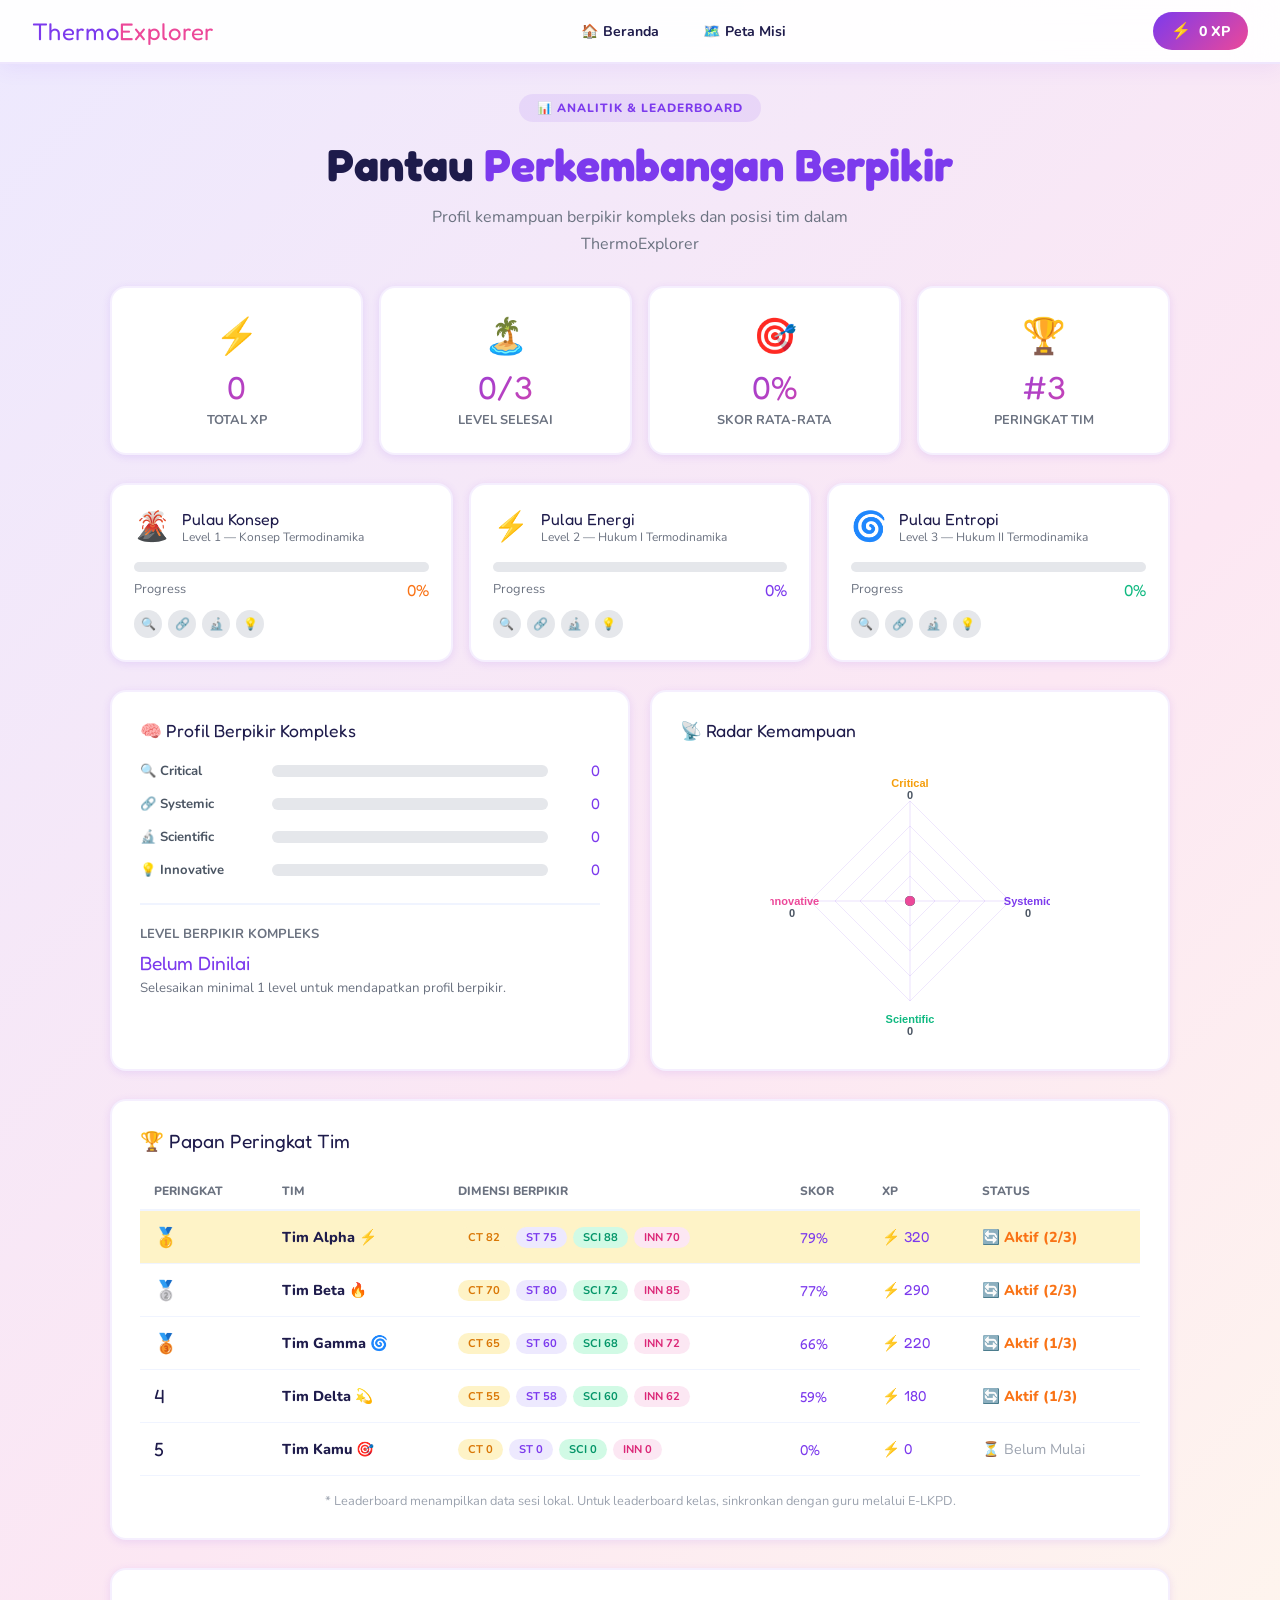
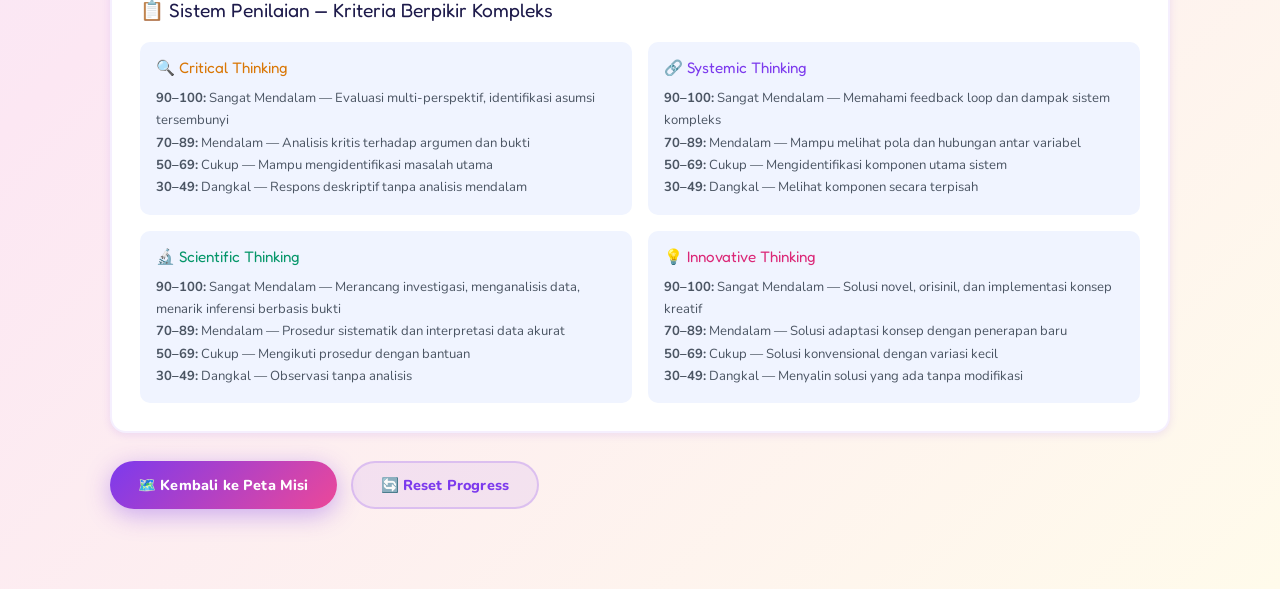
<file: thermoverse/dashboard.html>
<!DOCTYPE html>
<html lang="id">
<head>
  <meta charset="UTF-8">
  <meta name="viewport" content="width=device-width, initial-scale=1.0">
  <title>Leaderboard & Analitik — ThermoExplorer</title>
  <link rel="stylesheet" href="css/style.css">
  <style>
    .dash-page { background: linear-gradient(135deg,#EDE9FE 0%,#FCE7F3 50%,#FFFBEB 100%); min-height:100vh; }
    .dash-wrapper { max-width:1100px; margin:0 auto; padding:30px 20px 80px; }

    /* Top Stats */
    .top-stats { display:grid; grid-template-columns:repeat(4,1fr); gap:16px; margin-bottom:28px; }
    .stat-card {
      background:white; border-radius:var(--radius-md); padding:24px;
      box-shadow:var(--shadow-sm); border:2px solid rgba(124,58,237,0.08);
      text-align:center; transition:all 0.3s;
    }
    .stat-card:hover { transform:translateY(-4px); box-shadow:var(--shadow-md); }
    .stat-icon { font-size:2.2rem; margin-bottom:8px; }
    .stat-val {
      font-family:var(--font-heading); font-size:2rem;
      background:linear-gradient(135deg,var(--primary),var(--pink));
      -webkit-background-clip:text;-webkit-text-fill-color:transparent;background-clip:text;
    }
    .stat-label { font-size:0.8rem; color:#6B7280; font-weight:700; text-transform:uppercase; margin-top:4px; }

    /* Radar Chart */
    .charts-row { display:grid; grid-template-columns:1fr 1fr; gap:20px; margin-bottom:28px; }
    .chart-card { background:white; border-radius:var(--radius-md); padding:28px; box-shadow:var(--shadow-sm); border:2px solid rgba(124,58,237,0.08); }
    .chart-title { font-family:var(--font-heading); font-size:1.1rem; color:var(--text); margin-bottom:20px; }
    canvas.chart { display:block; margin:0 auto; }

    /* Leaderboard */
    .lb-card { background:white; border-radius:var(--radius-md); padding:28px; box-shadow:var(--shadow-sm); border:2px solid rgba(124,58,237,0.08); margin-bottom:28px; }
    .lb-title { font-family:var(--font-heading); font-size:1.2rem; margin-bottom:20px; color:var(--text); }
    .lb-table { width:100%; border-collapse:collapse; }
    .lb-table th { text-align:left; font-size:0.75rem; font-weight:800; color:#6B7280; text-transform:uppercase; padding:10px 14px; border-bottom:2px solid var(--bg); }
    .lb-table td { padding:14px; border-bottom:1.5px solid var(--bg); font-size:0.9rem; vertical-align:middle; }
    .lb-table tr:hover td { background:var(--bg); }
    .lb-rank { font-family:var(--font-heading); font-size:1.2rem; }
    .lb-rank.r1 { color:#F59E0B; } .lb-rank.r2 { color:#9CA3AF; } .lb-rank.r3 { color:#B45309; }
    .lb-team { font-weight:800; color:var(--text); }
    .lb-badge-row { display:flex; gap:6px; flex-wrap:wrap; }
    .lb-chip { padding:3px 10px; border-radius:20px; font-size:0.7rem; font-weight:700; }
    .lb-score { font-family:var(--font-heading); font-size:1.1rem; color:var(--primary); }

    /* Zone Progress */
    .zones-progress { display:grid; grid-template-columns:repeat(3,1fr); gap:16px; margin-bottom:28px; }
    .zone-progress-card { background:white; border-radius:var(--radius-md); padding:22px; box-shadow:var(--shadow-sm); border:2px solid rgba(124,58,237,0.08); }
    .zp-header { display:flex; align-items:center; gap:12px; margin-bottom:16px; }
    .zp-icon { font-size:1.8rem; }
    .zp-name { font-family:var(--font-heading); font-size:1rem; color:var(--text); }
    .zp-bar { height:10px; background:#E5E7EB; border-radius:10px; overflow:hidden; margin-bottom:8px; }
    .zp-fill { height:100%; border-radius:10px; transition:width 1s ease; }
    .zp-challenges { display:flex; gap:6px; flex-wrap:wrap; }
    .zp-challenge-dot { width:28px; height:28px; border-radius:50%; display:flex; align-items:center; justify-content:center; font-size:0.75rem; font-weight:800; }
    .dot-done { background:#D1FAE5; color:#059669; }
    .dot-todo { background:#E5E7EB; color:#9CA3AF; }

    /* Think Profile */
    .think-bars { display:flex; flex-direction:column; gap:14px; margin-top:8px; }
    .think-bar-row { display:flex; align-items:center; gap:12px; }
    .think-bar-label { min-width:120px; font-size:0.82rem; font-weight:700; color:#4B5563; }
    .think-bar-track { flex:1; height:12px; background:#E5E7EB; border-radius:10px; overflow:hidden; }
    .think-bar-fill { height:100%; border-radius:10px; transition:width 1s ease; }
    .think-bar-val { min-width:40px; text-align:right; font-family:var(--font-heading); font-size:0.95rem; color:var(--primary); }

    /* Actions */
    .dash-actions { display:flex; gap:14px; flex-wrap:wrap; margin-top:16px; }

    @media(max-width:768px){
      .top-stats{grid-template-columns:repeat(2,1fr);}
      .charts-row{grid-template-columns:1fr;}
      .zones-progress{grid-template-columns:1fr;}
    }
  </style>
</head>
<body class="dash-page">
<div id="loading-screen"><div class="energy-pulse"></div><div class="loading-text">📊 Memuat Leaderboard...</div></div>
<div id="page-transition"></div>

<nav class="nav-bar">
  <a href="index.html" class="nav-logo">Thermo<span>Explorer</span></a>
  <ul class="nav-links">
    <li><a href="index.html">🏠 Beranda</a></li>
    <li><a href="map.html">🗺️ Peta Misi</a></li>
  </ul>
  <div class="nav-xp"><span class="xp-icon">⚡</span><span class="xp-value" id="nav-xp-value">0 XP</span></div>
</nav>

<div class="page-wrapper dash-page">
  <div class="dash-wrapper">
    <div class="text-center" style="margin-bottom:28px;">
      <div class="section-tag">📊 ANALITIK & LEADERBOARD</div>
      <h1 class="section-title">Pantau <span>Perkembangan Berpikir</span></h1>
      <p class="section-subtitle">Profil kemampuan berpikir kompleks dan posisi tim dalam ThermoExplorer</p>
    </div>

    <!-- Top Stats -->
    <div class="top-stats">
      <div class="stat-card">
        <div class="stat-icon">⚡</div>
        <div class="stat-val" id="stat-xp">0</div>
        <div class="stat-label">Total XP</div>
      </div>
      <div class="stat-card">
        <div class="stat-icon">🏝️</div>
        <div class="stat-val" id="stat-levels">0/3</div>
        <div class="stat-label">Level Selesai</div>
      </div>
      <div class="stat-card">
        <div class="stat-icon">🎯</div>
        <div class="stat-val" id="stat-avg">0%</div>
        <div class="stat-label">Skor Rata-rata</div>
      </div>
      <div class="stat-card">
        <div class="stat-icon">🏆</div>
        <div class="stat-val" id="stat-rank">#1</div>
        <div class="stat-label">Peringkat Tim</div>
      </div>
    </div>

    <!-- Zone Progress -->
    <div class="zones-progress">
      <div class="zone-progress-card">
        <div class="zp-header"><div class="zp-icon">🌋</div><div><div class="zp-name">Pulau Konsep</div><div style="font-size:0.75rem;color:#6B7280;">Level 1 — Konsep Termodinamika</div></div></div>
        <div class="zp-bar"><div class="zp-fill" id="zp1" style="width:0%;background:linear-gradient(90deg,#F97316,#EF4444)"></div></div>
        <div style="display:flex;justify-content:space-between;margin-bottom:10px;"><span style="font-size:0.8rem;color:#6B7280;">Progress</span><span style="font-family:var(--font-heading);color:#F97316;" id="zp1-pct">0%</span></div>
        <div class="zp-challenges">
          <div class="zp-challenge-dot" id="zc1-ct">🔍</div>
          <div class="zp-challenge-dot" id="zc1-st">🔗</div>
          <div class="zp-challenge-dot" id="zc1-sci">🔬</div>
          <div class="zp-challenge-dot" id="zc1-inn">💡</div>
        </div>
      </div>
      <div class="zone-progress-card">
        <div class="zp-header"><div class="zp-icon">⚡</div><div><div class="zp-name">Pulau Energi</div><div style="font-size:0.75rem;color:#6B7280;">Level 2 — Hukum I Termodinamika</div></div></div>
        <div class="zp-bar"><div class="zp-fill" id="zp2" style="width:0%;background:linear-gradient(90deg,#7C3AED,#0EA5E9)"></div></div>
        <div style="display:flex;justify-content:space-between;margin-bottom:10px;"><span style="font-size:0.8rem;color:#6B7280;">Progress</span><span style="font-family:var(--font-heading);color:#7C3AED;" id="zp2-pct">0%</span></div>
        <div class="zp-challenges">
          <div class="zp-challenge-dot" id="zc2-ct">🔍</div>
          <div class="zp-challenge-dot" id="zc2-st">🔗</div>
          <div class="zp-challenge-dot" id="zc2-sci">🔬</div>
          <div class="zp-challenge-dot" id="zc2-inn">💡</div>
        </div>
      </div>
      <div class="zone-progress-card">
        <div class="zp-header"><div class="zp-icon">🌀</div><div><div class="zp-name">Pulau Entropi</div><div style="font-size:0.75rem;color:#6B7280;">Level 3 — Hukum II Termodinamika</div></div></div>
        <div class="zp-bar"><div class="zp-fill" id="zp3" style="width:0%;background:linear-gradient(90deg,#10B981,#06B6D4)"></div></div>
        <div style="display:flex;justify-content:space-between;margin-bottom:10px;"><span style="font-size:0.8rem;color:#6B7280;">Progress</span><span style="font-family:var(--font-heading);color:#10B981;" id="zp3-pct">0%</span></div>
        <div class="zp-challenges">
          <div class="zp-challenge-dot" id="zc3-ct">🔍</div>
          <div class="zp-challenge-dot" id="zc3-st">🔗</div>
          <div class="zp-challenge-dot" id="zc3-sci">🔬</div>
          <div class="zp-challenge-dot" id="zc3-inn">💡</div>
        </div>
      </div>
    </div>

    <!-- Charts Row -->
    <div class="charts-row">
      <!-- Think Profile Bars -->
      <div class="chart-card">
        <div class="chart-title">🧠 Profil Berpikir Kompleks</div>
        <div class="think-bars">
          <div class="think-bar-row">
            <div class="think-bar-label">🔍 Critical</div>
            <div class="think-bar-track"><div class="think-bar-fill" id="tb-ct" style="width:0%;background:linear-gradient(90deg,#F59E0B,#D97706)"></div></div>
            <div class="think-bar-val" id="tv-ct">0</div>
          </div>
          <div class="think-bar-row">
            <div class="think-bar-label">🔗 Systemic</div>
            <div class="think-bar-track"><div class="think-bar-fill" id="tb-st" style="width:0%;background:linear-gradient(90deg,#7C3AED,#A78BFA)"></div></div>
            <div class="think-bar-val" id="tv-st">0</div>
          </div>
          <div class="think-bar-row">
            <div class="think-bar-label">🔬 Scientific</div>
            <div class="think-bar-track"><div class="think-bar-fill" id="tb-sci" style="width:0%;background:linear-gradient(90deg,#10B981,#34D399)"></div></div>
            <div class="think-bar-val" id="tv-sci">0</div>
          </div>
          <div class="think-bar-row">
            <div class="think-bar-label">💡 Innovative</div>
            <div class="think-bar-track"><div class="think-bar-fill" id="tb-inn" style="width:0%;background:linear-gradient(90deg,#EC4899,#F9A8D4)"></div></div>
            <div class="think-bar-val" id="tv-inn">0</div>
          </div>
        </div>

        <div style="margin-top:24px;padding-top:20px;border-top:2px solid var(--bg);">
          <div style="font-size:0.82rem;color:#6B7280;margin-bottom:8px;font-weight:700;">LEVEL BERPIKIR KOMPLEKS</div>
          <div id="think-level" style="font-family:var(--font-heading);font-size:1.2rem;color:var(--primary);">Belum Dinilai</div>
          <div id="think-desc" style="font-size:0.83rem;color:#6B7280;margin-top:4px;">Selesaikan minimal 1 level untuk mendapatkan profil berpikir.</div>
        </div>
      </div>

      <!-- Radar Chart -->
      <div class="chart-card">
        <div class="chart-title">📡 Radar Kemampuan</div>
        <canvas class="chart" id="radar-chart" width="280" height="280"></canvas>
      </div>
    </div>

    <!-- Leaderboard -->
    <div class="lb-card">
      <div class="lb-title">🏆 Papan Peringkat Tim</div>
      <table class="lb-table">
        <thead>
          <tr>
            <th>Peringkat</th>
            <th>Tim</th>
            <th>Dimensi Berpikir</th>
            <th>Skor</th>
            <th>XP</th>
            <th>Status</th>
          </tr>
        </thead>
        <tbody id="lb-body">
          <!-- Populated by JS -->
        </tbody>
      </table>
      <div style="margin-top:16px;font-size:0.8rem;color:#9CA3AF;text-align:center;">* Leaderboard menampilkan data sesi lokal. Untuk leaderboard kelas, sinkronkan dengan guru melalui E-LKPD.</div>
    </div>

    <!-- Kriteria Penilaian -->
    <div class="lb-card">
      <div class="lb-title">📋 Sistem Penilaian — Kriteria Berpikir Kompleks</div>
      <div style="display:grid;grid-template-columns:repeat(2,1fr);gap:16px;">
        <div style="background:var(--bg);border-radius:var(--radius-sm);padding:16px;">
          <div style="font-family:var(--font-heading);font-size:0.95rem;color:#D97706;margin-bottom:10px;">🔍 Critical Thinking</div>
          <div style="font-size:0.82rem;color:#4B5563;line-height:1.7;">
            <strong>90–100:</strong> Sangat Mendalam — Evaluasi multi-perspektif, identifikasi asumsi tersembunyi<br>
            <strong>70–89:</strong> Mendalam — Analisis kritis terhadap argumen dan bukti<br>
            <strong>50–69:</strong> Cukup — Mampu mengidentifikasi masalah utama<br>
            <strong>30–49:</strong> Dangkal — Respons deskriptif tanpa analisis mendalam
          </div>
        </div>
        <div style="background:var(--bg);border-radius:var(--radius-sm);padding:16px;">
          <div style="font-family:var(--font-heading);font-size:0.95rem;color:#7C3AED;margin-bottom:10px;">🔗 Systemic Thinking</div>
          <div style="font-size:0.82rem;color:#4B5563;line-height:1.7;">
            <strong>90–100:</strong> Sangat Mendalam — Memahami feedback loop dan dampak sistem kompleks<br>
            <strong>70–89:</strong> Mendalam — Mampu melihat pola dan hubungan antar variabel<br>
            <strong>50–69:</strong> Cukup — Mengidentifikasi komponen utama sistem<br>
            <strong>30–49:</strong> Dangkal — Melihat komponen secara terpisah
          </div>
        </div>
        <div style="background:var(--bg);border-radius:var(--radius-sm);padding:16px;">
          <div style="font-family:var(--font-heading);font-size:0.95rem;color:#059669;margin-bottom:10px;">🔬 Scientific Thinking</div>
          <div style="font-size:0.82rem;color:#4B5563;line-height:1.7;">
            <strong>90–100:</strong> Sangat Mendalam — Merancang investigasi, menganalisis data, menarik inferensi berbasis bukti<br>
            <strong>70–89:</strong> Mendalam — Prosedur sistematik dan interpretasi data akurat<br>
            <strong>50–69:</strong> Cukup — Mengikuti prosedur dengan bantuan<br>
            <strong>30–49:</strong> Dangkal — Observasi tanpa analisis
          </div>
        </div>
        <div style="background:var(--bg);border-radius:var(--radius-sm);padding:16px;">
          <div style="font-family:var(--font-heading);font-size:0.95rem;color:#DB2777;margin-bottom:10px;">💡 Innovative Thinking</div>
          <div style="font-size:0.82rem;color:#4B5563;line-height:1.7;">
            <strong>90–100:</strong> Sangat Mendalam — Solusi novel, orisinil, dan implementasi konsep kreatif<br>
            <strong>70–89:</strong> Mendalam — Solusi adaptasi konsep dengan penerapan baru<br>
            <strong>50–69:</strong> Cukup — Solusi konvensional dengan variasi kecil<br>
            <strong>30–49:</strong> Dangkal — Menyalin solusi yang ada tanpa modifikasi
          </div>
        </div>
      </div>
    </div>

    <div class="dash-actions">
      <a href="map.html" class="btn btn-primary">🗺️ Kembali ke Peta Misi</a>
      <button class="btn btn-ghost" onclick="resetGame()">🔄 Reset Progress</button>
    </div>
  </div>
</div>

<script src="js/game.js"></script>
<script>
function renderDashboard() {
  const state = ThermoGame.loadState();

  // Nav XP
  const nxp = document.getElementById('nav-xp-value');
  if (nxp) nxp.textContent = state.xp + ' XP';

  document.getElementById('stat-xp').textContent = state.xp;

  // Levels done
  const done = ['zone1','zone2','zone3'].filter(k => state.zones[k]?.completed).length;
  document.getElementById('stat-levels').textContent = done + '/3';

  // Avg score
  const scores = ['zone1','zone2','zone3'].map(k => state.zones[k]?.score || 0);
  const avg = done > 0 ? Math.round(scores.reduce((a,b) => a+b,0) / 3) : 0;
  document.getElementById('stat-avg').textContent = avg + '%';
  document.getElementById('stat-rank').textContent = avg >= 80 ? '#1' : avg >= 60 ? '#2' : '#3';

  // Zone progress
  [['zp1','zone1','0.8rem'],['zp2','zone2',''],['zp3','zone3','']].forEach(([id,key], i) => {
    const s = state.zones[key]?.score || 0;
    const pbar = document.getElementById(['zp1','zp2','zp3'][i]);
    const ppct = document.getElementById(['zp1-pct','zp2-pct','zp3-pct'][i]);
    if (pbar) pbar.style.width = s + '%';
    if (ppct) ppct.textContent = s + '%';

    const challenged = state.zones[key]?.completed;
    ['ct','st','sci','inn'].forEach(c => {
      const dot = document.getElementById('zc' + (i+1) + '-' + c);
      if (dot) dot.className = 'zp-challenge-dot ' + (challenged ? 'dot-done' : 'dot-todo');
    });
  });

  // Think scores (aggregate from all zones)
  const thinkScores = { ct:0, st:0, sci:0, inn:0 };
  let count = 0;
  ['zone1','zone2','zone3'].forEach(k => {
    const zs = state.zones[k]?.scores?.all;
    if (zs && typeof zs === 'object') {
      ['ct','st','sci','inn'].forEach(d => { thinkScores[d] += (zs[d] || 0); });
      count++;
    }
  });
  if (count > 0) {
    ['ct','st','sci','inn'].forEach(d => { thinkScores[d] = Math.round(thinkScores[d] / count); });
  }

  ['ct','st','sci','inn'].forEach(d => {
    const bar = document.getElementById('tb-' + d);
    const val = document.getElementById('tv-' + d);
    if (bar) bar.style.width = thinkScores[d] + '%';
    if (val) val.textContent = thinkScores[d];
  });

  // Think level
  const avgThink = Math.round(Object.values(thinkScores).reduce((a,b)=>a+b,0)/4);
  const lvlEl = document.getElementById('think-level');
  const dscEl = document.getElementById('think-desc');
  if (avgThink >= 85) { lvlEl.textContent = '🌟 Penjelajah Kompleks'; dscEl.textContent = 'Kemampuan berpikir kompleks sangat tinggi di semua dimensi.'; }
  else if (avgThink >= 70) { lvlEl.textContent = '🚀 Agen Handal'; dscEl.textContent = 'Kemampuan analisis dan inovasi berkembang pesat.'; }
  else if (avgThink >= 50) { lvlEl.textContent = '🔭 Penjelajah Muda'; dscEl.textContent = 'Fondasi berpikir kompleks sedang dibangun.'; }
  else if (count > 0) { lvlEl.textContent = '🌱 Calon Agen'; dscEl.textContent = 'Terus berlatih untuk mengembangkan kemampuan berpikir!'; }

  // Radar
  drawRadar(thinkScores);

  // Leaderboard
  const lbData = [
    { team: (state.playerName && state.playerName !== 'Agent' ? state.playerName + ' 🎯' : 'Tim Kamu 🎯'), ct: thinkScores.ct, st: thinkScores.st, sci: thinkScores.sci, inn: thinkScores.inn, xp: state.xp, done },
    { team: 'Tim Alpha ⚡', ct:82, st:75, sci:88, inn:70, xp:320, done:2 },
    { team: 'Tim Beta 🔥', ct:70, st:80, sci:72, inn:85, xp:290, done:2 },
    { team: 'Tim Gamma 🌀', ct:65, st:60, sci:68, inn:72, xp:220, done:1 },
    { team: 'Tim Delta 💫', ct:55, st:58, sci:60, inn:62, xp:180, done:1 },
  ];
  lbData.sort((a,b) => b.xp - a.xp);

  const tbody = document.getElementById('lb-body');
  if (!tbody) return;
  tbody.innerHTML = '';
  lbData.forEach((t, i) => {
    const rankStr = i === 0 ? '🥇' : i === 1 ? '🥈' : i === 2 ? '🥉' : (i+1)+'';
    const avgS = Math.round((t.ct+t.st+t.sci+t.inn)/4);
    const status = t.done >= 3 ? '<span style="color:#059669;font-weight:800;">✅ Selesai</span>' : t.done > 0 ? '<span style="color:#F97316;font-weight:800;">🔄 Aktif ('+t.done+'/3)</span>' : '<span style="color:#9CA3AF;">⏳ Belum Mulai</span>';
    tbody.innerHTML += `<tr style="${i===0?'background:#FEF3C7;':''}">
      <td><span class="lb-rank ${i===0?'r1':i===1?'r2':i===2?'r3':''}">${rankStr}</span></td>
      <td class="lb-team">${t.team}</td>
      <td><div class="lb-badge-row">
        <span class="lb-chip" style="background:#FEF3C7;color:#D97706;">CT ${t.ct}</span>
        <span class="lb-chip" style="background:#EDE9FE;color:#7C3AED;">ST ${t.st}</span>
        <span class="lb-chip" style="background:#D1FAE5;color:#059669;">SCI ${t.sci}</span>
        <span class="lb-chip" style="background:#FCE7F3;color:#DB2777;">INN ${t.inn}</span>
      </div></td>
      <td class="lb-score">${avgS}%</td>
      <td><span style="font-family:var(--font-heading);color:var(--primary);">⚡ ${t.xp}</span></td>
      <td>${status}</td>
    </tr>`;
  });
}

function drawRadar(scores) {
  const canvas = document.getElementById('radar-chart');
  if (!canvas) return;
  const ctx = canvas.getContext('2d');
  const W = 280, H = 280, cx = W/2, cy = H/2, R = 100;
  const labels = ['Critical','Systemic','Scientific','Innovative'];
  const vals = [scores.ct, scores.st, scores.sci, scores.inn].map(v => v / 100);
  const angles = labels.map((_,i) => (i / labels.length) * Math.PI * 2 - Math.PI/2);
  const colors = ['#F59E0B','#7C3AED','#10B981','#EC4899'];

  ctx.clearRect(0, 0, W, H);

  // Background web
  [0.25,0.5,0.75,1].forEach(level => {
    ctx.beginPath();
    angles.forEach((a, i) => {
      const x = cx + Math.cos(a) * R * level, y = cy + Math.sin(a) * R * level;
      i === 0 ? ctx.moveTo(x, y) : ctx.lineTo(x, y);
    });
    ctx.closePath();
    ctx.strokeStyle = 'rgba(124,58,237,0.12)';
    ctx.lineWidth = 1;
    ctx.stroke();
  });

  // Axis lines
  angles.forEach(a => {
    ctx.beginPath();
    ctx.moveTo(cx, cy);
    ctx.lineTo(cx + Math.cos(a) * R, cy + Math.sin(a) * R);
    ctx.strokeStyle = 'rgba(124,58,237,0.15)';
    ctx.lineWidth = 1;
    ctx.stroke();
  });

  // Data polygon
  ctx.beginPath();
  angles.forEach((a, i) => {
    const x = cx + Math.cos(a) * R * vals[i], y = cy + Math.sin(a) * R * vals[i];
    i === 0 ? ctx.moveTo(x, y) : ctx.lineTo(x, y);
  });
  ctx.closePath();
  ctx.fillStyle = 'rgba(124,58,237,0.18)';
  ctx.fill();
  ctx.strokeStyle = '#7C3AED';
  ctx.lineWidth = 2.5;
  ctx.stroke();

  // Data points
  angles.forEach((a, i) => {
    const x = cx + Math.cos(a) * R * vals[i], y = cy + Math.sin(a) * R * vals[i];
    ctx.beginPath();
    ctx.arc(x, y, 5, 0, Math.PI*2);
    ctx.fillStyle = colors[i];
    ctx.fill();
  });

  // Labels
  ctx.font = 'bold 11px Nunito, sans-serif';
  ctx.textAlign = 'center';
  angles.forEach((a, i) => {
    const offset = 18;
    const x = cx + Math.cos(a) * (R + offset), y = cy + Math.sin(a) * (R + offset);
    ctx.fillStyle = colors[i];
    ctx.fillText(labels[i], x, y + 4);
    ctx.fillStyle = '#4B5563';
    ctx.fillText((vals[i] * 100).toFixed(0), x, y + 16);
  });
}

function resetGame() {
  if (confirm('🔄 Reset semua progress? Data XP dan skor akan dihapus.')) {
    ThermoGame.resetState();
    // Clear all saved answers
    Object.keys(localStorage).forEach(k => {
      if(k.startsWith('ans_')) localStorage.removeItem(k);
    });
    renderDashboard();
    alert('✅ Progress direset. Selamat memulai petualangan baru!');
  }
}

document.addEventListener('DOMContentLoaded', () => {
  setTimeout(() => { document.getElementById('loading-screen').classList.add('hidden'); }, 1000);
  renderDashboard();
});

document.querySelectorAll('a[href]').forEach(link => {
  link.addEventListener('click', e => {
    const href = link.getAttribute('href');
    if (href && !href.startsWith('#') && !href.startsWith('http')) {
      e.preventDefault();
      document.getElementById('page-transition').style.opacity = 1;
      setTimeout(() => { window.location.href = href; }, 350);
    }
  });
});
</script>
</body>
</html>
</file>
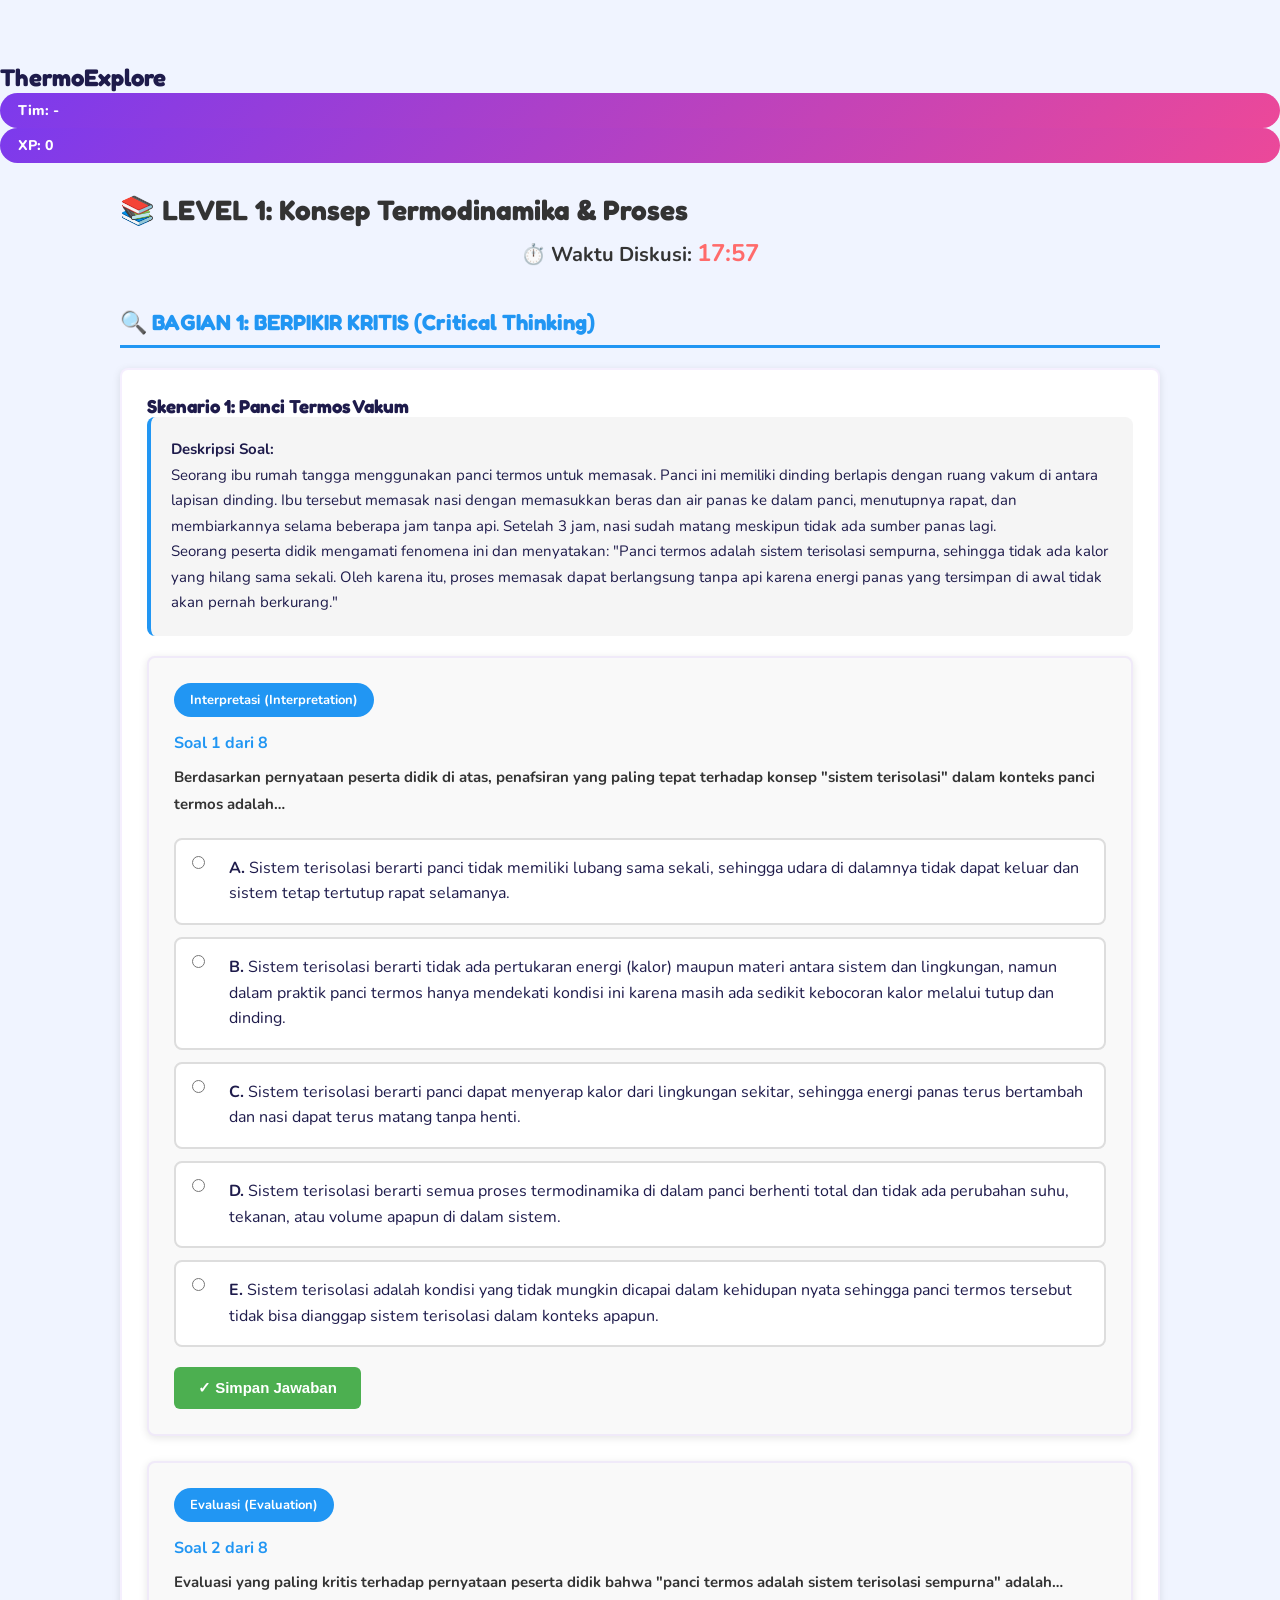
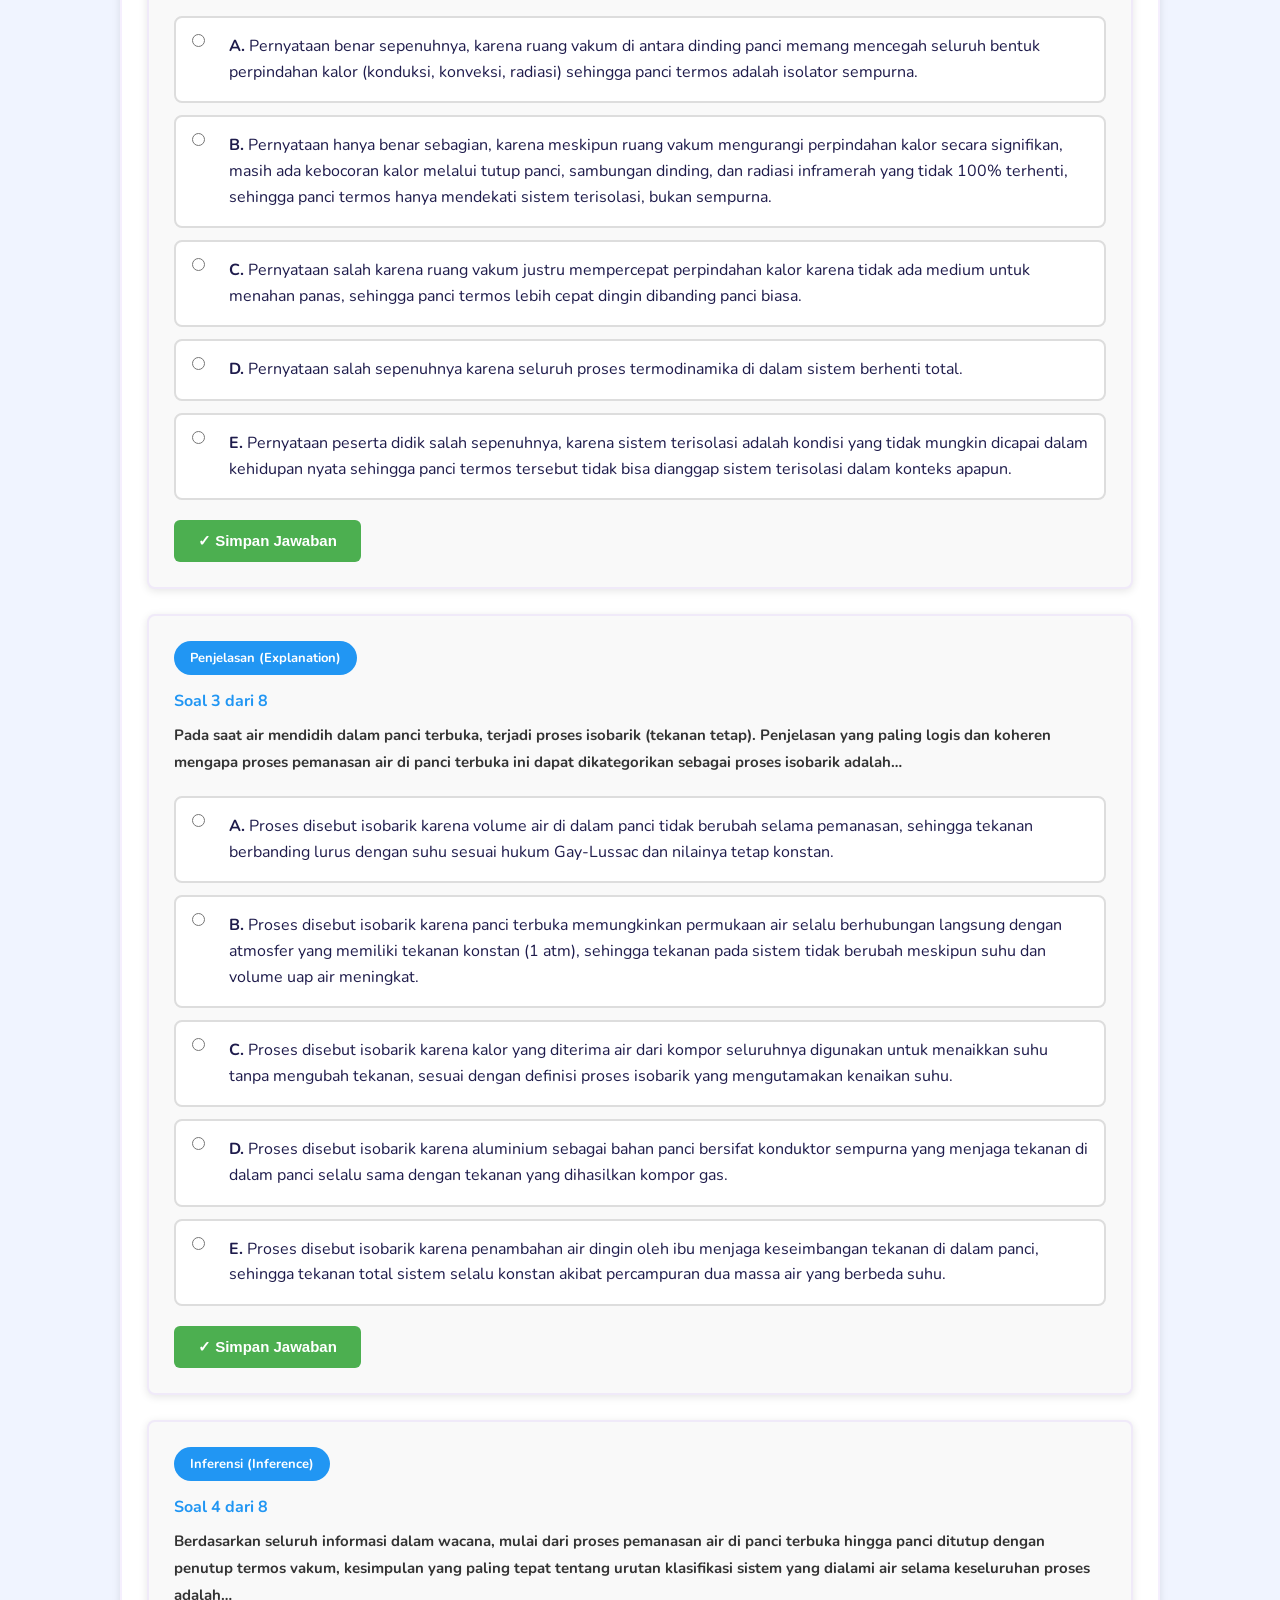
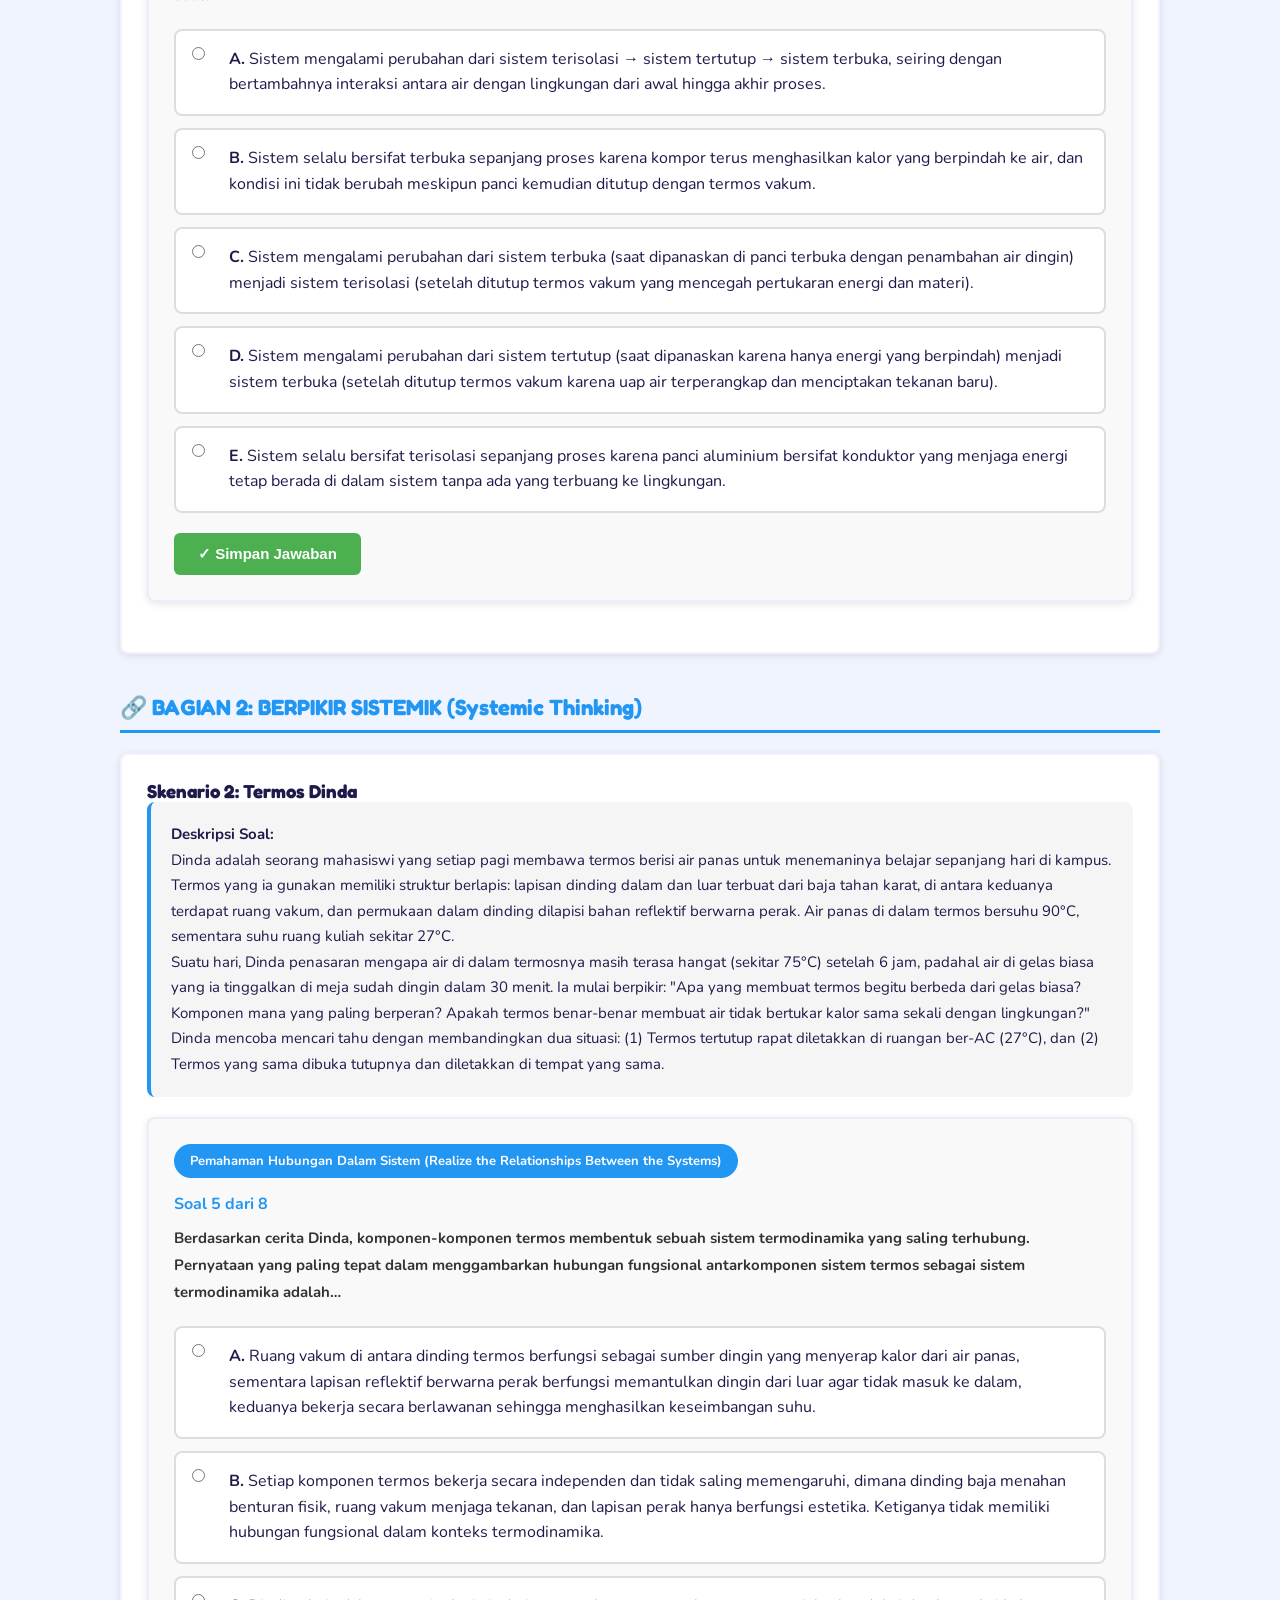
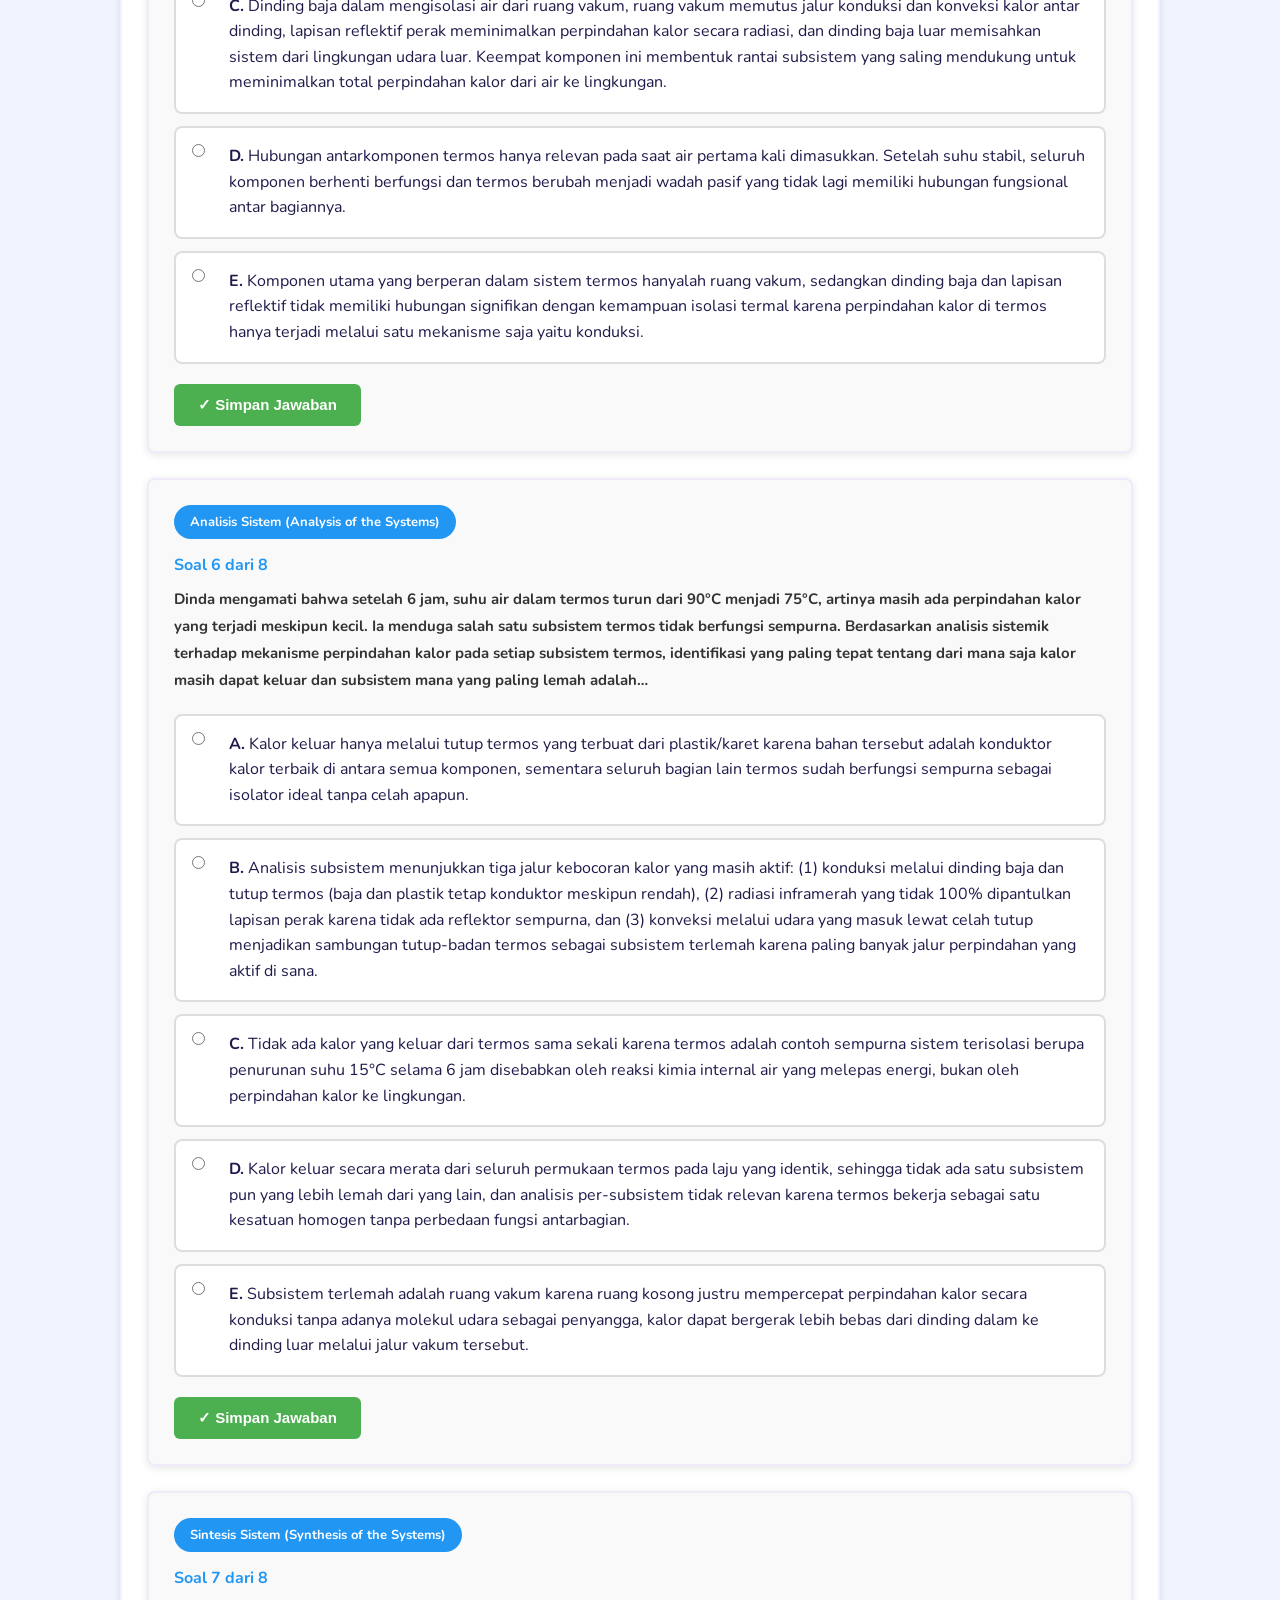
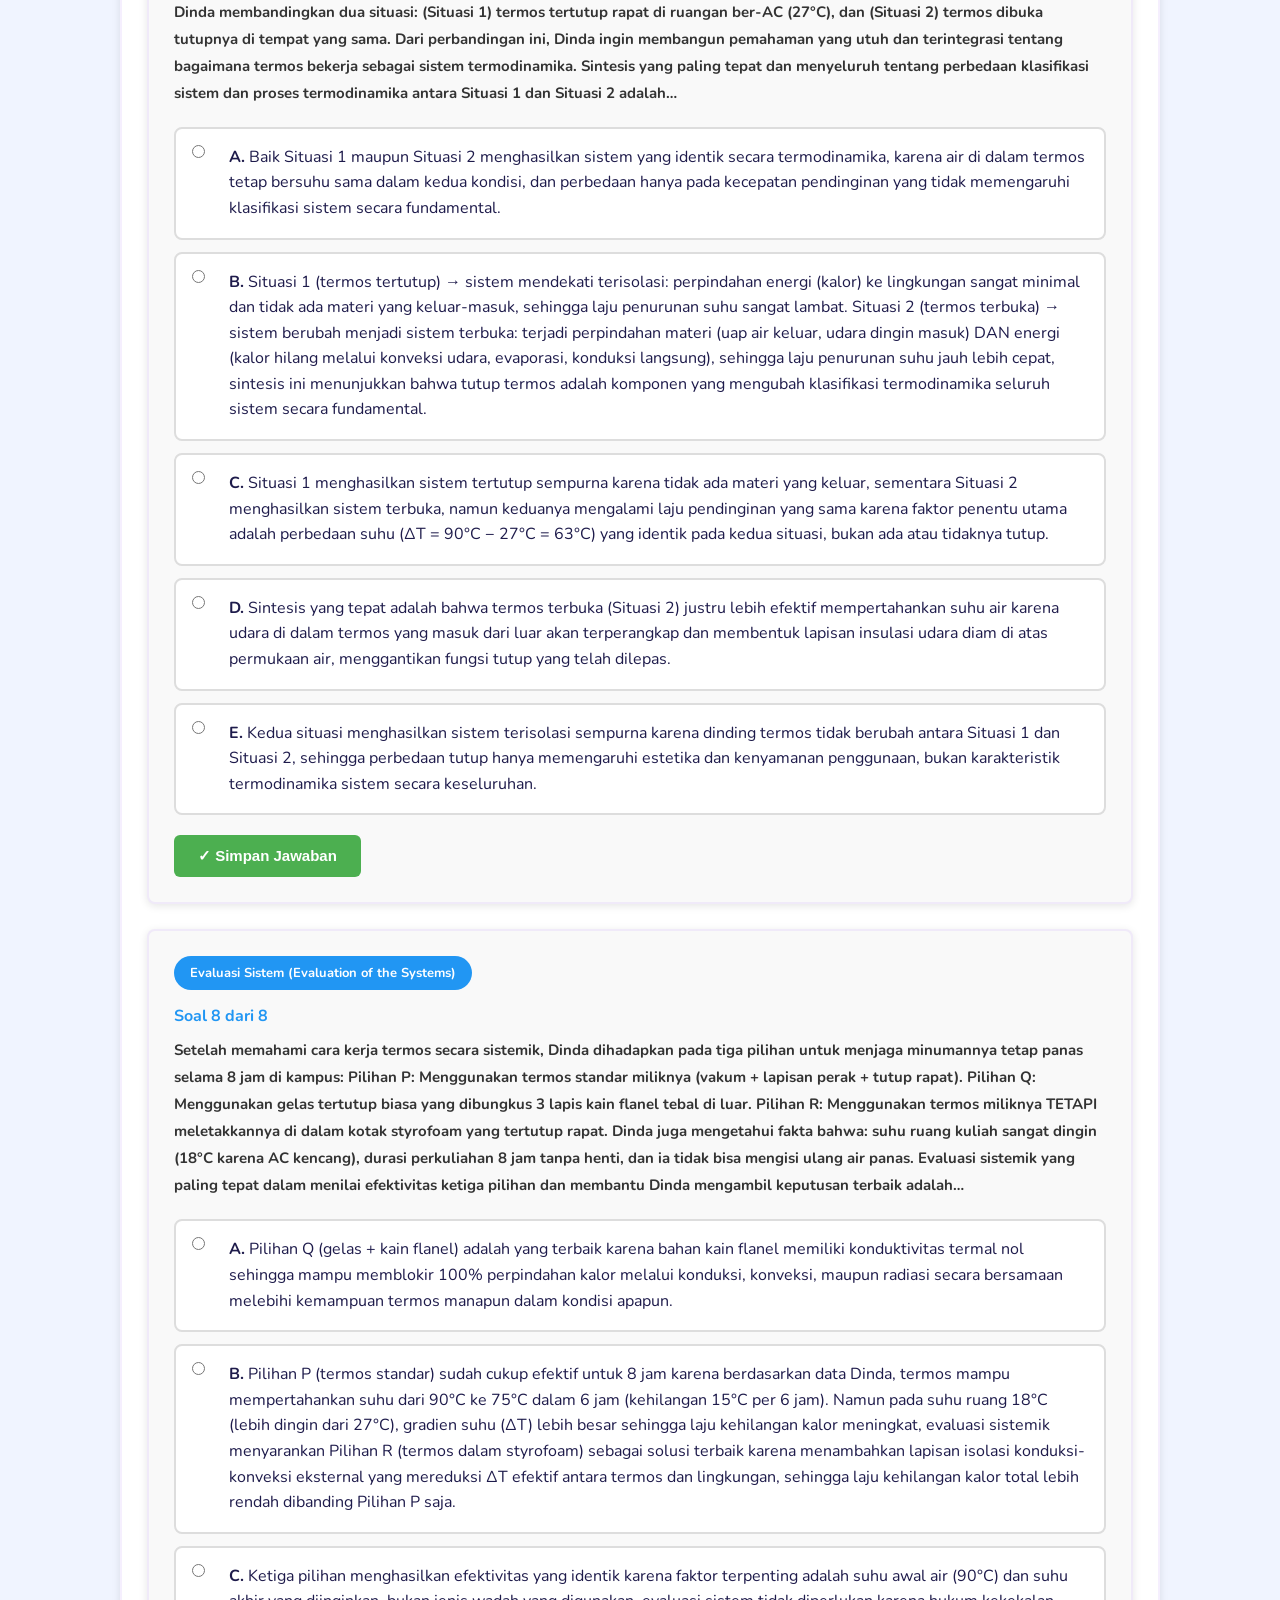
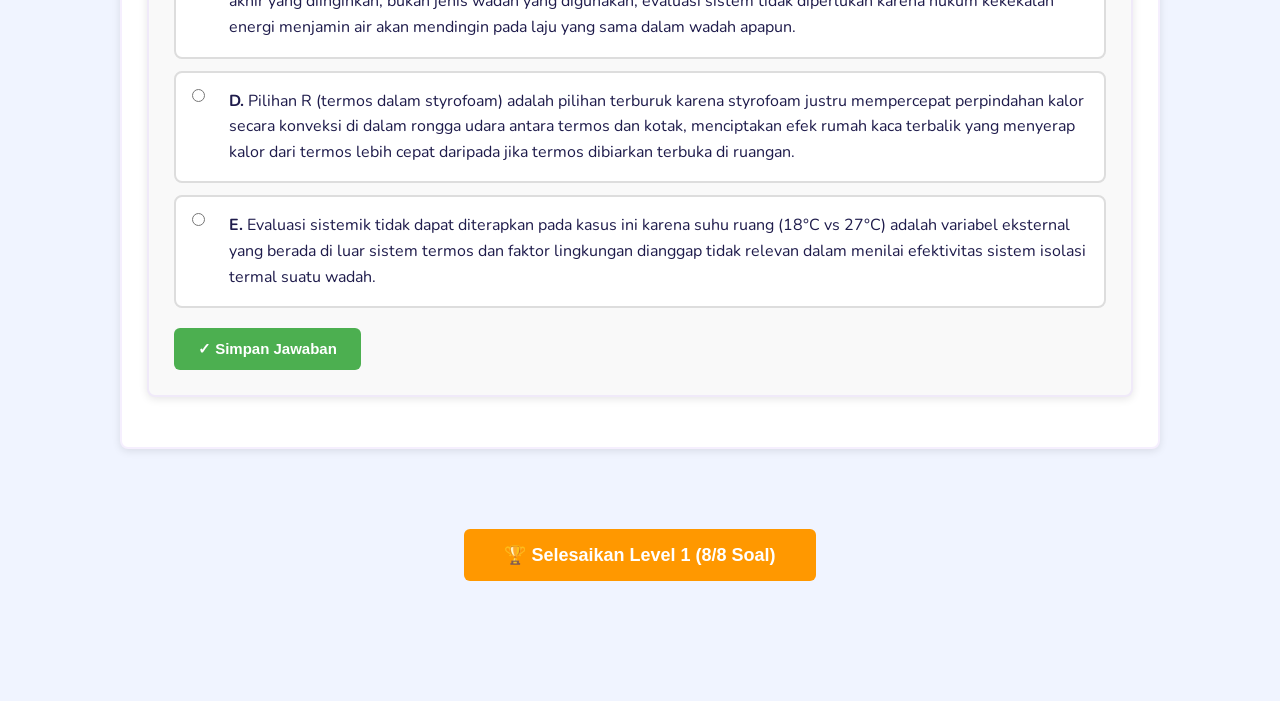
<file: thermoverse/level1.html>
<!DOCTYPE html>
<html lang="id">
<head>
    <meta charset="UTF-8">
    <meta name="viewport" content="width=device-width, initial-scale=1.0">
    <title>Level 1 - ThermoExplore</title>
    <link rel="stylesheet" href="css/style.css">
    <link rel="stylesheet" href="css/quiz.css">
    <style>
        .scenario-text {
            background: #f5f5f5;
            padding: 20px;
            border-radius: 8px;
            margin-bottom: 20px;
            line-height: 1.7;
            font-size: 15px;
            border-left: 4px solid #2196F3;
        }
        .indicator-label {
            display: inline-block;
            background: #2196F3;
            color: white;
            padding: 8px 16px;
            border-radius: 20px;
            font-size: 13px;
            font-weight: bold;
            margin-bottom: 15px;
        }
        .question-text {
            margin-bottom: 20px;
            line-height: 1.8;
            font-size: 15px;
            color: #333;
        }
        .options-container {
            display: flex;
            flex-direction: column;
            gap: 12px;
            margin-bottom: 20px;
        }
        .option {
            padding: 16px;
            border: 2px solid #ddd;
            border-radius: 8px;
            cursor: pointer;
            transition: all 0.3s;
            background: white;
        }
        .option:hover {
            border-color: #2196F3;
            background: #f0f7ff;
        }
        .option input[type="radio"] {
            margin-right: 12px;
            cursor: pointer;
        }
        .option label {
            cursor: pointer;
            display: flex;
            align-items: flex-start;
            gap: 12px;
        }
        .option-text {
            flex: 1;
            line-height: 1.6;
            word-wrap: break-word;
        }
        .challenge-card {
            background: white;
            border-radius: 8px;
            padding: 25px;
            margin-bottom: 25px;
            box-shadow: 0 2px 8px rgba(0,0,0,0.1);
        }
        .timer-section {
            text-align: center;
            margin-bottom: 30px;
            font-size: 20px;
            font-weight: bold;
            color: #333;
        }
        .timer {
            color: #ff6b6b;
            font-size: 24px;
        }
        .btn-submit {
            background: #4CAF50;
            color: white;
            padding: 12px 24px;
            border: none;
            border-radius: 6px;
            cursor: pointer;
            font-size: 15px;
            font-weight: bold;
            transition: background 0.3s;
        }
        .btn-submit:hover {
            background: #45a049;
        }
        .btn-complete {
            background: #ff9800;
            color: white;
            padding: 15px 40px;
            border: none;
            border-radius: 6px;
            cursor: pointer;
            font-size: 18px;
            font-weight: bold;
            margin-top: 40px;
        }
        .btn-complete:hover {
            background: #e68900;
        }
        .level-title {
            font-size: 28px;
            font-weight: bold;
            color: #333;
            margin-bottom: 10px;
        }
        .section-title {
            font-size: 22px;
            font-weight: bold;
            color: #2196F3;
            margin-top: 40px;
            margin-bottom: 20px;
            border-bottom: 3px solid #2196F3;
            padding-bottom: 10px;
        }
        .soal-number {
            font-weight: bold;
            color: #2196F3;
            margin-bottom: 10px;
        }
    </style>
</head>
<body>
    <div class="page-wrapper">
        <nav class="top-nav">
            <div class="nav-container">
                <div class="nav-left">
                    <h1 class="nav-title">ThermoExplore</h1>
                </div>
                <div class="nav-right">
                    <span id="playerName" class="nav-xp">Tim: -</span>
                    <span id="navXP" class="nav-xp">XP: 0</span>
                </div>
            </div>
        </nav>

        <div class="challenge-page">
            <div class="challenge-wrapper">
                <div class="level-title">📚 LEVEL 1: Konsep Termodinamika & Proses</div>
                
                <div class="timer-section">
                    ⏱️ Waktu Diskusi: <span class="timer" id="timer">18:00</span>
                </div>

                <!-- ============ CRITICAL THINKING ============ -->
                <div class="section-title">🔍 BAGIAN 1: BERPIKIR KRITIS (Critical Thinking)</div>
                <div class="challenge-card">
                    <h3>Skenario 1: Panci Termos Vakum</h3>
                    <div class="scenario-text">
                        <p><strong>Deskripsi Soal:</strong></p>
                        <p>Seorang ibu rumah tangga menggunakan panci termos untuk memasak. Panci ini memiliki dinding berlapis dengan ruang vakum di antara lapisan dinding. Ibu tersebut memasak nasi dengan memasukkan beras dan air panas ke dalam panci, menutupnya rapat, dan membiarkannya selama beberapa jam tanpa api. Setelah 3 jam, nasi sudah matang meskipun tidak ada sumber panas lagi.</p>
                        <p>Seorang peserta didik mengamati fenomena ini dan menyatakan: "Panci termos adalah sistem terisolasi sempurna, sehingga tidak ada kalor yang hilang sama sekali. Oleh karena itu, proses memasak dapat berlangsung tanpa api karena energi panas yang tersimpan di awal tidak akan pernah berkurang."</p>
                    </div>

                    <!-- Soal 1: Interpretasi -->
                    <div class="challenge-card" style="background: #f9f9f9; margin-top: 20px;">
                        <div class="indicator-label">Interpretasi (Interpretation)</div>
                        <div class="soal-number">Soal 1 dari 8</div>
                        <p class="question-text"><strong>Berdasarkan pernyataan peserta didik di atas, penafsiran yang paling tepat terhadap konsep "sistem terisolasi" dalam konteks panci termos adalah…</strong></p>
                        <div class="options-container">
                            <div class="option">
                                <label>
                                    <input type="radio" name="q1" value="A">
                                    <span class="option-text"><strong>A.</strong> Sistem terisolasi berarti panci tidak memiliki lubang sama sekali, sehingga udara di dalamnya tidak dapat keluar dan sistem tetap tertutup rapat selamanya.</span>
                                </label>
                            </div>
                            <div class="option">
                                <label>
                                    <input type="radio" name="q1" value="B">
                                    <span class="option-text"><strong>B.</strong> Sistem terisolasi berarti tidak ada pertukaran energi (kalor) maupun materi antara sistem dan lingkungan, namun dalam praktik panci termos hanya mendekati kondisi ini karena masih ada sedikit kebocoran kalor melalui tutup dan dinding.</span>
                                </label>
                            </div>
                            <div class="option">
                                <label>
                                    <input type="radio" name="q1" value="C">
                                    <span class="option-text"><strong>C.</strong> Sistem terisolasi berarti panci dapat menyerap kalor dari lingkungan sekitar, sehingga energi panas terus bertambah dan nasi dapat terus matang tanpa henti.</span>
                                </label>
                            </div>
                            <div class="option">
                                <label>
                                    <input type="radio" name="q1" value="D">
                                    <span class="option-text"><strong>D.</strong> Sistem terisolasi berarti semua proses termodinamika di dalam panci berhenti total dan tidak ada perubahan suhu, tekanan, atau volume apapun di dalam sistem.</span>
                                </label>
                            </div>
                            <div class="option">
                                <label>
                                    <input type="radio" name="q1" value="E">
                                    <span class="option-text"><strong>E.</strong> Sistem terisolasi adalah kondisi yang tidak mungkin dicapai dalam kehidupan nyata sehingga panci termos tersebut tidak bisa dianggap sistem terisolasi dalam konteks apapun.</span>
                                </label>
                            </div>
                        </div>
                        <button class="btn-submit" onclick="submitAnswer('q1')">✓ Simpan Jawaban</button>
                    </div>

                    <!-- Soal 2: Evaluasi -->
                    <div class="challenge-card" style="background: #f9f9f9; margin-top: 20px;">
                        <div class="indicator-label">Evaluasi (Evaluation)</div>
                        <div class="soal-number">Soal 2 dari 8</div>
                        <p class="question-text"><strong>Evaluasi yang paling kritis terhadap pernyataan peserta didik bahwa "panci termos adalah sistem terisolasi sempurna" adalah…</strong></p>
                        <div class="options-container">
                            <div class="option">
                                <label>
                                    <input type="radio" name="q2" value="A">
                                    <span class="option-text"><strong>A.</strong> Pernyataan benar sepenuhnya, karena ruang vakum di antara dinding panci memang mencegah seluruh bentuk perpindahan kalor (konduksi, konveksi, radiasi) sehingga panci termos adalah isolator sempurna.</span>
                                </label>
                            </div>
                            <div class="option">
                                <label>
                                    <input type="radio" name="q2" value="B">
                                    <span class="option-text"><strong>B.</strong> Pernyataan hanya benar sebagian, karena meskipun ruang vakum mengurangi perpindahan kalor secara signifikan, masih ada kebocoran kalor melalui tutup panci, sambungan dinding, dan radiasi inframerah yang tidak 100% terhenti, sehingga panci termos hanya mendekati sistem terisolasi, bukan sempurna.</span>
                                </label>
                            </div>
                            <div class="option">
                                <label>
                                    <input type="radio" name="q2" value="C">
                                    <span class="option-text"><strong>C.</strong> Pernyataan salah karena ruang vakum justru mempercepat perpindahan kalor karena tidak ada medium untuk menahan panas, sehingga panci termos lebih cepat dingin dibanding panci biasa.</span>
                                </label>
                            </div>
                            <div class="option">
                                <label>
                                    <input type="radio" name="q2" value="D">
                                    <span class="option-text"><strong>D.</strong> Pernyataan salah sepenuhnya karena seluruh proses termodinamika di dalam sistem berhenti total.</span>
                                </label>
                            </div>
                            <div class="option">
                                <label>
                                    <input type="radio" name="q2" value="E">
                                    <span class="option-text"><strong>E.</strong> Pernyataan peserta didik salah sepenuhnya, karena sistem terisolasi adalah kondisi yang tidak mungkin dicapai dalam kehidupan nyata sehingga panci termos tersebut tidak bisa dianggap sistem terisolasi dalam konteks apapun.</span>
                                </label>
                            </div>
                        </div>
                        <button class="btn-submit" onclick="submitAnswer('q2')">✓ Simpan Jawaban</button>
                    </div>

                    <!-- Soal 3: Penjelasan -->
                    <div class="challenge-card" style="background: #f9f9f9; margin-top: 20px;">
                        <div class="indicator-label">Penjelasan (Explanation)</div>
                        <div class="soal-number">Soal 3 dari 8</div>
                        <p class="question-text"><strong>Pada saat air mendidih dalam panci terbuka, terjadi proses isobarik (tekanan tetap). Penjelasan yang paling logis dan koheren mengapa proses pemanasan air di panci terbuka ini dapat dikategorikan sebagai proses isobarik adalah…</strong></p>
                        <div class="options-container">
                            <div class="option">
                                <label>
                                    <input type="radio" name="q3" value="A">
                                    <span class="option-text"><strong>A.</strong> Proses disebut isobarik karena volume air di dalam panci tidak berubah selama pemanasan, sehingga tekanan berbanding lurus dengan suhu sesuai hukum Gay-Lussac dan nilainya tetap konstan.</span>
                                </label>
                            </div>
                            <div class="option">
                                <label>
                                    <input type="radio" name="q3" value="B">
                                    <span class="option-text"><strong>B.</strong> Proses disebut isobarik karena panci terbuka memungkinkan permukaan air selalu berhubungan langsung dengan atmosfer yang memiliki tekanan konstan (1 atm), sehingga tekanan pada sistem tidak berubah meskipun suhu dan volume uap air meningkat.</span>
                                </label>
                            </div>
                            <div class="option">
                                <label>
                                    <input type="radio" name="q3" value="C">
                                    <span class="option-text"><strong>C.</strong> Proses disebut isobarik karena kalor yang diterima air dari kompor seluruhnya digunakan untuk menaikkan suhu tanpa mengubah tekanan, sesuai dengan definisi proses isobarik yang mengutamakan kenaikan suhu.</span>
                                </label>
                            </div>
                            <div class="option">
                                <label>
                                    <input type="radio" name="q3" value="D">
                                    <span class="option-text"><strong>D.</strong> Proses disebut isobarik karena aluminium sebagai bahan panci bersifat konduktor sempurna yang menjaga tekanan di dalam panci selalu sama dengan tekanan yang dihasilkan kompor gas.</span>
                                </label>
                            </div>
                            <div class="option">
                                <label>
                                    <input type="radio" name="q3" value="E">
                                    <span class="option-text"><strong>E.</strong> Proses disebut isobarik karena penambahan air dingin oleh ibu menjaga keseimbangan tekanan di dalam panci, sehingga tekanan total sistem selalu konstan akibat percampuran dua massa air yang berbeda suhu.</span>
                                </label>
                            </div>
                        </div>
                        <button class="btn-submit" onclick="submitAnswer('q3')">✓ Simpan Jawaban</button>
                    </div>

                    <!-- Soal 4: Inferensi -->
                    <div class="challenge-card" style="background: #f9f9f9; margin-top: 20px;">
                        <div class="indicator-label">Inferensi (Inference)</div>
                        <div class="soal-number">Soal 4 dari 8</div>
                        <p class="question-text"><strong>Berdasarkan seluruh informasi dalam wacana, mulai dari proses pemanasan air di panci terbuka hingga panci ditutup dengan penutup termos vakum, kesimpulan yang paling tepat tentang urutan klasifikasi sistem yang dialami air selama keseluruhan proses adalah…</strong></p>
                        <div class="options-container">
                            <div class="option">
                                <label>
                                    <input type="radio" name="q4" value="A">
                                    <span class="option-text"><strong>A.</strong> Sistem mengalami perubahan dari sistem terisolasi → sistem tertutup → sistem terbuka, seiring dengan bertambahnya interaksi antara air dengan lingkungan dari awal hingga akhir proses.</span>
                                </label>
                            </div>
                            <div class="option">
                                <label>
                                    <input type="radio" name="q4" value="B">
                                    <span class="option-text"><strong>B.</strong> Sistem selalu bersifat terbuka sepanjang proses karena kompor terus menghasilkan kalor yang berpindah ke air, dan kondisi ini tidak berubah meskipun panci kemudian ditutup dengan termos vakum.</span>
                                </label>
                            </div>
                            <div class="option">
                                <label>
                                    <input type="radio" name="q4" value="C">
                                    <span class="option-text"><strong>C.</strong> Sistem mengalami perubahan dari sistem terbuka (saat dipanaskan di panci terbuka dengan penambahan air dingin) menjadi sistem terisolasi (setelah ditutup termos vakum yang mencegah pertukaran energi dan materi).</span>
                                </label>
                            </div>
                            <div class="option">
                                <label>
                                    <input type="radio" name="q4" value="D">
                                    <span class="option-text"><strong>D.</strong> Sistem mengalami perubahan dari sistem tertutup (saat dipanaskan karena hanya energi yang berpindah) menjadi sistem terbuka (setelah ditutup termos vakum karena uap air terperangkap dan menciptakan tekanan baru).</span>
                                </label>
                            </div>
                            <div class="option">
                                <label>
                                    <input type="radio" name="q4" value="E">
                                    <span class="option-text"><strong>E.</strong> Sistem selalu bersifat terisolasi sepanjang proses karena panci aluminium bersifat konduktor yang menjaga energi tetap berada di dalam sistem tanpa ada yang terbuang ke lingkungan.</span>
                                </label>
                            </div>
                        </div>
                        <button class="btn-submit" onclick="submitAnswer('q4')">✓ Simpan Jawaban</button>
                    </div>

                </div>

                <!-- ============ SYSTEMIC THINKING ============ -->
                <div class="section-title">🔗 BAGIAN 2: BERPIKIR SISTEMIK (Systemic Thinking)</div>
                <div class="challenge-card">
                    <h3>Skenario 2: Termos Dinda</h3>
                    <div class="scenario-text">
                        <p><strong>Deskripsi Soal:</strong></p>
                        <p>Dinda adalah seorang mahasiswi yang setiap pagi membawa termos berisi air panas untuk menemaninya belajar sepanjang hari di kampus. Termos yang ia gunakan memiliki struktur berlapis: lapisan dinding dalam dan luar terbuat dari baja tahan karat, di antara keduanya terdapat ruang vakum, dan permukaan dalam dinding dilapisi bahan reflektif berwarna perak. Air panas di dalam termos bersuhu 90°C, sementara suhu ruang kuliah sekitar 27°C.</p>
                        <p>Suatu hari, Dinda penasaran mengapa air di dalam termosnya masih terasa hangat (sekitar 75°C) setelah 6 jam, padahal air di gelas biasa yang ia tinggalkan di meja sudah dingin dalam 30 menit. Ia mulai berpikir: "Apa yang membuat termos begitu berbeda dari gelas biasa? Komponen mana yang paling berperan? Apakah termos benar-benar membuat air tidak bertukar kalor sama sekali dengan lingkungan?"</p>
                        <p>Dinda mencoba mencari tahu dengan membandingkan dua situasi: (1) Termos tertutup rapat diletakkan di ruangan ber-AC (27°C), dan (2) Termos yang sama dibuka tutupnya dan diletakkan di tempat yang sama.</p>
                    </div>

                    <!-- Soal 5: Pemahaman Hubungan Dalam Sistem -->
                    <div class="challenge-card" style="background: #f9f9f9; margin-top: 20px;">
                        <div class="indicator-label">Pemahaman Hubungan Dalam Sistem (Realize the Relationships Between the Systems)</div>
                        <div class="soal-number">Soal 5 dari 8</div>
                        <p class="question-text"><strong>Berdasarkan cerita Dinda, komponen-komponen termos membentuk sebuah sistem termodinamika yang saling terhubung. Pernyataan yang paling tepat dalam menggambarkan hubungan fungsional antarkomponen sistem termos sebagai sistem termodinamika adalah…</strong></p>
                        <div class="options-container">
                            <div class="option">
                                <label>
                                    <input type="radio" name="q5" value="A">
                                    <span class="option-text"><strong>A.</strong> Ruang vakum di antara dinding termos berfungsi sebagai sumber dingin yang menyerap kalor dari air panas, sementara lapisan reflektif berwarna perak berfungsi memantulkan dingin dari luar agar tidak masuk ke dalam, keduanya bekerja secara berlawanan sehingga menghasilkan keseimbangan suhu.</span>
                                </label>
                            </div>
                            <div class="option">
                                <label>
                                    <input type="radio" name="q5" value="B">
                                    <span class="option-text"><strong>B.</strong> Setiap komponen termos bekerja secara independen dan tidak saling memengaruhi, dimana dinding baja menahan benturan fisik, ruang vakum menjaga tekanan, dan lapisan perak hanya berfungsi estetika. Ketiganya tidak memiliki hubungan fungsional dalam konteks termodinamika.</span>
                                </label>
                            </div>
                            <div class="option">
                                <label>
                                    <input type="radio" name="q5" value="C">
                                    <span class="option-text"><strong>C.</strong> Dinding baja dalam mengisolasi air dari ruang vakum, ruang vakum memutus jalur konduksi dan konveksi kalor antar dinding, lapisan reflektif perak meminimalkan perpindahan kalor secara radiasi, dan dinding baja luar memisahkan sistem dari lingkungan udara luar. Keempat komponen ini membentuk rantai subsistem yang saling mendukung untuk meminimalkan total perpindahan kalor dari air ke lingkungan.</span>
                                </label>
                            </div>
                            <div class="option">
                                <label>
                                    <input type="radio" name="q5" value="D">
                                    <span class="option-text"><strong>D.</strong> Hubungan antarkomponen termos hanya relevan pada saat air pertama kali dimasukkan. Setelah suhu stabil, seluruh komponen berhenti berfungsi dan termos berubah menjadi wadah pasif yang tidak lagi memiliki hubungan fungsional antar bagiannya.</span>
                                </label>
                            </div>
                            <div class="option">
                                <label>
                                    <input type="radio" name="q5" value="E">
                                    <span class="option-text"><strong>E.</strong> Komponen utama yang berperan dalam sistem termos hanyalah ruang vakum, sedangkan dinding baja dan lapisan reflektif tidak memiliki hubungan signifikan dengan kemampuan isolasi termal karena perpindahan kalor di termos hanya terjadi melalui satu mekanisme saja yaitu konduksi.</span>
                                </label>
                            </div>
                        </div>
                        <button class="btn-submit" onclick="submitAnswer('q5')">✓ Simpan Jawaban</button>
                    </div>

                    <!-- Soal 6: Analisis Sistem -->
                    <div class="challenge-card" style="background: #f9f9f9; margin-top: 20px;">
                        <div class="indicator-label">Analisis Sistem (Analysis of the Systems)</div>
                        <div class="soal-number">Soal 6 dari 8</div>
                        <p class="question-text"><strong>Dinda mengamati bahwa setelah 6 jam, suhu air dalam termos turun dari 90°C menjadi 75°C, artinya masih ada perpindahan kalor yang terjadi meskipun kecil. Ia menduga salah satu subsistem termos tidak berfungsi sempurna. Berdasarkan analisis sistemik terhadap mekanisme perpindahan kalor pada setiap subsistem termos, identifikasi yang paling tepat tentang dari mana saja kalor masih dapat keluar dan subsistem mana yang paling lemah adalah…</strong></p>
                        <div class="options-container">
                            <div class="option">
                                <label>
                                    <input type="radio" name="q6" value="A">
                                    <span class="option-text"><strong>A.</strong> Kalor keluar hanya melalui tutup termos yang terbuat dari plastik/karet karena bahan tersebut adalah konduktor kalor terbaik di antara semua komponen, sementara seluruh bagian lain termos sudah berfungsi sempurna sebagai isolator ideal tanpa celah apapun.</span>
                                </label>
                            </div>
                            <div class="option">
                                <label>
                                    <input type="radio" name="q6" value="B">
                                    <span class="option-text"><strong>B.</strong> Analisis subsistem menunjukkan tiga jalur kebocoran kalor yang masih aktif: (1) konduksi melalui dinding baja dan tutup termos (baja dan plastik tetap konduktor meskipun rendah), (2) radiasi inframerah yang tidak 100% dipantulkan lapisan perak karena tidak ada reflektor sempurna, dan (3) konveksi melalui udara yang masuk lewat celah tutup menjadikan sambungan tutup-badan termos sebagai subsistem terlemah karena paling banyak jalur perpindahan yang aktif di sana.</span>
                                </label>
                            </div>
                            <div class="option">
                                <label>
                                    <input type="radio" name="q6" value="C">
                                    <span class="option-text"><strong>C.</strong> Tidak ada kalor yang keluar dari termos sama sekali karena termos adalah contoh sempurna sistem terisolasi berupa penurunan suhu 15°C selama 6 jam disebabkan oleh reaksi kimia internal air yang melepas energi, bukan oleh perpindahan kalor ke lingkungan.</span>
                                </label>
                            </div>
                            <div class="option">
                                <label>
                                    <input type="radio" name="q6" value="D">
                                    <span class="option-text"><strong>D.</strong> Kalor keluar secara merata dari seluruh permukaan termos pada laju yang identik, sehingga tidak ada satu subsistem pun yang lebih lemah dari yang lain, dan analisis per-subsistem tidak relevan karena termos bekerja sebagai satu kesatuan homogen tanpa perbedaan fungsi antarbagian.</span>
                                </label>
                            </div>
                            <div class="option">
                                <label>
                                    <input type="radio" name="q6" value="E">
                                    <span class="option-text"><strong>E.</strong> Subsistem terlemah adalah ruang vakum karena ruang kosong justru mempercepat perpindahan kalor secara konduksi tanpa adanya molekul udara sebagai penyangga, kalor dapat bergerak lebih bebas dari dinding dalam ke dinding luar melalui jalur vakum tersebut.</span>
                                </label>
                            </div>
                        </div>
                        <button class="btn-submit" onclick="submitAnswer('q6')">✓ Simpan Jawaban</button>
                    </div>

                    <!-- Soal 7: Sintesis Sistem -->
                    <div class="challenge-card" style="background: #f9f9f9; margin-top: 20px;">
                        <div class="indicator-label">Sintesis Sistem (Synthesis of the Systems)</div>
                        <div class="soal-number">Soal 7 dari 8</div>
                        <p class="question-text"><strong>Dinda membandingkan dua situasi: (Situasi 1) termos tertutup rapat di ruangan ber-AC (27°C), dan (Situasi 2) termos dibuka tutupnya di tempat yang sama. Dari perbandingan ini, Dinda ingin membangun pemahaman yang utuh dan terintegrasi tentang bagaimana termos bekerja sebagai sistem termodinamika. Sintesis yang paling tepat dan menyeluruh tentang perbedaan klasifikasi sistem dan proses termodinamika antara Situasi 1 dan Situasi 2 adalah…</strong></p>
                        <div class="options-container">
                            <div class="option">
                                <label>
                                    <input type="radio" name="q7" value="A">
                                    <span class="option-text"><strong>A.</strong> Baik Situasi 1 maupun Situasi 2 menghasilkan sistem yang identik secara termodinamika, karena air di dalam termos tetap bersuhu sama dalam kedua kondisi, dan perbedaan hanya pada kecepatan pendinginan yang tidak memengaruhi klasifikasi sistem secara fundamental.</span>
                                </label>
                            </div>
                            <div class="option">
                                <label>
                                    <input type="radio" name="q7" value="B">
                                    <span class="option-text"><strong>B.</strong> Situasi 1 (termos tertutup) → sistem mendekati terisolasi: perpindahan energi (kalor) ke lingkungan sangat minimal dan tidak ada materi yang keluar-masuk, sehingga laju penurunan suhu sangat lambat. Situasi 2 (termos terbuka) → sistem berubah menjadi sistem terbuka: terjadi perpindahan materi (uap air keluar, udara dingin masuk) DAN energi (kalor hilang melalui konveksi udara, evaporasi, konduksi langsung), sehingga laju penurunan suhu jauh lebih cepat, sintesis ini menunjukkan bahwa tutup termos adalah komponen yang mengubah klasifikasi termodinamika seluruh sistem secara fundamental.</span>
                                </label>
                            </div>
                            <div class="option">
                                <label>
                                    <input type="radio" name="q7" value="C">
                                    <span class="option-text"><strong>C.</strong> Situasi 1 menghasilkan sistem tertutup sempurna karena tidak ada materi yang keluar, sementara Situasi 2 menghasilkan sistem terbuka, namun keduanya mengalami laju pendinginan yang sama karena faktor penentu utama adalah perbedaan suhu (ΔT = 90°C − 27°C = 63°C) yang identik pada kedua situasi, bukan ada atau tidaknya tutup.</span>
                                </label>
                            </div>
                            <div class="option">
                                <label>
                                    <input type="radio" name="q7" value="D">
                                    <span class="option-text"><strong>D.</strong> Sintesis yang tepat adalah bahwa termos terbuka (Situasi 2) justru lebih efektif mempertahankan suhu air karena udara di dalam termos yang masuk dari luar akan terperangkap dan membentuk lapisan insulasi udara diam di atas permukaan air, menggantikan fungsi tutup yang telah dilepas.</span>
                                </label>
                            </div>
                            <div class="option">
                                <label>
                                    <input type="radio" name="q7" value="E">
                                    <span class="option-text"><strong>E.</strong> Kedua situasi menghasilkan sistem terisolasi sempurna karena dinding termos tidak berubah antara Situasi 1 dan Situasi 2, sehingga perbedaan tutup hanya memengaruhi estetika dan kenyamanan penggunaan, bukan karakteristik termodinamika sistem secara keseluruhan.</span>
                                </label>
                            </div>
                        </div>
                        <button class="btn-submit" onclick="submitAnswer('q7')">✓ Simpan Jawaban</button>
                    </div>

                    <!-- Soal 8: Evaluasi Sistem -->
                    <div class="challenge-card" style="background: #f9f9f9; margin-top: 20px;">
                        <div class="indicator-label">Evaluasi Sistem (Evaluation of the Systems)</div>
                        <div class="soal-number">Soal 8 dari 8</div>
                        <p class="question-text"><strong>Setelah memahami cara kerja termos secara sistemik, Dinda dihadapkan pada tiga pilihan untuk menjaga minumannya tetap panas selama 8 jam di kampus: Pilihan P: Menggunakan termos standar miliknya (vakum + lapisan perak + tutup rapat). Pilihan Q: Menggunakan gelas tertutup biasa yang dibungkus 3 lapis kain flanel tebal di luar. Pilihan R: Menggunakan termos miliknya TETAPI meletakkannya di dalam kotak styrofoam yang tertutup rapat. Dinda juga mengetahui fakta bahwa: suhu ruang kuliah sangat dingin (18°C karena AC kencang), durasi perkuliahan 8 jam tanpa henti, dan ia tidak bisa mengisi ulang air panas. Evaluasi sistemik yang paling tepat dalam menilai efektivitas ketiga pilihan dan membantu Dinda mengambil keputusan terbaik adalah…</strong></p>
                        <div class="options-container">
                            <div class="option">
                                <label>
                                    <input type="radio" name="q8" value="A">
                                    <span class="option-text"><strong>A.</strong> Pilihan Q (gelas + kain flanel) adalah yang terbaik karena bahan kain flanel memiliki konduktivitas termal nol sehingga mampu memblokir 100% perpindahan kalor melalui konduksi, konveksi, maupun radiasi secara bersamaan melebihi kemampuan termos manapun dalam kondisi apapun.</span>
                                </label>
                            </div>
                            <div class="option">
                                <label>
                                    <input type="radio" name="q8" value="B">
                                    <span class="option-text"><strong>B.</strong> Pilihan P (termos standar) sudah cukup efektif untuk 8 jam karena berdasarkan data Dinda, termos mampu mempertahankan suhu dari 90°C ke 75°C dalam 6 jam (kehilangan 15°C per 6 jam). Namun pada suhu ruang 18°C (lebih dingin dari 27°C), gradien suhu (ΔT) lebih besar sehingga laju kehilangan kalor meningkat, evaluasi sistemik menyarankan Pilihan R (termos dalam styrofoam) sebagai solusi terbaik karena menambahkan lapisan isolasi konduksi-konveksi eksternal yang mereduksi ΔT efektif antara termos dan lingkungan, sehingga laju kehilangan kalor total lebih rendah dibanding Pilihan P saja.</span>
                                </label>
                            </div>
                            <div class="option">
                                <label>
                                    <input type="radio" name="q8" value="C">
                                    <span class="option-text"><strong>C.</strong> Ketiga pilihan menghasilkan efektivitas yang identik karena faktor terpenting adalah suhu awal air (90°C) dan suhu akhir yang diinginkan, bukan jenis wadah yang digunakan, evaluasi sistem tidak diperlukan karena hukum kekekalan energi menjamin air akan mendingin pada laju yang sama dalam wadah apapun.</span>
                                </label>
                            </div>
                            <div class="option">
                                <label>
                                    <input type="radio" name="q8" value="D">
                                    <span class="option-text"><strong>D.</strong> Pilihan R (termos dalam styrofoam) adalah pilihan terburuk karena styrofoam justru mempercepat perpindahan kalor secara konveksi di dalam rongga udara antara termos dan kotak, menciptakan efek rumah kaca terbalik yang menyerap kalor dari termos lebih cepat daripada jika termos dibiarkan terbuka di ruangan.</span>
                                </label>
                            </div>
                            <div class="option">
                                <label>
                                    <input type="radio" name="q8" value="E">
                                    <span class="option-text"><strong>E.</strong> Evaluasi sistemik tidak dapat diterapkan pada kasus ini karena suhu ruang (18°C vs 27°C) adalah variabel eksternal yang berada di luar sistem termos dan faktor lingkungan dianggap tidak relevan dalam menilai efektivitas sistem isolasi termal suatu wadah.</span>
                                </label>
                            </div>
                        </div>
                        <button class="btn-submit" onclick="submitAnswer('q8')">✓ Simpan Jawaban</button>
                    </div>

                </div>

                <!-- BUTTON SELESAIKAN LEVEL -->
                <div style="text-align: center; margin-top: 40px; margin-bottom: 40px;">
                    <button class="btn-complete" onclick="completeLevel()">
                        🏆 Selesaikan Level 1 (8/8 Soal)
                    </button>
                </div>

            </div>
        </div>
    </div>

    <script src="js/game.js"></script>
    <script>
        let timeRemaining = 18 * 60; // 18 minutes in seconds
        const answers = {};

        // Load team name
        window.addEventListener('load', () => {
            const state = ThermoGame.loadState();
            document.getElementById('playerName').textContent = `Tim: ${state.playerName || '-'}`;
            document.getElementById('navXP').textContent = `XP: ${state.xp || 0}`;
        });

        // Timer
        function updateTimer() {
            const minutes = Math.floor(timeRemaining / 60);
            const seconds = timeRemaining % 60;
            document.getElementById('timer').textContent = 
                `${minutes}:${seconds.toString().padStart(2, '0')}`;
            
            if (timeRemaining > 0) {
                timeRemaining--;
                setTimeout(updateTimer, 1000);
            }
        }
        updateTimer();

        function submitAnswer(questionId) {
            const selected = document.querySelector(`input[name="${questionId}"]:checked`);
            if (selected) {
                answers[questionId] = selected.value;
                alert('✓ Jawaban disimpan: ' + selected.value);
            } else {
                alert('⚠️ Pilih jawaban terlebih dahulu!');
            }
        }

        function completeLevel() {
            const answeredCount = Object.keys(answers).length;
            if (answeredCount < 8) {
                alert(`⚠️ Anda baru menjawab ${answeredCount} dari 8 soal. Selesaikan semua soal terlebih dahulu!`);
                return;
            }

            // Save progress
            const state = ThermoGame.loadState();
            state.zones.zone1.completed = true;
            state.zones.zone1.answers = answers;
            state.xp = (state.xp || 0) + 100;
            localStorage.setItem('thermoGameState', JSON.stringify(state));

            alert('✅ Level 1 Selesai! Jawaban Anda telah disimpan. Anda mendapat 100 XP!');
            window.location.href = 'map.html';
        }
    </script>
</body>
</html>
</file>
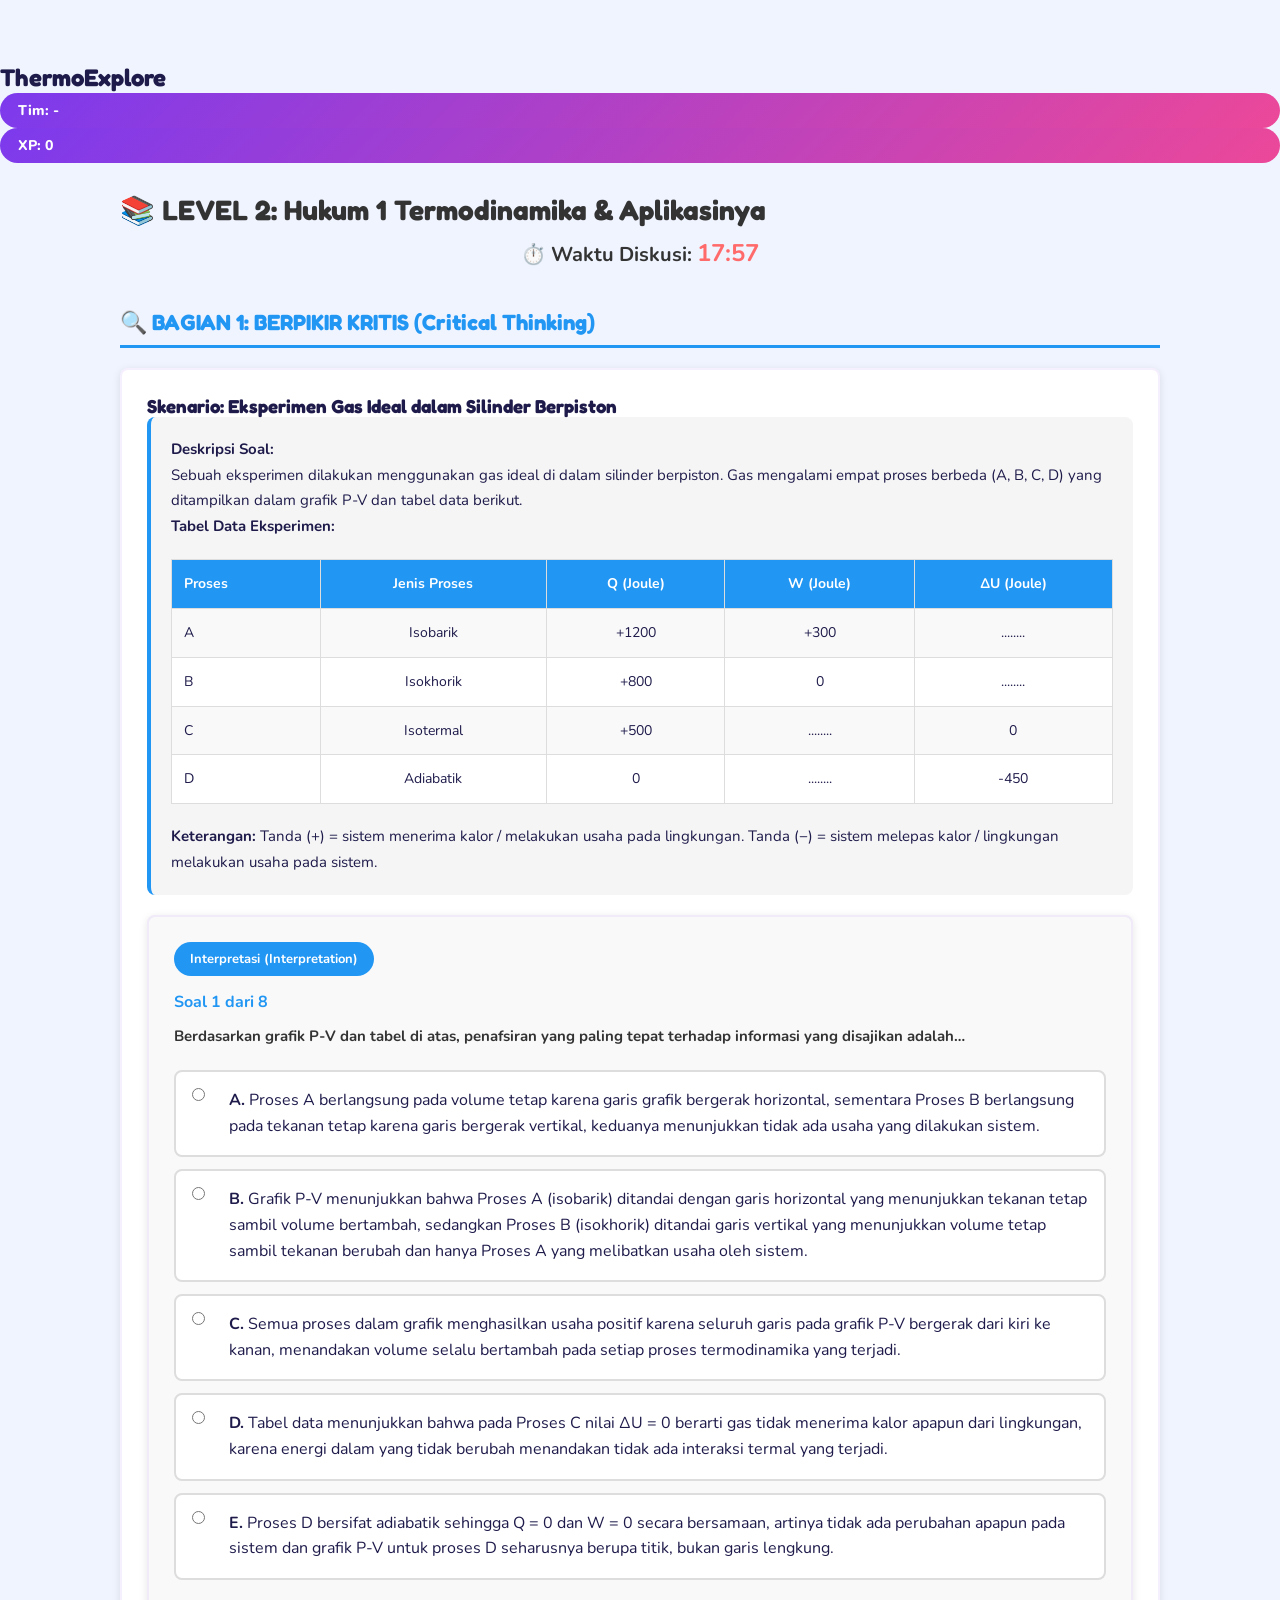
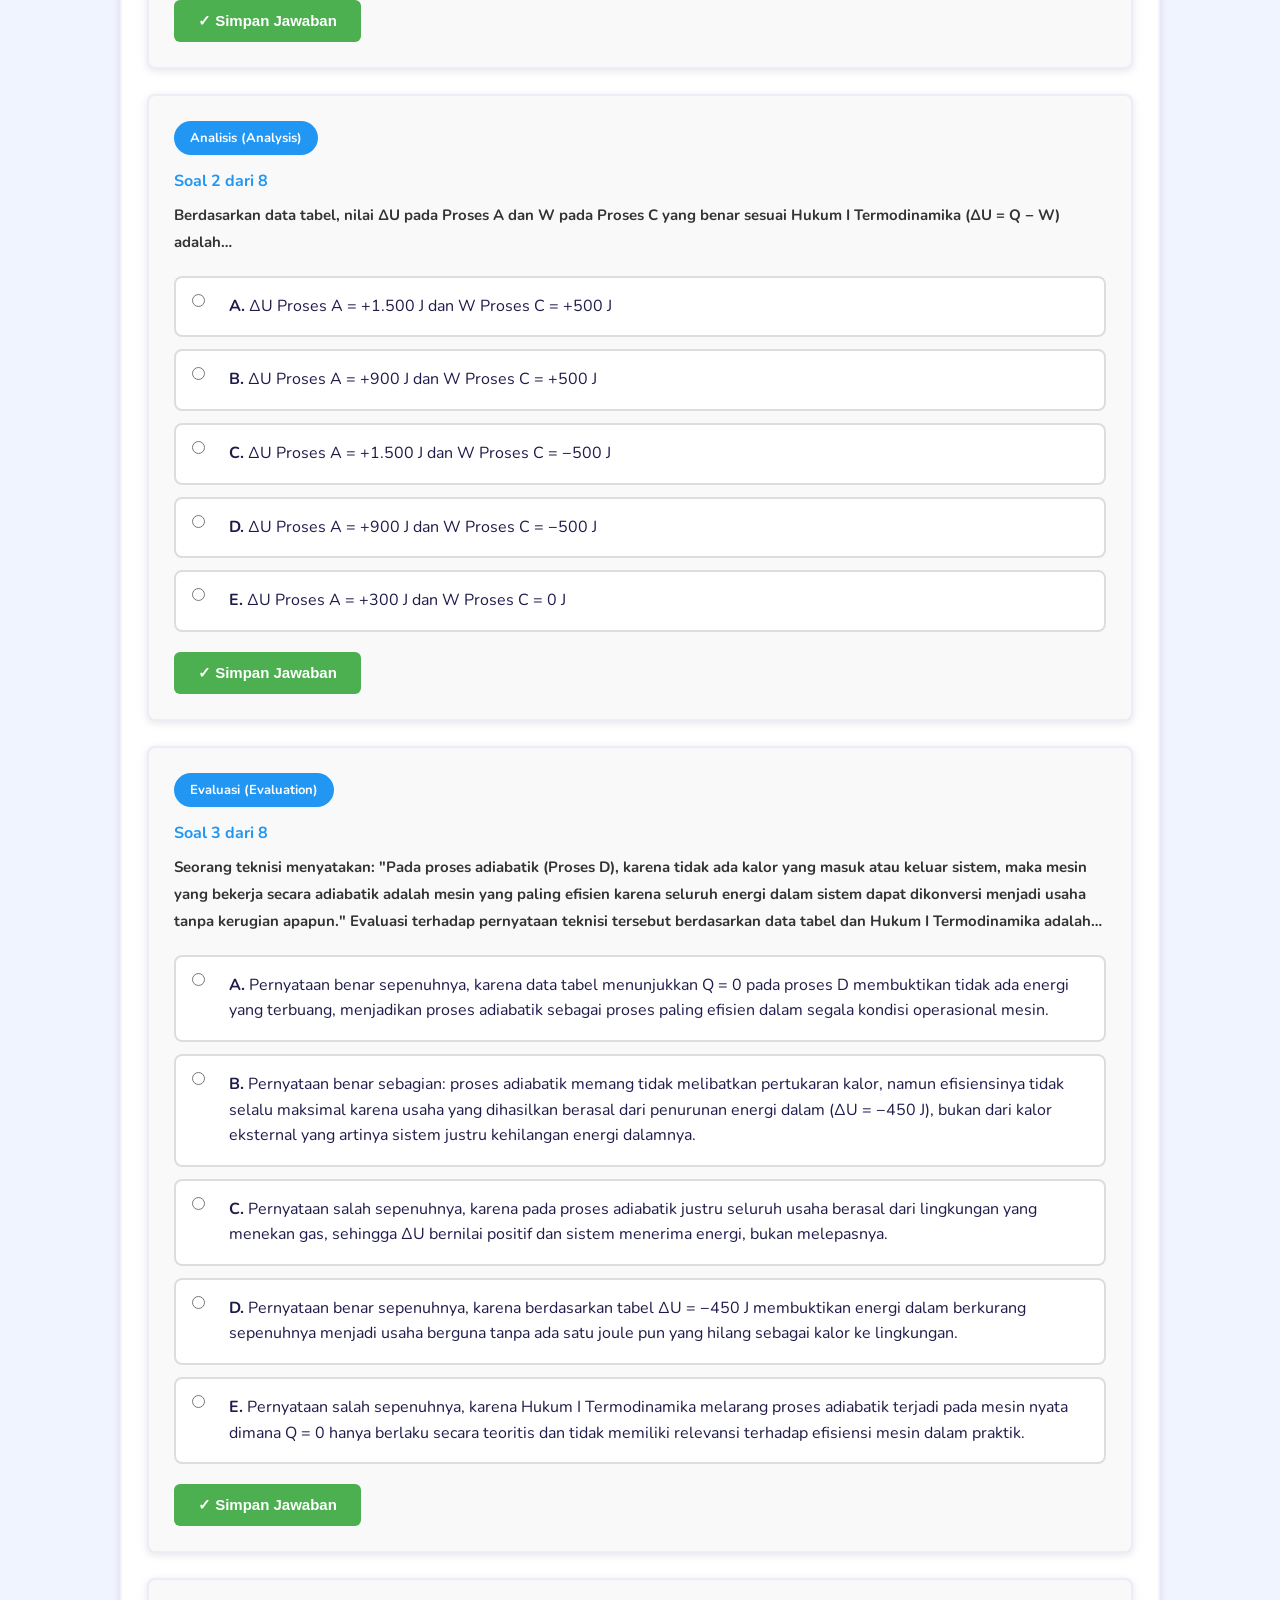
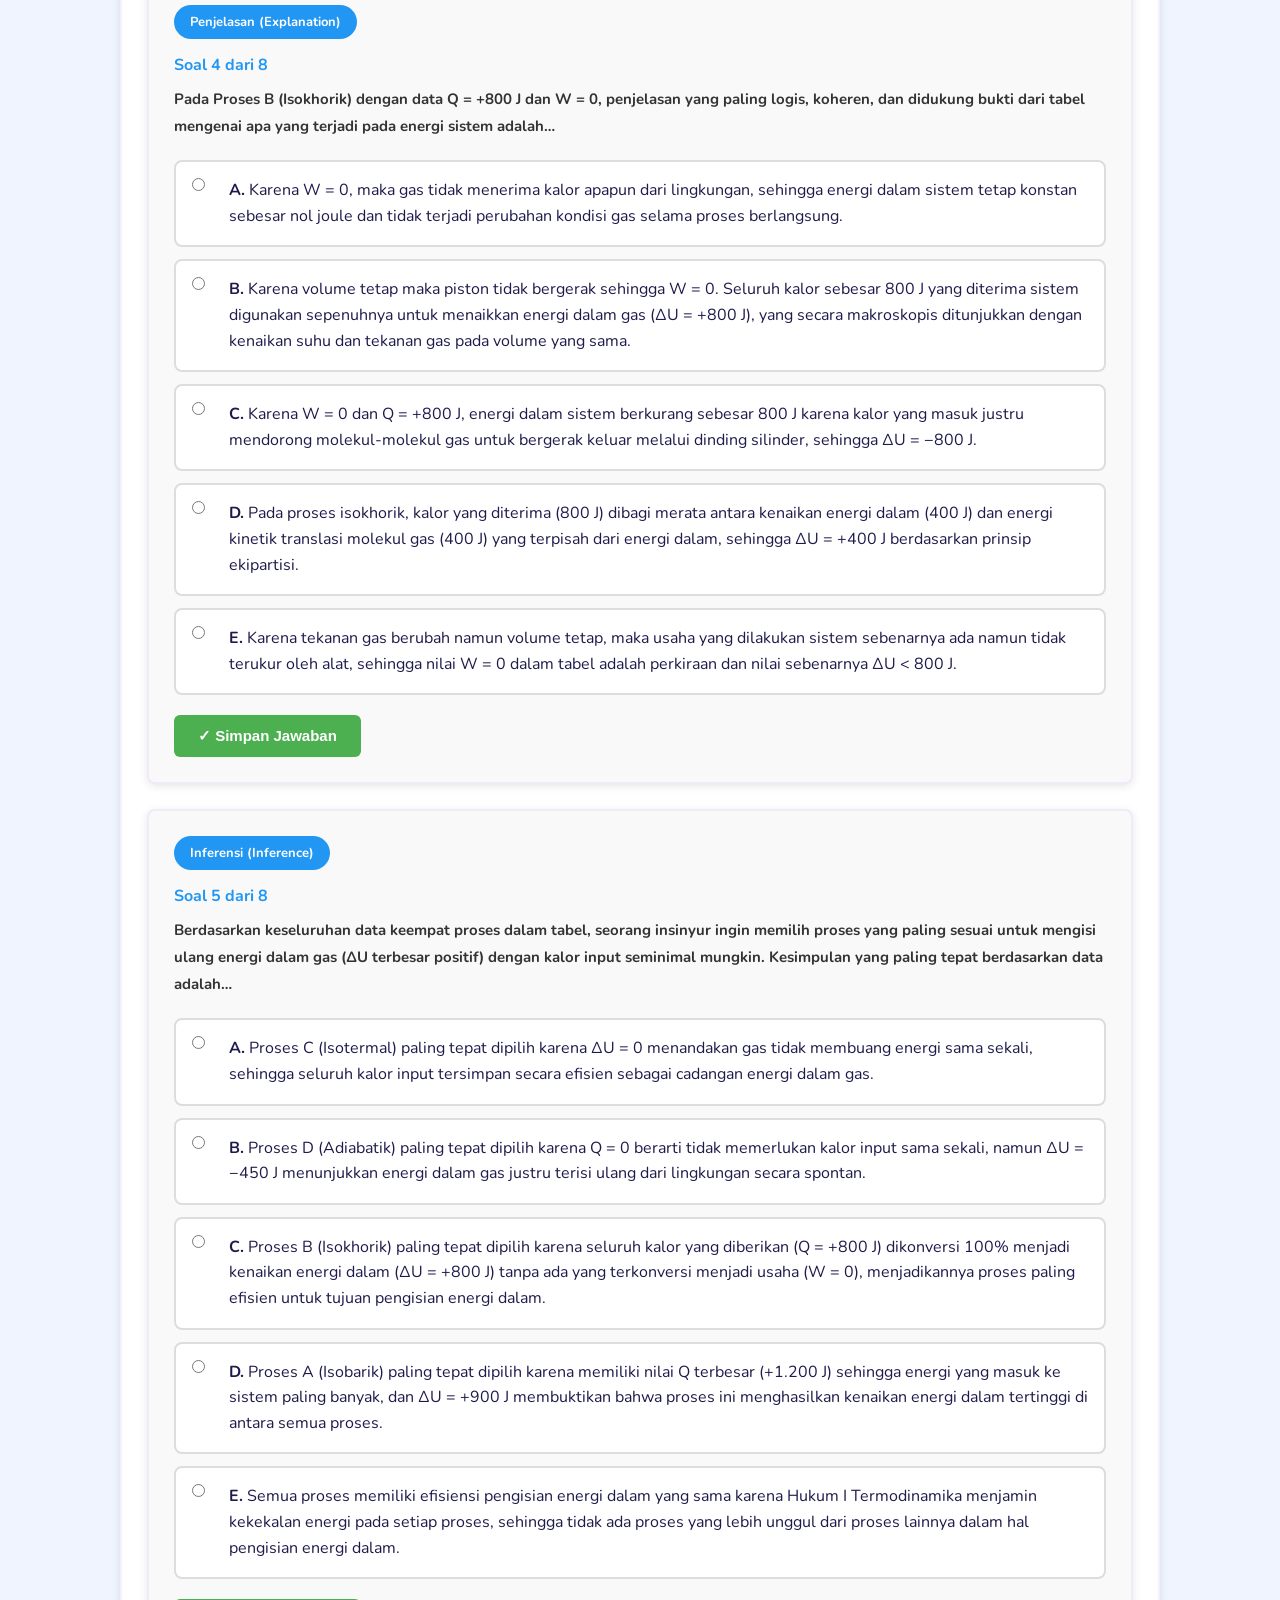
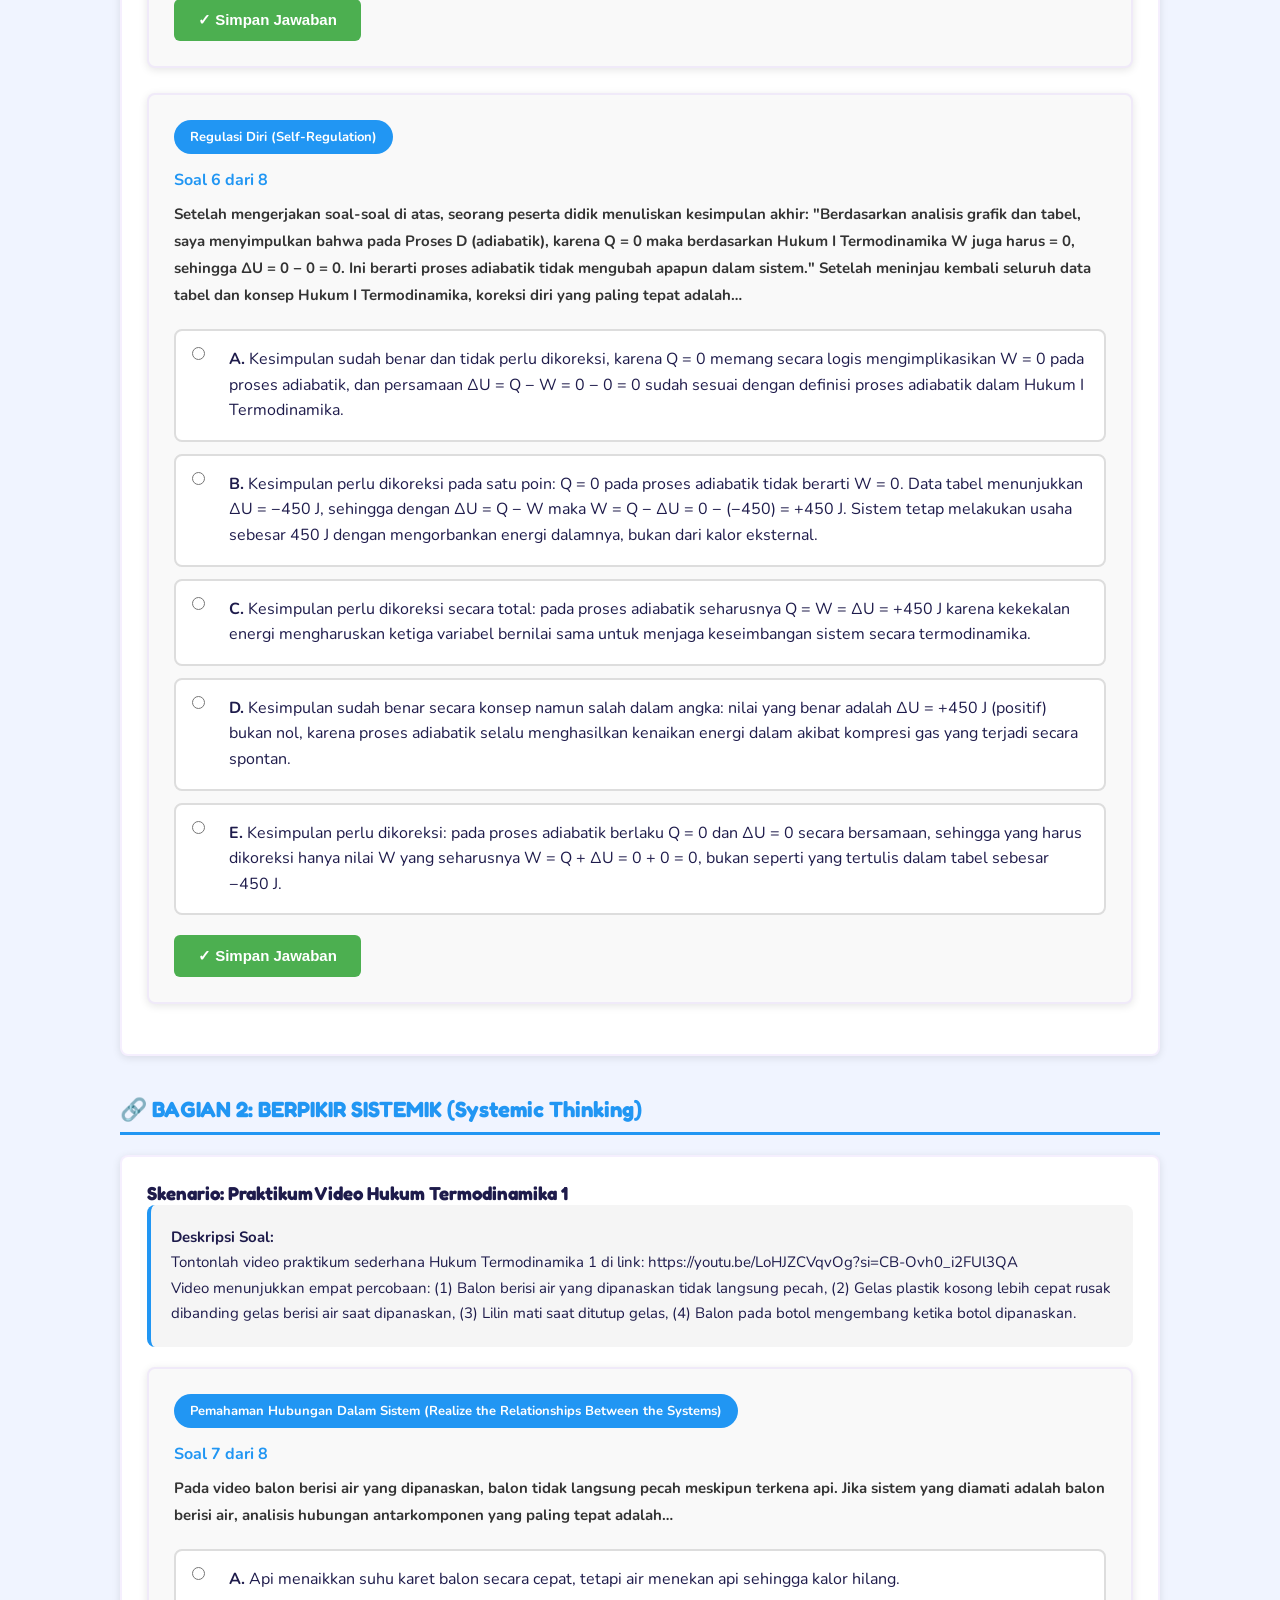
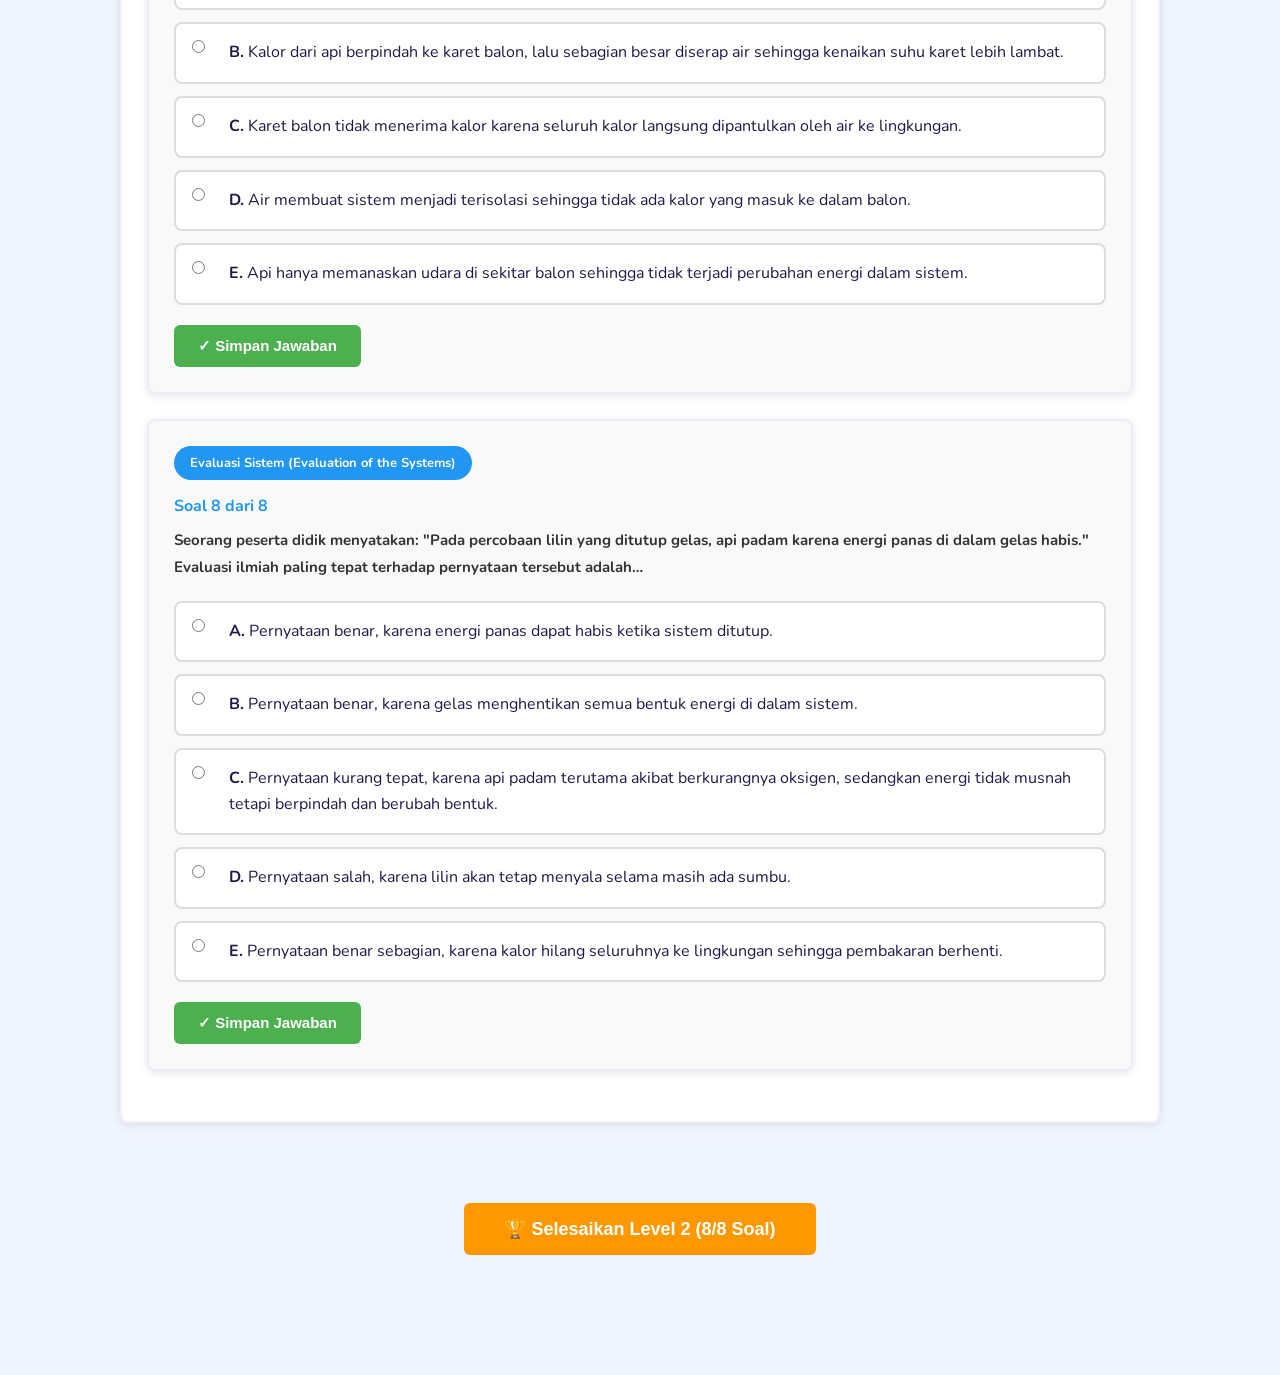
<file: thermoverse/level2.html>
<!DOCTYPE html>
<html lang="id">
<head>
    <meta charset="UTF-8">
    <meta name="viewport" content="width=device-width, initial-scale=1.0">
    <title>Level 2 - ThermoExplore</title>
    <link rel="stylesheet" href="css/style.css">
    <link rel="stylesheet" href="css/quiz.css">
    <style>
        .scenario-text {
            background: #f5f5f5;
            padding: 20px;
            border-radius: 8px;
            margin-bottom: 20px;
            line-height: 1.7;
            font-size: 15px;
            border-left: 4px solid #2196F3;
        }
        .indicator-label {
            display: inline-block;
            background: #2196F3;
            color: white;
            padding: 8px 16px;
            border-radius: 20px;
            font-size: 13px;
            font-weight: bold;
            margin-bottom: 15px;
        }
        .question-text {
            margin-bottom: 20px;
            line-height: 1.8;
            font-size: 15px;
            color: #333;
        }
        .options-container {
            display: flex;
            flex-direction: column;
            gap: 12px;
            margin-bottom: 20px;
        }
        .option {
            padding: 16px;
            border: 2px solid #ddd;
            border-radius: 8px;
            cursor: pointer;
            transition: all 0.3s;
            background: white;
        }
        .option:hover {
            border-color: #2196F3;
            background: #f0f7ff;
        }
        .option input[type="radio"] {
            margin-right: 12px;
            cursor: pointer;
        }
        .option label {
            cursor: pointer;
            display: flex;
            align-items: flex-start;
            gap: 12px;
        }
        .option-text {
            flex: 1;
            line-height: 1.6;
            word-wrap: break-word;
        }
        .challenge-card {
            background: white;
            border-radius: 8px;
            padding: 25px;
            margin-bottom: 25px;
            box-shadow: 0 2px 8px rgba(0,0,0,0.1);
        }
        .timer-section {
            text-align: center;
            margin-bottom: 30px;
            font-size: 20px;
            font-weight: bold;
            color: #333;
        }
        .timer {
            color: #ff6b6b;
            font-size: 24px;
        }
        .btn-submit {
            background: #4CAF50;
            color: white;
            padding: 12px 24px;
            border: none;
            border-radius: 6px;
            cursor: pointer;
            font-size: 15px;
            font-weight: bold;
            transition: background 0.3s;
        }
        .btn-submit:hover {
            background: #45a049;
        }
        .btn-complete {
            background: #ff9800;
            color: white;
            padding: 15px 40px;
            border: none;
            border-radius: 6px;
            cursor: pointer;
            font-size: 18px;
            font-weight: bold;
            margin-top: 40px;
        }
        .btn-complete:hover {
            background: #e68900;
        }
        .level-title {
            font-size: 28px;
            font-weight: bold;
            color: #333;
            margin-bottom: 10px;
        }
        .section-title {
            font-size: 22px;
            font-weight: bold;
            color: #2196F3;
            margin-top: 40px;
            margin-bottom: 20px;
            border-bottom: 3px solid #2196F3;
            padding-bottom: 10px;
        }
        .soal-number {
            font-weight: bold;
            color: #2196F3;
            margin-bottom: 10px;
        }
        .data-table {
            width: 100%;
            border-collapse: collapse;
            margin: 20px 0;
            background: white;
            font-size: 14px;
        }
        .data-table th,
        .data-table td {
            border: 1px solid #ddd;
            padding: 12px;
            text-align: center;
        }
        .data-table th {
            background: #2196F3;
            color: white;
            font-weight: bold;
        }
        .data-table tr:nth-child(even) {
            background: #f9f9f9;
        }
        .data-table td:first-child,
        .data-table th:first-child {
            text-align: left;
        }
    </style>
</head>
<body>
    <div class="page-wrapper">
        <nav class="top-nav">
            <div class="nav-container">
                <div class="nav-left">
                    <h1 class="nav-title">ThermoExplore</h1>
                </div>
                <div class="nav-right">
                    <span id="playerName" class="nav-xp">Tim: -</span>
                    <span id="navXP" class="nav-xp">XP: 0</span>
                </div>
            </div>
        </nav>

        <div class="challenge-page">
            <div class="challenge-wrapper">
                <div class="level-title">📚 LEVEL 2: Hukum 1 Termodinamika & Aplikasinya</div>
                
                <div class="timer-section">
                    ⏱️ Waktu Diskusi: <span class="timer" id="timer">18:00</span>
                </div>

                <!-- ============ CRITICAL THINKING ============ -->
                <div class="section-title">🔍 BAGIAN 1: BERPIKIR KRITIS (Critical Thinking)</div>
                <div class="challenge-card">
                    <h3>Skenario: Eksperimen Gas Ideal dalam Silinder Berpiston</h3>
                    <div class="scenario-text">
                        <p><strong>Deskripsi Soal:</strong></p>
                        <p>Sebuah eksperimen dilakukan menggunakan gas ideal di dalam silinder berpiston. Gas mengalami empat proses berbeda (A, B, C, D) yang ditampilkan dalam grafik P-V dan tabel data berikut.</p>
                        <p><strong>Tabel Data Eksperimen:</strong></p>
                        <table class="data-table">
                            <tr>
                                <th>Proses</th>
                                <th>Jenis Proses</th>
                                <th>Q (Joule)</th>
                                <th>W (Joule)</th>
                                <th>ΔU (Joule)</th>
                            </tr>
                            <tr>
                                <td>A</td>
                                <td>Isobarik</td>
                                <td>+1200</td>
                                <td>+300</td>
                                <td>........</td>
                            </tr>
                            <tr>
                                <td>B</td>
                                <td>Isokhorik</td>
                                <td>+800</td>
                                <td>0</td>
                                <td>........</td>
                            </tr>
                            <tr>
                                <td>C</td>
                                <td>Isotermal</td>
                                <td>+500</td>
                                <td>........</td>
                                <td>0</td>
                            </tr>
                            <tr>
                                <td>D</td>
                                <td>Adiabatik</td>
                                <td>0</td>
                                <td>........</td>
                                <td>-450</td>
                            </tr>
                        </table>
                        <p><strong>Keterangan:</strong> Tanda (+) = sistem menerima kalor / melakukan usaha pada lingkungan. Tanda (−) = sistem melepas kalor / lingkungan melakukan usaha pada sistem.</p>
                    </div>

                    <!-- Soal 1: Interpretasi -->
                    <div class="challenge-card" style="background: #f9f9f9; margin-top: 20px;">
                        <div class="indicator-label">Interpretasi (Interpretation)</div>
                        <div class="soal-number">Soal 1 dari 8</div>
                        <p class="question-text"><strong>Berdasarkan grafik P-V dan tabel di atas, penafsiran yang paling tepat terhadap informasi yang disajikan adalah…</strong></p>
                        <div class="options-container">
                            <div class="option">
                                <label>
                                    <input type="radio" name="q1" value="A">
                                    <span class="option-text"><strong>A.</strong> Proses A berlangsung pada volume tetap karena garis grafik bergerak horizontal, sementara Proses B berlangsung pada tekanan tetap karena garis bergerak vertikal, keduanya menunjukkan tidak ada usaha yang dilakukan sistem.</span>
                                </label>
                            </div>
                            <div class="option">
                                <label>
                                    <input type="radio" name="q1" value="B">
                                    <span class="option-text"><strong>B.</strong> Grafik P-V menunjukkan bahwa Proses A (isobarik) ditandai dengan garis horizontal yang menunjukkan tekanan tetap sambil volume bertambah, sedangkan Proses B (isokhorik) ditandai garis vertikal yang menunjukkan volume tetap sambil tekanan berubah dan hanya Proses A yang melibatkan usaha oleh sistem.</span>
                                </label>
                            </div>
                            <div class="option">
                                <label>
                                    <input type="radio" name="q1" value="C">
                                    <span class="option-text"><strong>C.</strong> Semua proses dalam grafik menghasilkan usaha positif karena seluruh garis pada grafik P-V bergerak dari kiri ke kanan, menandakan volume selalu bertambah pada setiap proses termodinamika yang terjadi.</span>
                                </label>
                            </div>
                            <div class="option">
                                <label>
                                    <input type="radio" name="q1" value="D">
                                    <span class="option-text"><strong>D.</strong> Tabel data menunjukkan bahwa pada Proses C nilai ΔU = 0 berarti gas tidak menerima kalor apapun dari lingkungan, karena energi dalam yang tidak berubah menandakan tidak ada interaksi termal yang terjadi.</span>
                                </label>
                            </div>
                            <div class="option">
                                <label>
                                    <input type="radio" name="q1" value="E">
                                    <span class="option-text"><strong>E.</strong> Proses D bersifat adiabatik sehingga Q = 0 dan W = 0 secara bersamaan, artinya tidak ada perubahan apapun pada sistem dan grafik P-V untuk proses D seharusnya berupa titik, bukan garis lengkung.</span>
                                </label>
                            </div>
                        </div>
                        <button class="btn-submit" onclick="submitAnswer('q1')">✓ Simpan Jawaban</button>
                    </div>

                    <!-- Soal 2: Analisis -->
                    <div class="challenge-card" style="background: #f9f9f9; margin-top: 20px;">
                        <div class="indicator-label">Analisis (Analysis)</div>
                        <div class="soal-number">Soal 2 dari 8</div>
                        <p class="question-text"><strong>Berdasarkan data tabel, nilai ΔU pada Proses A dan W pada Proses C yang benar sesuai Hukum I Termodinamika (ΔU = Q − W) adalah…</strong></p>
                        <div class="options-container">
                            <div class="option">
                                <label>
                                    <input type="radio" name="q2" value="A">
                                    <span class="option-text"><strong>A.</strong> ΔU Proses A = +1.500 J dan W Proses C = +500 J</span>
                                </label>
                            </div>
                            <div class="option">
                                <label>
                                    <input type="radio" name="q2" value="B">
                                    <span class="option-text"><strong>B.</strong> ΔU Proses A = +900 J dan W Proses C = +500 J</span>
                                </label>
                            </div>
                            <div class="option">
                                <label>
                                    <input type="radio" name="q2" value="C">
                                    <span class="option-text"><strong>C.</strong> ΔU Proses A = +1.500 J dan W Proses C = −500 J</span>
                                </label>
                            </div>
                            <div class="option">
                                <label>
                                    <input type="radio" name="q2" value="D">
                                    <span class="option-text"><strong>D.</strong> ΔU Proses A = +900 J dan W Proses C = −500 J</span>
                                </label>
                            </div>
                            <div class="option">
                                <label>
                                    <input type="radio" name="q2" value="E">
                                    <span class="option-text"><strong>E.</strong> ΔU Proses A = +300 J dan W Proses C = 0 J</span>
                                </label>
                            </div>
                        </div>
                        <button class="btn-submit" onclick="submitAnswer('q2')">✓ Simpan Jawaban</button>
                    </div>

                    <!-- Soal 3: Evaluasi -->
                    <div class="challenge-card" style="background: #f9f9f9; margin-top: 20px;">
                        <div class="indicator-label">Evaluasi (Evaluation)</div>
                        <div class="soal-number">Soal 3 dari 8</div>
                        <p class="question-text"><strong>Seorang teknisi menyatakan: "Pada proses adiabatik (Proses D), karena tidak ada kalor yang masuk atau keluar sistem, maka mesin yang bekerja secara adiabatik adalah mesin yang paling efisien karena seluruh energi dalam sistem dapat dikonversi menjadi usaha tanpa kerugian apapun." Evaluasi terhadap pernyataan teknisi tersebut berdasarkan data tabel dan Hukum I Termodinamika adalah…</strong></p>
                        <div class="options-container">
                            <div class="option">
                                <label>
                                    <input type="radio" name="q3" value="A">
                                    <span class="option-text"><strong>A.</strong> Pernyataan benar sepenuhnya, karena data tabel menunjukkan Q = 0 pada proses D membuktikan tidak ada energi yang terbuang, menjadikan proses adiabatik sebagai proses paling efisien dalam segala kondisi operasional mesin.</span>
                                </label>
                            </div>
                            <div class="option">
                                <label>
                                    <input type="radio" name="q3" value="B">
                                    <span class="option-text"><strong>B.</strong> Pernyataan benar sebagian: proses adiabatik memang tidak melibatkan pertukaran kalor, namun efisiensinya tidak selalu maksimal karena usaha yang dihasilkan berasal dari penurunan energi dalam (ΔU = −450 J), bukan dari kalor eksternal yang artinya sistem justru kehilangan energi dalamnya.</span>
                                </label>
                            </div>
                            <div class="option">
                                <label>
                                    <input type="radio" name="q3" value="C">
                                    <span class="option-text"><strong>C.</strong> Pernyataan salah sepenuhnya, karena pada proses adiabatik justru seluruh usaha berasal dari lingkungan yang menekan gas, sehingga ΔU bernilai positif dan sistem menerima energi, bukan melepasnya.</span>
                                </label>
                            </div>
                            <div class="option">
                                <label>
                                    <input type="radio" name="q3" value="D">
                                    <span class="option-text"><strong>D.</strong> Pernyataan benar sepenuhnya, karena berdasarkan tabel ΔU = −450 J membuktikan energi dalam berkurang sepenuhnya menjadi usaha berguna tanpa ada satu joule pun yang hilang sebagai kalor ke lingkungan.</span>
                                </label>
                            </div>
                            <div class="option">
                                <label>
                                    <input type="radio" name="q3" value="E">
                                    <span class="option-text"><strong>E.</strong> Pernyataan salah sepenuhnya, karena Hukum I Termodinamika melarang proses adiabatik terjadi pada mesin nyata dimana Q = 0 hanya berlaku secara teoritis dan tidak memiliki relevansi terhadap efisiensi mesin dalam praktik.</span>
                                </label>
                            </div>
                        </div>
                        <button class="btn-submit" onclick="submitAnswer('q3')">✓ Simpan Jawaban</button>
                    </div>

                    <!-- Soal 4: Penjelasan -->
                    <div class="challenge-card" style="background: #f9f9f9; margin-top: 20px;">
                        <div class="indicator-label">Penjelasan (Explanation)</div>
                        <div class="soal-number">Soal 4 dari 8</div>
                        <p class="question-text"><strong>Pada Proses B (Isokhorik) dengan data Q = +800 J dan W = 0, penjelasan yang paling logis, koheren, dan didukung bukti dari tabel mengenai apa yang terjadi pada energi sistem adalah…</strong></p>
                        <div class="options-container">
                            <div class="option">
                                <label>
                                    <input type="radio" name="q4" value="A">
                                    <span class="option-text"><strong>A.</strong> Karena W = 0, maka gas tidak menerima kalor apapun dari lingkungan, sehingga energi dalam sistem tetap konstan sebesar nol joule dan tidak terjadi perubahan kondisi gas selama proses berlangsung.</span>
                                </label>
                            </div>
                            <div class="option">
                                <label>
                                    <input type="radio" name="q4" value="B">
                                    <span class="option-text"><strong>B.</strong> Karena volume tetap maka piston tidak bergerak sehingga W = 0. Seluruh kalor sebesar 800 J yang diterima sistem digunakan sepenuhnya untuk menaikkan energi dalam gas (ΔU = +800 J), yang secara makroskopis ditunjukkan dengan kenaikan suhu dan tekanan gas pada volume yang sama.</span>
                                </label>
                            </div>
                            <div class="option">
                                <label>
                                    <input type="radio" name="q4" value="C">
                                    <span class="option-text"><strong>C.</strong> Karena W = 0 dan Q = +800 J, energi dalam sistem berkurang sebesar 800 J karena kalor yang masuk justru mendorong molekul-molekul gas untuk bergerak keluar melalui dinding silinder, sehingga ΔU = −800 J.</span>
                                </label>
                            </div>
                            <div class="option">
                                <label>
                                    <input type="radio" name="q4" value="D">
                                    <span class="option-text"><strong>D.</strong> Pada proses isokhorik, kalor yang diterima (800 J) dibagi merata antara kenaikan energi dalam (400 J) dan energi kinetik translasi molekul gas (400 J) yang terpisah dari energi dalam, sehingga ΔU = +400 J berdasarkan prinsip ekipartisi.</span>
                                </label>
                            </div>
                            <div class="option">
                                <label>
                                    <input type="radio" name="q4" value="E">
                                    <span class="option-text"><strong>E.</strong> Karena tekanan gas berubah namun volume tetap, maka usaha yang dilakukan sistem sebenarnya ada namun tidak terukur oleh alat, sehingga nilai W = 0 dalam tabel adalah perkiraan dan nilai sebenarnya ΔU < 800 J.</span>
                                </label>
                            </div>
                        </div>
                        <button class="btn-submit" onclick="submitAnswer('q4')">✓ Simpan Jawaban</button>
                    </div>

                    <!-- Soal 5: Inferensi -->
                    <div class="challenge-card" style="background: #f9f9f9; margin-top: 20px;">
                        <div class="indicator-label">Inferensi (Inference)</div>
                        <div class="soal-number">Soal 5 dari 8</div>
                        <p class="question-text"><strong>Berdasarkan keseluruhan data keempat proses dalam tabel, seorang insinyur ingin memilih proses yang paling sesuai untuk mengisi ulang energi dalam gas (ΔU terbesar positif) dengan kalor input seminimal mungkin. Kesimpulan yang paling tepat berdasarkan data adalah…</strong></p>
                        <div class="options-container">
                            <div class="option">
                                <label>
                                    <input type="radio" name="q5" value="A">
                                    <span class="option-text"><strong>A.</strong> Proses C (Isotermal) paling tepat dipilih karena ΔU = 0 menandakan gas tidak membuang energi sama sekali, sehingga seluruh kalor input tersimpan secara efisien sebagai cadangan energi dalam gas.</span>
                                </label>
                            </div>
                            <div class="option">
                                <label>
                                    <input type="radio" name="q5" value="B">
                                    <span class="option-text"><strong>B.</strong> Proses D (Adiabatik) paling tepat dipilih karena Q = 0 berarti tidak memerlukan kalor input sama sekali, namun ΔU = −450 J menunjukkan energi dalam gas justru terisi ulang dari lingkungan secara spontan.</span>
                                </label>
                            </div>
                            <div class="option">
                                <label>
                                    <input type="radio" name="q5" value="C">
                                    <span class="option-text"><strong>C.</strong> Proses B (Isokhorik) paling tepat dipilih karena seluruh kalor yang diberikan (Q = +800 J) dikonversi 100% menjadi kenaikan energi dalam (ΔU = +800 J) tanpa ada yang terkonversi menjadi usaha (W = 0), menjadikannya proses paling efisien untuk tujuan pengisian energi dalam.</span>
                                </label>
                            </div>
                            <div class="option">
                                <label>
                                    <input type="radio" name="q5" value="D">
                                    <span class="option-text"><strong>D.</strong> Proses A (Isobarik) paling tepat dipilih karena memiliki nilai Q terbesar (+1.200 J) sehingga energi yang masuk ke sistem paling banyak, dan ΔU = +900 J membuktikan bahwa proses ini menghasilkan kenaikan energi dalam tertinggi di antara semua proses.</span>
                                </label>
                            </div>
                            <div class="option">
                                <label>
                                    <input type="radio" name="q5" value="E">
                                    <span class="option-text"><strong>E.</strong> Semua proses memiliki efisiensi pengisian energi dalam yang sama karena Hukum I Termodinamika menjamin kekekalan energi pada setiap proses, sehingga tidak ada proses yang lebih unggul dari proses lainnya dalam hal pengisian energi dalam.</span>
                                </label>
                            </div>
                        </div>
                        <button class="btn-submit" onclick="submitAnswer('q5')">✓ Simpan Jawaban</button>
                    </div>

                    <!-- Soal 6: Regulasi Diri -->
                    <div class="challenge-card" style="background: #f9f9f9; margin-top: 20px;">
                        <div class="indicator-label">Regulasi Diri (Self-Regulation)</div>
                        <div class="soal-number">Soal 6 dari 8</div>
                        <p class="question-text"><strong>Setelah mengerjakan soal-soal di atas, seorang peserta didik menuliskan kesimpulan akhir: "Berdasarkan analisis grafik dan tabel, saya menyimpulkan bahwa pada Proses D (adiabatik), karena Q = 0 maka berdasarkan Hukum I Termodinamika W juga harus = 0, sehingga ΔU = 0 − 0 = 0. Ini berarti proses adiabatik tidak mengubah apapun dalam sistem." Setelah meninjau kembali seluruh data tabel dan konsep Hukum I Termodinamika, koreksi diri yang paling tepat adalah…</strong></p>
                        <div class="options-container">
                            <div class="option">
                                <label>
                                    <input type="radio" name="q6" value="A">
                                    <span class="option-text"><strong>A.</strong> Kesimpulan sudah benar dan tidak perlu dikoreksi, karena Q = 0 memang secara logis mengimplikasikan W = 0 pada proses adiabatik, dan persamaan ΔU = Q − W = 0 − 0 = 0 sudah sesuai dengan definisi proses adiabatik dalam Hukum I Termodinamika.</span>
                                </label>
                            </div>
                            <div class="option">
                                <label>
                                    <input type="radio" name="q6" value="B">
                                    <span class="option-text"><strong>B.</strong> Kesimpulan perlu dikoreksi pada satu poin: Q = 0 pada proses adiabatik tidak berarti W = 0. Data tabel menunjukkan ΔU = −450 J, sehingga dengan ΔU = Q − W maka W = Q − ΔU = 0 − (−450) = +450 J. Sistem tetap melakukan usaha sebesar 450 J dengan mengorbankan energi dalamnya, bukan dari kalor eksternal.</span>
                                </label>
                            </div>
                            <div class="option">
                                <label>
                                    <input type="radio" name="q6" value="C">
                                    <span class="option-text"><strong>C.</strong> Kesimpulan perlu dikoreksi secara total: pada proses adiabatik seharusnya Q = W = ΔU = +450 J karena kekekalan energi mengharuskan ketiga variabel bernilai sama untuk menjaga keseimbangan sistem secara termodinamika.</span>
                                </label>
                            </div>
                            <div class="option">
                                <label>
                                    <input type="radio" name="q6" value="D">
                                    <span class="option-text"><strong>D.</strong> Kesimpulan sudah benar secara konsep namun salah dalam angka: nilai yang benar adalah ΔU = +450 J (positif) bukan nol, karena proses adiabatik selalu menghasilkan kenaikan energi dalam akibat kompresi gas yang terjadi secara spontan.</span>
                                </label>
                            </div>
                            <div class="option">
                                <label>
                                    <input type="radio" name="q6" value="E">
                                    <span class="option-text"><strong>E.</strong> Kesimpulan perlu dikoreksi: pada proses adiabatik berlaku Q = 0 dan ΔU = 0 secara bersamaan, sehingga yang harus dikoreksi hanya nilai W yang seharusnya W = Q + ΔU = 0 + 0 = 0, bukan seperti yang tertulis dalam tabel sebesar −450 J.</span>
                                </label>
                            </div>
                        </div>
                        <button class="btn-submit" onclick="submitAnswer('q6')">✓ Simpan Jawaban</button>
                    </div>

                </div>

                <!-- ============ SYSTEMIC THINKING ============ -->
                <div class="section-title">🔗 BAGIAN 2: BERPIKIR SISTEMIK (Systemic Thinking)</div>
                <div class="challenge-card">
                    <h3>Skenario: Praktikum Video Hukum Termodinamika 1</h3>
                    <div class="scenario-text">
                        <p><strong>Deskripsi Soal:</strong></p>
                        <p>Tontonlah video praktikum sederhana Hukum Termodinamika 1 di link: https://youtu.be/LoHJZCVqvOg?si=CB-Ovh0_i2FUl3QA</p>
                        <p>Video menunjukkan empat percobaan: (1) Balon berisi air yang dipanaskan tidak langsung pecah, (2) Gelas plastik kosong lebih cepat rusak dibanding gelas berisi air saat dipanaskan, (3) Lilin mati saat ditutup gelas, (4) Balon pada botol mengembang ketika botol dipanaskan.</p>
                    </div>

                    <!-- Soal 7: Pemahaman Hubungan Dalam Sistem -->
                    <div class="challenge-card" style="background: #f9f9f9; margin-top: 20px;">
                        <div class="indicator-label">Pemahaman Hubungan Dalam Sistem (Realize the Relationships Between the Systems)</div>
                        <div class="soal-number">Soal 7 dari 8</div>
                        <p class="question-text"><strong>Pada video balon berisi air yang dipanaskan, balon tidak langsung pecah meskipun terkena api. Jika sistem yang diamati adalah balon berisi air, analisis hubungan antarkomponen yang paling tepat adalah…</strong></p>
                        <div class="options-container">
                            <div class="option">
                                <label>
                                    <input type="radio" name="q7" value="A">
                                    <span class="option-text"><strong>A.</strong> Api menaikkan suhu karet balon secara cepat, tetapi air menekan api sehingga kalor hilang.</span>
                                </label>
                            </div>
                            <div class="option">
                                <label>
                                    <input type="radio" name="q7" value="B">
                                    <span class="option-text"><strong>B.</strong> Kalor dari api berpindah ke karet balon, lalu sebagian besar diserap air sehingga kenaikan suhu karet lebih lambat.</span>
                                </label>
                            </div>
                            <div class="option">
                                <label>
                                    <input type="radio" name="q7" value="C">
                                    <span class="option-text"><strong>C.</strong> Karet balon tidak menerima kalor karena seluruh kalor langsung dipantulkan oleh air ke lingkungan.</span>
                                </label>
                            </div>
                            <div class="option">
                                <label>
                                    <input type="radio" name="q7" value="D">
                                    <span class="option-text"><strong>D.</strong> Air membuat sistem menjadi terisolasi sehingga tidak ada kalor yang masuk ke dalam balon.</span>
                                </label>
                            </div>
                            <div class="option">
                                <label>
                                    <input type="radio" name="q7" value="E">
                                    <span class="option-text"><strong>E.</strong> Api hanya memanaskan udara di sekitar balon sehingga tidak terjadi perubahan energi dalam sistem.</span>
                                </label>
                            </div>
                        </div>
                        <button class="btn-submit" onclick="submitAnswer('q7')">✓ Simpan Jawaban</button>
                    </div>

                    <!-- Soal 8: Evaluasi Sistem -->
                    <div class="challenge-card" style="background: #f9f9f9; margin-top: 20px;">
                        <div class="indicator-label">Evaluasi Sistem (Evaluation of the Systems)</div>
                        <div class="soal-number">Soal 8 dari 8</div>
                        <p class="question-text"><strong>Seorang peserta didik menyatakan: "Pada percobaan lilin yang ditutup gelas, api padam karena energi panas di dalam gelas habis." Evaluasi ilmiah paling tepat terhadap pernyataan tersebut adalah…</strong></p>
                        <div class="options-container">
                            <div class="option">
                                <label>
                                    <input type="radio" name="q8" value="A">
                                    <span class="option-text"><strong>A.</strong> Pernyataan benar, karena energi panas dapat habis ketika sistem ditutup.</span>
                                </label>
                            </div>
                            <div class="option">
                                <label>
                                    <input type="radio" name="q8" value="B">
                                    <span class="option-text"><strong>B.</strong> Pernyataan benar, karena gelas menghentikan semua bentuk energi di dalam sistem.</span>
                                </label>
                            </div>
                            <div class="option">
                                <label>
                                    <input type="radio" name="q8" value="C">
                                    <span class="option-text"><strong>C.</strong> Pernyataan kurang tepat, karena api padam terutama akibat berkurangnya oksigen, sedangkan energi tidak musnah tetapi berpindah dan berubah bentuk.</span>
                                </label>
                            </div>
                            <div class="option">
                                <label>
                                    <input type="radio" name="q8" value="D">
                                    <span class="option-text"><strong>D.</strong> Pernyataan salah, karena lilin akan tetap menyala selama masih ada sumbu.</span>
                                </label>
                            </div>
                            <div class="option">
                                <label>
                                    <input type="radio" name="q8" value="E">
                                    <span class="option-text"><strong>E.</strong> Pernyataan benar sebagian, karena kalor hilang seluruhnya ke lingkungan sehingga pembakaran berhenti.</span>
                                </label>
                            </div>
                        </div>
                        <button class="btn-submit" onclick="submitAnswer('q8')">✓ Simpan Jawaban</button>
                    </div>

                </div>

                <!-- BUTTON SELESAIKAN LEVEL -->
                <div style="text-align: center; margin-top: 40px; margin-bottom: 40px;">
                    <button class="btn-complete" onclick="completeLevel()">
                        🏆 Selesaikan Level 2 (8/8 Soal)
                    </button>
                </div>

            </div>
        </div>
    </div>

    <script src="js/game.js"></script>
    <script>
        let timeRemaining = 18 * 60; // 18 minutes in seconds
        const answers = {};

        // Load team name
        window.addEventListener('load', () => {
            const state = ThermoGame.loadState();
            document.getElementById('playerName').textContent = `Tim: ${state.playerName || '-'}`;
            document.getElementById('navXP').textContent = `XP: ${state.xp || 0}`;
        });

        // Timer
        function updateTimer() {
            const minutes = Math.floor(timeRemaining / 60);
            const seconds = timeRemaining % 60;
            document.getElementById('timer').textContent = 
                `${minutes}:${seconds.toString().padStart(2, '0')}`;
            
            if (timeRemaining > 0) {
                timeRemaining--;
                setTimeout(updateTimer, 1000);
            }
        }
        updateTimer();

        function submitAnswer(questionId) {
            const selected = document.querySelector(`input[name="${questionId}"]:checked`);
            if (selected) {
                answers[questionId] = selected.value;
                alert('✓ Jawaban disimpan: ' + selected.value);
            } else {
                alert('⚠️ Pilih jawaban terlebih dahulu!');
            }
        }

        function completeLevel() {
            const answeredCount = Object.keys(answers).length;
            if (answeredCount < 8) {
                alert(`⚠️ Anda baru menjawab ${answeredCount} dari 8 soal. Selesaikan semua soal terlebih dahulu!`);
                return;
            }

            // Save progress
            const state = ThermoGame.loadState();
            state.zones.zone2.completed = true;
            state.zones.zone2.answers = answers;
            state.xp = (state.xp || 0) + 100;
            localStorage.setItem('thermoGameState', JSON.stringify(state));

            alert('✅ Level 2 Selesai! Jawaban Anda telah disimpan. Anda mendapat 100 XP!');
            window.location.href = 'map.html';
        }
    </script>
</body>
</html>
</file>
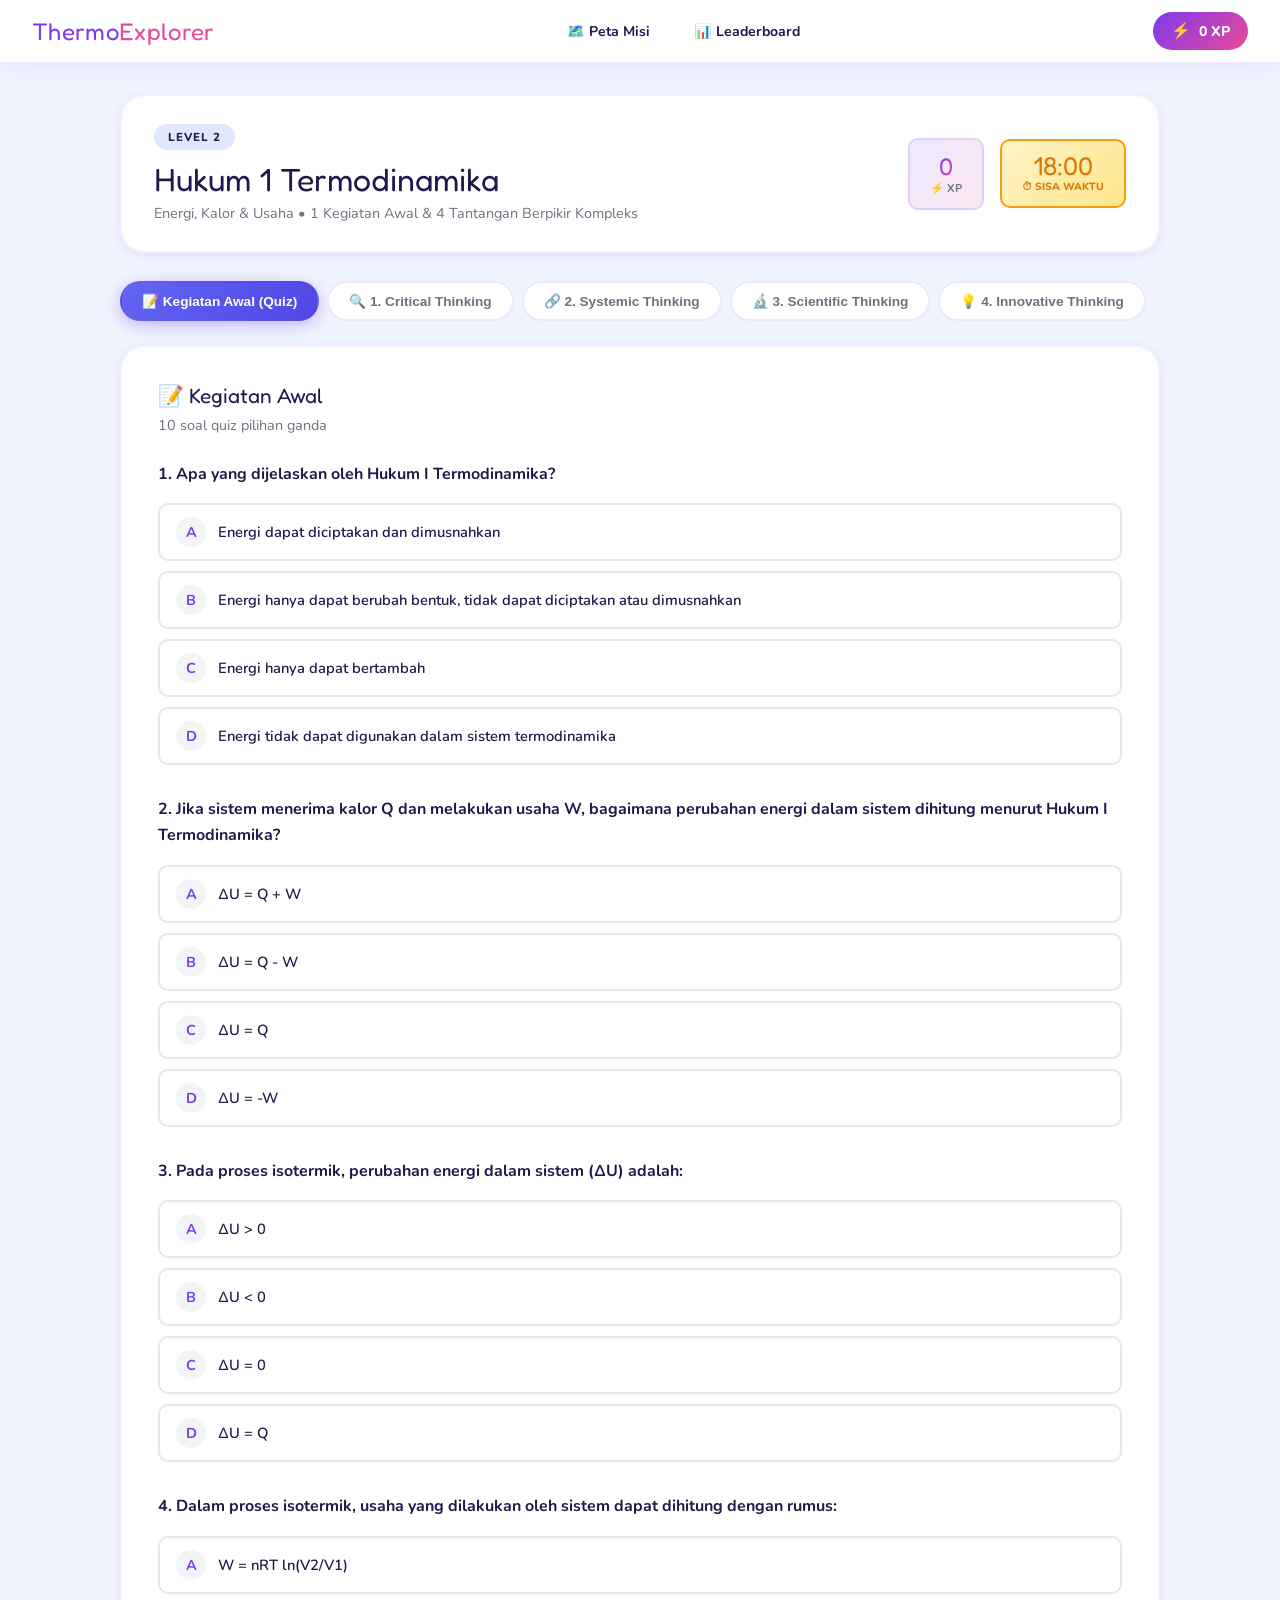
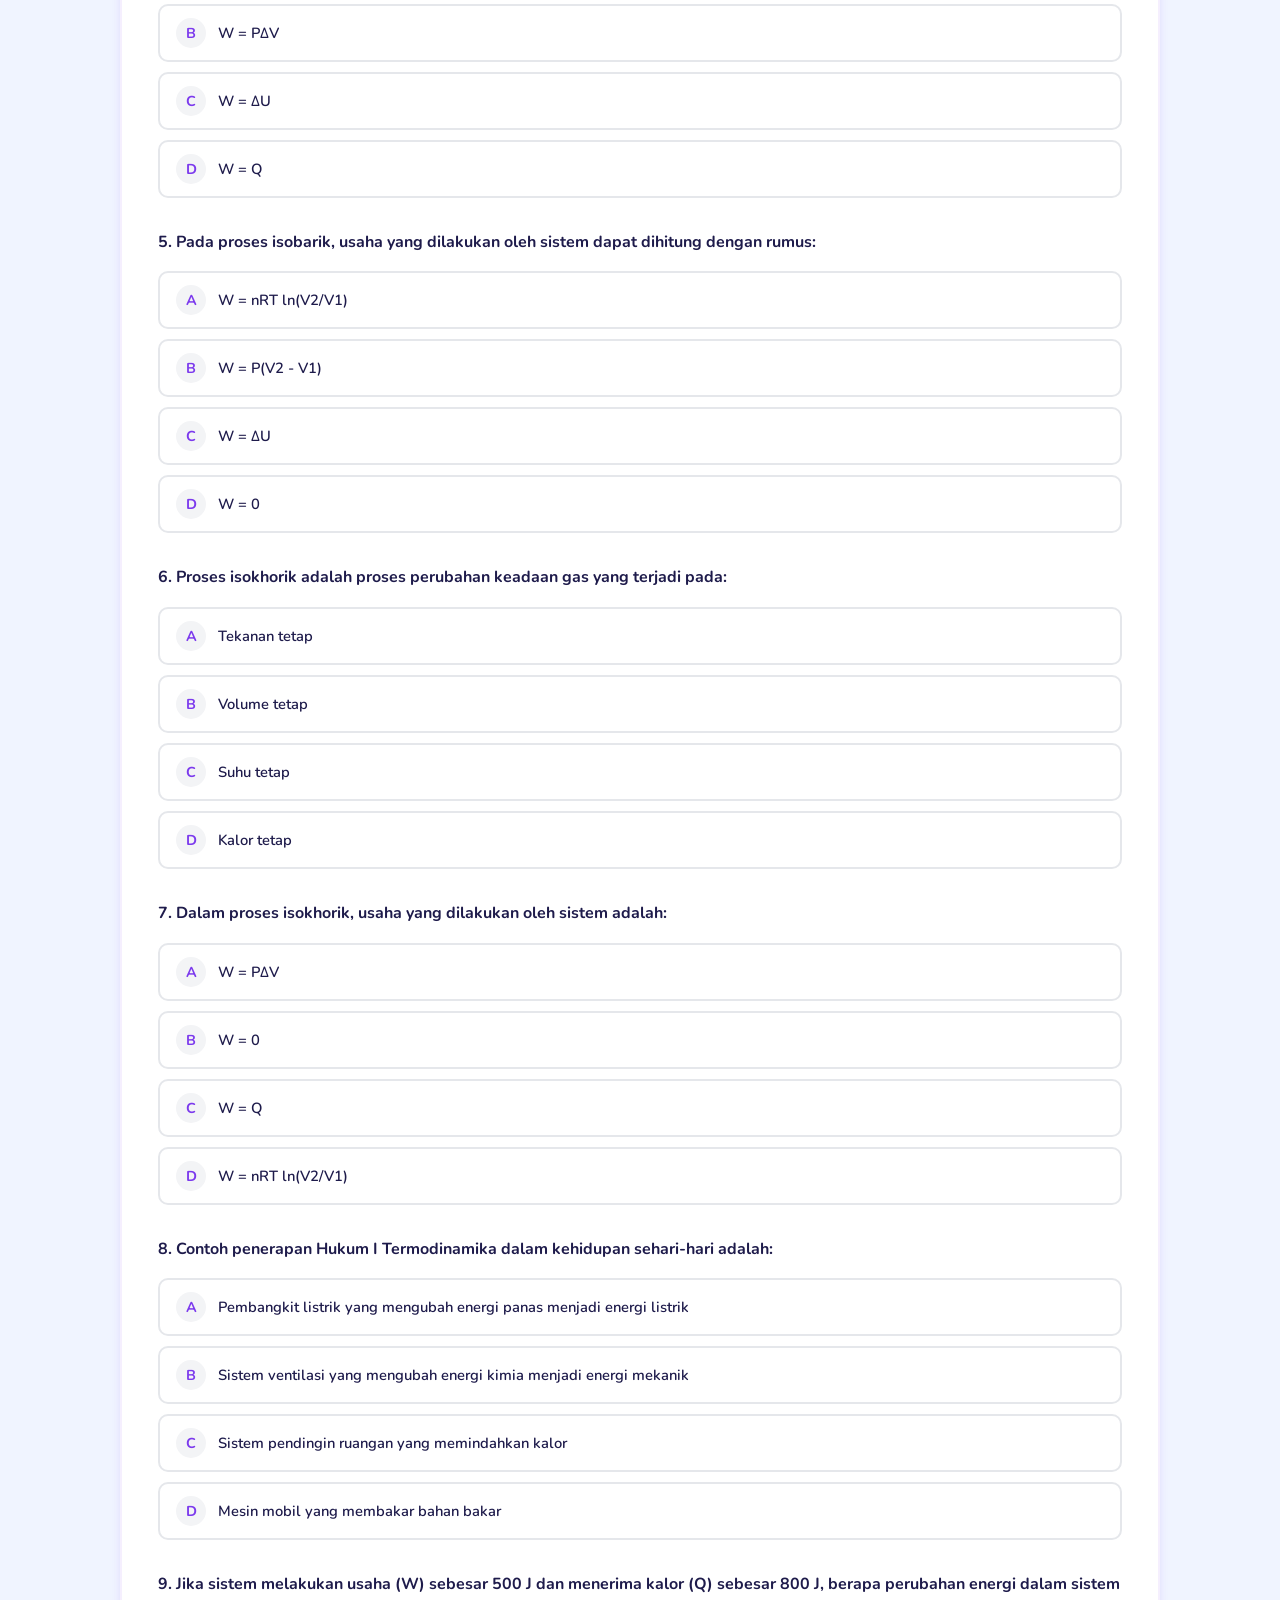
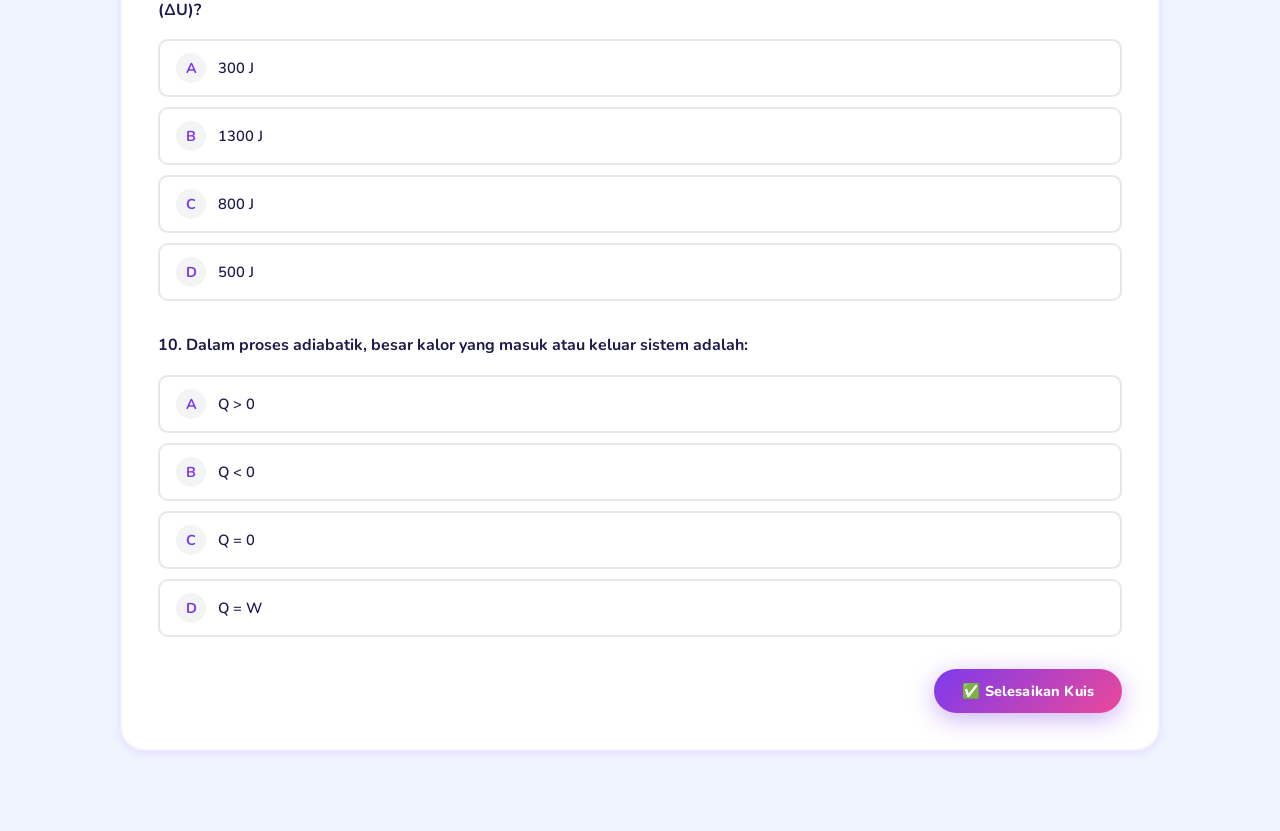
<file: thermoverse/level2_old.html>
<!DOCTYPE html>
<html lang="id">
<head>
  <meta charset="UTF-8">
  <meta name="viewport" content="width=device-width, initial-scale=1.0">
  <title>Level 2: Hukum 1 Termodinamika — ThermoExplorer</title>
  <link rel="stylesheet" href="css/style.css">
  <link rel="stylesheet" href="css/quiz.css">
  <style>
    .l-accent { color: #6366F1; }
    .l-bg { background: linear-gradient(135deg,#EEF2FF,#E0E7FF); border-color: #6366F1; }
    .l-badge { background: #E0E7FF; }
    .l-header { background: linear-gradient(135deg,#6366F1,#4F46E5); }
    .tab-btn.active { background: linear-gradient(135deg,#6366F1,#4F46E5); }
    .options-grid { display: grid; grid-template-columns: 1fr; gap: 10px; margin-top: 15px; }
    .option-btn { display: flex; align-items: center; gap: 12px; padding: 12px 16px; background: white; border: 2px solid #E5E7EB; border-radius: 10px; cursor: pointer; transition: all 0.2s; }
    .option-btn:hover { border-color: var(--primary); background: #F5F3FF; }
    .option-btn.selected { border-color: var(--primary); background: #EDE9FE; }
    .option-btn.correct { border-color: #10B981; background: #DCFCE7; }
    .option-btn.wrong { border-color: #EF4444; background: #FEE2E2; }
    .option-key { width: 30px; height: 30px; display: flex; align-items: center; justify-content: center; background: #F3F4F6; border-radius: 50%; font-weight: bold; font-size: 0.9rem; }
    .finish-btn-container { margin-top: 30px; display: flex; justify-content: center; }
    .scenario-box { background: #F8FAFC; border-left: 4px solid #6366F1; padding: 16px; margin-bottom: 20px; border-radius: 8px; }
    .scenario-label { font-weight: 700; color: #6366F1; margin-bottom: 8px; }
    .scenario-text { color: #475569; line-height: 1.6; }
    .indicator-label { display: inline-block; background: #E0E7FF; color: #3730A3; padding: 4px 12px; border-radius: 20px; font-size: 0.75rem; font-weight: 700; margin-bottom: 12px; }
    .data-table { width: 100%; border-collapse: collapse; margin: 15px 0; background: white; border-radius: 8px; overflow: hidden; }
    .data-table th, .data-table td { padding: 12px; text-align: center; border: 1px solid #E5E7EB; }
    .data-table th { background: #F3F4F6; font-weight: 700; color: #1F2937; }
    .data-table tr:hover { background: #F9FAFB; }
  </style>
</head>
<body>
<div id="loading-screen"><div class="energy-pulse"></div><div class="loading-text">⚡ Memuat Level 2...</div></div>
<div id="page-transition"></div>

<nav class="nav-bar">
  <a href="map.html" class="nav-logo">Thermo<span>Explorer</span></a>
  <ul class="nav-links">
    <li><a href="map.html">🗺️ Peta Misi</a></li>
    <li><a href="dashboard.html">📊 Leaderboard</a></li>
  </ul>
  <div class="nav-xp"><span class="xp-icon">⚡</span><span class="xp-value" id="nav-xp-value">0 XP</span></div>
</nav>

<div class="page-wrapper challenge-page">
  <div class="challenge-wrapper">

    <!-- Header -->
    <div class="level-header">
      <div class="level-header-left">
        <div class="level-badge l-badge">LEVEL 2</div>
        <div class="level-title">Hukum 1 Termodinamika</div>
        <div class="level-subtitle">Energi, Kalor & Usaha • 1 Kegiatan Awal & 4 Tantangan Berpikir Kompleks</div>
      </div>
      <div class="level-header-right">
        <div class="xp-counter">
          <div class="xp-counter-val" id="current-xp">0</div>
          <div class="xp-counter-label">⚡ XP</div>
        </div>
        <div class="timer-box" id="main-timer">
          <div class="timer-value" id="timer-val">18:00</div>
          <div class="timer-label">⏱ Sisa Waktu</div>
        </div>
      </div>
    </div>

    <!-- Tabs -->
    <div class="challenge-tabs">
      <button class="tab-btn active" id="tab-quiz" onclick="switchTab('quiz')">📝 Kegiatan Awal (Quiz)</button>
      <button class="tab-btn" id="tab-ct" onclick="switchTab('ct')">🔍 1. Critical Thinking</button>
      <button class="tab-btn" id="tab-st" onclick="switchTab('st')">🔗 2. Systemic Thinking</button>
      <button class="tab-btn" id="tab-sci" onclick="switchTab('sci')">🔬 3. Scientific Thinking</button>
      <button class="tab-btn" id="tab-inn" onclick="switchTab('inn')">💡 4. Innovative Thinking</button>
    </div>

    <!-- ======= QUIZ AWAL ======= -->
    <div id="panel-quiz" class="challenge-card">
      <div class="challenge-card-header">
        <div>
          <div class="challenge-card-title">📝 Kegiatan Awal</div>
          <div class="challenge-card-desc">10 soal quiz pilihan ganda</div>
        </div>
      </div>
      <div id="quiz-container"></div>
      <div style="margin-top:24px; display:flex; justify-content:flex-end;">
        <button class="btn btn-primary" id="btn-submit-quiz" onclick="submitQuiz()">✅ Selesaikan Kuis</button>
      </div>
    </div>

    <!-- ======= CHALLENGE PANELS ======= -->
    <div id="panel-ct" class="challenge-card" style="display:none;">
      <div class="challenge-card-header"><div><div class="challenge-card-title">🔍 1. Berpikir Kritis (Critical Thinking)</div></div></div>
      <div class="challenge-content" id="content-ct"></div>
    </div>

    <div id="panel-st" class="challenge-card" style="display:none;">
      <div class="challenge-card-header"><div><div class="challenge-card-title">🔗 2. Berpikir Sistemik (Systemic Thinking)</div></div></div>
      <div class="challenge-content" id="content-st"></div>
    </div>

    <div id="panel-sci" class="challenge-card" style="display:none;">
      <div class="challenge-card-header"><div><div class="challenge-card-title">🔬 3. Berpikir Ilmiah (Scientific Thinking)</div></div></div>
      <div class="challenge-content" id="content-sci"></div>
    </div>

    <div id="panel-inn" class="challenge-card" style="display:none;">
      <div class="challenge-card-header"><div><div class="challenge-card-title">💡 4. Berpikir Inovatif (Innovative Thinking)</div></div></div>
      <div class="challenge-content" id="content-inn"></div>
      <div class="finish-btn-container" id="finish-level-container" style="display:none;">
        <button class="btn btn-primary" style="font-size:1.2rem; padding:16px 40px;" onclick="finishLevel(2)">🏆 Selesaikan Level 2</button>
      </div>
    </div>

    <!-- ======= RESULT SCREEN ======= -->
    <div id="result-screen" class="challenge-card" style="display:none; text-align:center; padding:60px 20px;">
      <div style="font-size:5rem; margin-bottom:20px;">🎉</div>
      <h2 style="font-family: var(--font-heading); font-size:2.2rem; margin-bottom:10px;">Misi Selesai!</h2>
      <p id="result-msg" style="color:#6B7280; font-size:1.1rem; margin-bottom:30px;"></p>
      <div style="display:flex; justify-content:center; gap:20px; margin-bottom:40px;">
        <div class="xp-counter" style="background:#F5F3FF; padding:20px 40px; border-radius:20px;">
          <div class="xp-counter-val" id="result-xp" style="font-size:2.5rem;">0</div>
          <div class="xp-counter-label">TOTAL XP</div>
        </div>
      </div>
      <a href="map.html" class="btn btn-primary" style="padding:14px 40px;">Kembali ke Peta</a>
    </div>

  </div>
</div>

<script src="js/game.js"></script>
<script>
const ZONE = 'zone2';
const QUESTIONS = {
  quiz: [
    { q: "Apa yang dijelaskan oleh Hukum I Termodinamika?", a: ["Energi dapat diciptakan dan dimusnahkan", "Energi hanya dapat berubah bentuk, tidak dapat diciptakan atau dimusnahkan", "Energi hanya dapat bertambah", "Energi tidak dapat digunakan dalam sistem termodinamika"], c: 1 },
    { q: "Jika sistem menerima kalor Q dan melakukan usaha W, bagaimana perubahan energi dalam sistem dihitung menurut Hukum I Termodinamika?", a: ["ΔU = Q + W", "ΔU = Q - W", "ΔU = Q", "ΔU = -W"], c: 1 },
    { q: "Pada proses isotermik, perubahan energi dalam sistem (ΔU) adalah:", a: ["ΔU > 0", "ΔU < 0", "ΔU = 0", "ΔU = Q"], c: 2 },
    { q: "Dalam proses isotermik, usaha yang dilakukan oleh sistem dapat dihitung dengan rumus:", a: ["W = nRT ln(V2/V1)", "W = P∆V", "W = ∆U", "W = Q"], c: 0 },
    { q: "Pada proses isobarik, usaha yang dilakukan oleh sistem dapat dihitung dengan rumus:", a: ["W = nRT ln(V2/V1)", "W = P(V2 - V1)", "W = ∆U", "W = 0"], c: 1 },
    { q: "Proses isokhorik adalah proses perubahan keadaan gas yang terjadi pada:", a: ["Tekanan tetap", "Volume tetap", "Suhu tetap", "Kalor tetap"], c: 1 },
    { q: "Dalam proses isokhorik, usaha yang dilakukan oleh sistem adalah:", a: ["W = P∆V", "W = 0", "W = Q", "W = nRT ln(V2/V1)"], c: 1 },
    { q: "Contoh penerapan Hukum I Termodinamika dalam kehidupan sehari-hari adalah:", a: ["Pembangkit listrik yang mengubah energi panas menjadi energi listrik", "Sistem ventilasi yang mengubah energi kimia menjadi energi mekanik", "Sistem pendingin ruangan yang memindahkan kalor", "Mesin mobil yang membakar bahan bakar"], c: 0 },
    { q: "Jika sistem melakukan usaha (W) sebesar 500 J dan menerima kalor (Q) sebesar 800 J, berapa perubahan energi dalam sistem (ΔU)?", a: ["300 J", "1300 J", "800 J", "500 J"], c: 0 },
    { q: "Dalam proses adiabatik, besar kalor yang masuk atau keluar sistem adalah:", a: ["Q > 0", "Q < 0", "Q = 0", "Q = W"], c: 2 }
  ],
  ct: [
    {
      scenario: "Sebuah eksperimen dilakukan menggunakan gas ideal di dalam silinder berpiston. Gas mengalami empat proses berbeda (A, B, C, D) yang ditampilkan dalam grafik P-V dan tabel data berikut.<br><br><b>Tabel Data Eksperimen:</b><br><table class='data-table'><tr><th>Proses</th><th>Jenis</th><th>Q (J)</th><th>W (J)</th><th>ΔU (J)</th></tr><tr><td>A</td><td>Isobarik</td><td>+1200</td><td>+300</td><td>?</td></tr><tr><td>B</td><td>Isokhorik</td><td>+800</td><td>0</td><td>?</td></tr><tr><td>C</td><td>Isotermal</td><td>+500</td><td>?</td><td>0</td></tr><tr><td>D</td><td>Adiabatik</td><td>0</td><td>?</td><td>-450</td></tr></table>",
      questions: [
        { ind: "Interpretasi & Analisis", q: "Berdasarkan tabel di atas, nilai ΔU pada Proses A dan W pada Proses C yang benar sesuai Hukum I Termodinamika (ΔU = Q − W) adalah…", a: ["ΔU Proses A = +1500 J dan W Proses C = +500 J", "ΔU Proses A = +900 J dan W Proses C = +500 J", "ΔU Proses A = +1500 J dan W Proses C = −500 J", "ΔU Proses A = +900 J dan W Proses C = −500 J"], c: 1 },
        { ind: "Evaluasi", q: "Seorang teknisi menyatakan: 'Pada proses adiabatik (Proses D), karena tidak ada kalor yang masuk atau keluar sistem, maka mesin yang bekerja secara adiabatik adalah mesin yang paling efisien karena seluruh energi dalam sistem dapat dikonversi menjadi usaha tanpa kerugian apapun.' Evaluasi terhadap pernyataan teknisi tersebut adalah…", a: ["Pernyataan benar sepenuhnya, karena data tabel menunjukkan Q = 0 pada proses D", "Pernyataan benar sebagian: proses adiabatik memang tidak melibatkan pertukaran kalor, namun efisiensinya tidak selalu maksimal karena usaha yang dihasilkan berasal dari penurunan energi dalam (ΔU = −450 J), bukan dari kalor eksternal", "Pernyataan salah sepenuhnya, karena pada proses adiabatik justru seluruh usaha berasal dari lingkungan", "Pernyataan benar sepenuhnya, karena berdasarkan tabel ΔU = −450 J membuktikan energi dalam berkurang sepenuhnya menjadi usaha berguna"], c: 1 }
      ]
    }
  ],
  st: [
    {
      scenario: "Sebuah video praktikum menunjukkan empat fenomena berbeda: (1) Balon berisi air yang dipanaskan api tidak meletus, (2) Gelas plastik berisi air yang dibakar tidak bocor, (3) Lilin yang menyala di dalam piring berisi air padam saat ditutup gelas, (4) Balon yang dipasang pada mulut botol mengembang saat botol dipanaskan.",
      questions: [
        { ind: "Pemahaman Hubungan Sistem", q: "Berdasarkan seluruh video praktikum tersebut, kesimpulan sistemik paling lengkap yang dapat disusun adalah…", a: ["Kalor dari api selalu menyebabkan benda terbakar karena energi panas tidak dapat berpindah", "Perubahan sistem akibat kalor bergantung pada komponen penyusun sistem, aliran energi, pertukaran materi, dan perubahan energi dalam yang terjadi", "Semua percobaan menunjukkan bahwa kalor dapat dihentikan seluruhnya oleh air, gelas, atau botol", "Sistem yang dipanaskan selalu menjadi sistem terisolasi karena kalor masuk dan tersimpan permanen"], c: 1 },
        { ind: "Analisis & Evaluasi Sistem", q: "Seorang peserta didik menyatakan: 'Pada percobaan lilin yang ditutup gelas, api padam karena energi panas di dalam gelas habis.' Evaluasi ilmiah paling tepat adalah…", a: ["Pernyataan benar, karena energi panas dapat habis ketika sistem ditutup", "Pernyataan benar, karena gelas menghentikan semua bentuk energi", "Pernyataan kurang tepat, karena api padam terutama akibat berkurangnya oksigen, sedangkan energi tidak musnah tetapi berpindah dan berubah bentuk", "Pernyataan salah, karena lilin akan tetap menyala selama masih ada sumbu"], c: 2 }
      ]
    }
  ],
  sci: [
    {
      scenario: "Tim peneliti muda melakukan percobaan untuk menyelidiki hubungan Q, W, dan ΔU pada empat proses termodinamika.<br><br><b>Data Hasil Percobaan:</b><br><table class='data-table'><tr><th>Proses</th><th>Jenis</th><th>Q (J)</th><th>W (J)</th><th>ΔU (J)</th></tr><tr><td>1</td><td>Isobarik</td><td>+800</td><td>+320</td><td>?</td></tr><tr><td>2</td><td>Isokhorik</td><td>+500</td><td>0</td><td>?</td></tr><tr><td>3</td><td>Isotermal</td><td>+450</td><td>+450</td><td>0</td></tr><tr><td>4</td><td>Adiabatik</td><td>0</td><td>?</td><td>-380</td></tr></table>",
      questions: [
        { ind: "Inquiry & Hypothesis", q: "Rumusan masalah, hipotesis, dan rencana penyelidikan lanjutan yang paling tepat untuk menyelidiki anomali pada Percobaan 3 (Isotermal, ΔU = 0) adalah…", a: ["Rumusan masalah: Mengapa nilai ΔU pada semua proses selalu lebih kecil dari nilai Q?", "Rumusan masalah: Apakah pada proses isotermal, seluruh kalor yang diterima sistem dikonversi menjadi usaha tanpa meninggalkan perubahan energi dalam? Hipotesis: Pada proses isotermal, karena suhu sistem konstan maka energi dalam tidak berubah (ΔU = 0). Rencana: Mengulangi proses isotermal dengan nilai Q yang bervariasi", "Rumusan masalah: Mengapa proses adiabatik menghasilkan kurva P-V yang lebih curam?", "Rumusan masalah: Apakah nilai usaha W pada proses isobarik selalu lebih besar?"], c: 1 },
        { ind: "Analysis & Argumentation", q: "Analisis yang paling tepat dan komprehensif berdasarkan Hukum I Termodinamika (ΔU = Q − W) untuk data tabel tersebut adalah…", a: ["Semua nilai ΔU bernilai 0 karena energi bersifat kekal", "Percobaan 1: ΔU = +480 J; Percobaan 2: ΔU = +500 J; Percobaan 3: ΔU = 0 J; Percobaan 4: W = +380 J. Pola: semakin besar usaha (W), semakin kecil pertambahan energi dalam (ΔU) untuk Q yang sama", "Percobaan 1: ΔU = +1120 J; Percobaan 2: ΔU = +500 J; Percobaan 3: ΔU = +900 J", "ΔU sistem selalu berkurang karena kalor dikonversi menjadi usaha yang merugikan"], c: 1 }
      ]
    }
  ],
  inn: [
    {
      scenario: "Anak Pak Budi mengamati pemborosan kalor saat ibunya memasak. Ia ingin mengusulkan solusi inovatif berbasis konsep Hukum I Termodinamika untuk meningkatkan efisiensi energi.",
      questions: [
        { ind: "Flexibility & Fluency", q: "Kelompok ide yang paling beragam, relevan secara termodinamika, dan mencakup berbagai pendekatan solusi untuk mengurangi pemborosan kalor adalah…", a: ["Membeli kompor baru, mengganti tabung LPG, dan memasak siang hari", "Menggunakan tutup panci (sistem tertutup), panci presto (isobarik P tinggi), termos masak (sistem terisolasi), serta memperkecil api setelah mendidih", "Selalu menggunakan panci presto saja untuk semua jenis masakan", "Memasak semua bahan sekaligus dalam satu panci besar"], c: 1 },
        { ind: "Creative Thinking & Hypothesis", q: "Gagasan kreatif dan hipotesis yang paling orisinal untuk mengurangi pemborosan kalor adalah…", a: ["Desain 'sistem memasak bertingkat': tahap pertama panci bertutup hingga mendidih (isobarik terkontrol), tahap kedua memindahkan ke kotak insulasi mandiri (adiabatik tanpa api). Hipotesis: Jika proses memasak dilakukan menggunakan sistem dua-tahap ini, maka total kalor yang hilang lebih kecil karena tahap kedua mendekati proses adiabatik (Q≈0), diuji dengan mengukur konsumsi LPG", "Membeli rice cooker listrik", "Memasak pada malam hari", "Menggunakan api yang lebih besar untuk memasak lebih cepat"], c: 0 }
      ]
    }
  ]
};

let currentTab = 'quiz';
let timerInterval = null;
let timeRemaining = 18 * 60;
let completedChallenges = [];
let challengeScores = { quiz: 0, ct: 0, st: 0, sci: 0, inn: 0 };

function switchTab(tab) {
  document.querySelectorAll('.tab-btn').forEach(b => b.classList.remove('active'));
  document.getElementById('tab-' + tab).classList.add('active');
  document.querySelectorAll('.challenge-card').forEach(c => c.style.display = 'none');
  document.getElementById('panel-' + tab).style.display = 'block';
  currentTab = tab;
  if (tab !== 'quiz' && !timerInterval) startGlobalTimer();
}

function startGlobalTimer() {
  const display = document.getElementById('timer-val');
  timerInterval = setInterval(() => {
    timeRemaining--;
    let m = Math.floor(timeRemaining / 60);
    let s = timeRemaining % 60;
    display.textContent = String(m).padStart(2, '0') + ':' + String(s).padStart(2, '0');
    if (timeRemaining <= 60) document.getElementById('main-timer').classList.add('urgent');
    if (timeRemaining <= 0) { clearInterval(timerInterval); finishLevel(2); }
  }, 1000);
}

function renderQuiz() {
  const container = document.getElementById('quiz-container');
  container.innerHTML = QUESTIONS.quiz.map((q, i) => `
    <div class="question-block" id="quiz-q-${i}">
      <div class="question-text"><strong>${i+1}. ${q.q}</strong></div>
      <div class="options-grid">
        ${q.a.map((opt, oi) => `
          <label class="option-btn" onclick="selectOption('quiz', ${i}, ${oi})">
            <input type="radio" name="quiz_q${i}" value="${oi}" style="display:none;">
            <div class="option-key">${String.fromCharCode(65+oi)}</div>
            <div>${opt}</div>
          </label>
        `).join('')}
      </div>
    </div>
  `).join('');
}

function renderChallenges() {
  ['ct', 'st', 'sci', 'inn'].forEach(key => {
    const container = document.getElementById('content-' + key);
    const data = QUESTIONS[key][0];
    container.innerHTML = `
      <div class="scenario-box">
        <div class="scenario-label">📍 Skenario / Konteks Masalah</div>
        <div class="scenario-text">${data.scenario}</div>
      </div>
      ${data.questions.map((q, i) => `
        <div class="question-block" id="${key}-q-${i}" style="margin-top:24px;">
          <div class="indicator-label">${q.ind}</div>
          <div class="question-text"><strong>${i+1}. ${q.q}</strong></div>
          <div class="options-grid">
            ${q.a.map((opt, oi) => `
              <label class="option-btn" onclick="selectOption('${key}', ${i}, ${oi})">
                <input type="radio" name="${key}_q${i}" value="${oi}" style="display:none;">
                <div class="option-key">${String.fromCharCode(65+oi)}</div>
                <div>${opt}</div>
              </label>
            `).join('')}
          </div>
        </div>
      `).join('')}
      <div style="margin-top:24px; display:flex; justify-content:flex-end;">
        <button class="btn btn-primary" onclick="submitChallenge('${key}')">✅ Simpan & Lanjut</button>
      </div>
    `;
  });
}

function selectOption(type, qIdx, oIdx) {
  const block = document.getElementById(`${type}-q-${qIdx}`);
  block.querySelectorAll('.option-btn').forEach(btn => btn.classList.remove('selected'));
  block.querySelectorAll('.option-btn')[oIdx].classList.add('selected');
}

function submitQuiz() {
  const inputs = document.querySelectorAll('#panel-quiz input[type="radio"]:checked');
  if (inputs.length < 10) return alert('Mohon jawab semua soal kuis!');
  let score = 0;
  QUESTIONS.quiz.forEach((q, i) => {
    const selected = parseInt(document.querySelector(`input[name="quiz_q${i}"]:checked`).value);
    const block = document.getElementById(`quiz-q-${i}`);
    block.querySelectorAll('.option-btn').forEach((btn, bi) => {
      btn.style.pointerEvents = 'none';
      if (bi === q.c) btn.classList.add('correct');
      else if (bi === selected) btn.classList.add('wrong');
    });
    if (selected === q.c) score += 10;
  });
  challengeScores.quiz = score;
  completedChallenges.push('quiz');
  alert(`🎯 Kuis Selesai! Skor: ${score}/100`);
  document.getElementById('btn-submit-quiz').style.display = 'none';
  document.getElementById('tab-quiz').classList.add('done');
  switchTab('ct');
}

function submitChallenge(key) {
  const inputs = document.querySelectorAll(`#panel-${key} input[type="radio"]:checked`);
  if (inputs.length < QUESTIONS[key][0].questions.length) return alert('Mohon jawab semua soal!');
  let score = 0;
  const data = QUESTIONS[key][0];
  data.questions.forEach((q, i) => {
    const selected = parseInt(document.querySelector(`input[name="${key}_q${i}"]:checked`).value);
    if (selected === q.c) score += 100 / data.questions.length;
  });
  challengeScores[key] = Math.round(score);
  completedChallenges.push(key);
  document.getElementById('tab-' + key).classList.add('done');
  const order = ['ct', 'st', 'sci', 'inn'];
  const idx = order.indexOf(key);
  if (idx < order.length - 1) switchTab(order[idx + 1]);
  else document.getElementById('finish-level-container').style.display = 'flex';
}

function finishLevel(ln) {
  clearInterval(timerInterval);
  const avgScore = Math.round((challengeScores.ct + challengeScores.st + challengeScores.sci + challengeScores.inn) / 4);
  const xpEarned = avgScore * 2;
  const state = ThermoGame.loadState();
  state.zones[ZONE] = { completed: true, score: avgScore, scores: { all: challengeScores }, challengesDone: completedChallenges, answers: {} };
  ThermoGame.addXP(state, xpEarned);
  ThermoGame.saveState(state);
  document.querySelectorAll('.challenge-card').forEach(c => c.style.display = 'none');
  document.getElementById('result-screen').style.display = 'block';
  document.getElementById('result-xp').textContent = xpEarned;
  document.getElementById('result-msg').textContent = avgScore >= 80 ? '🌟 Luar biasa!' : (avgScore >= 60 ? '👍 Bagus!' : '📝 Cukup.');
}

document.addEventListener('DOMContentLoaded', () => {
  renderQuiz(); renderChallenges();
  setTimeout(() => { document.getElementById('loading-screen').classList.add('hidden'); }, 1000);
  const state = ThermoGame.loadState();
  document.getElementById('nav-xp-value').textContent = (state.playerName ? 'Tim ' + state.playerName + ' | ' : '') + state.xp + ' XP';
  document.getElementById('current-xp').textContent = state.xp;
});
</script>
</body>
</html>
</file>
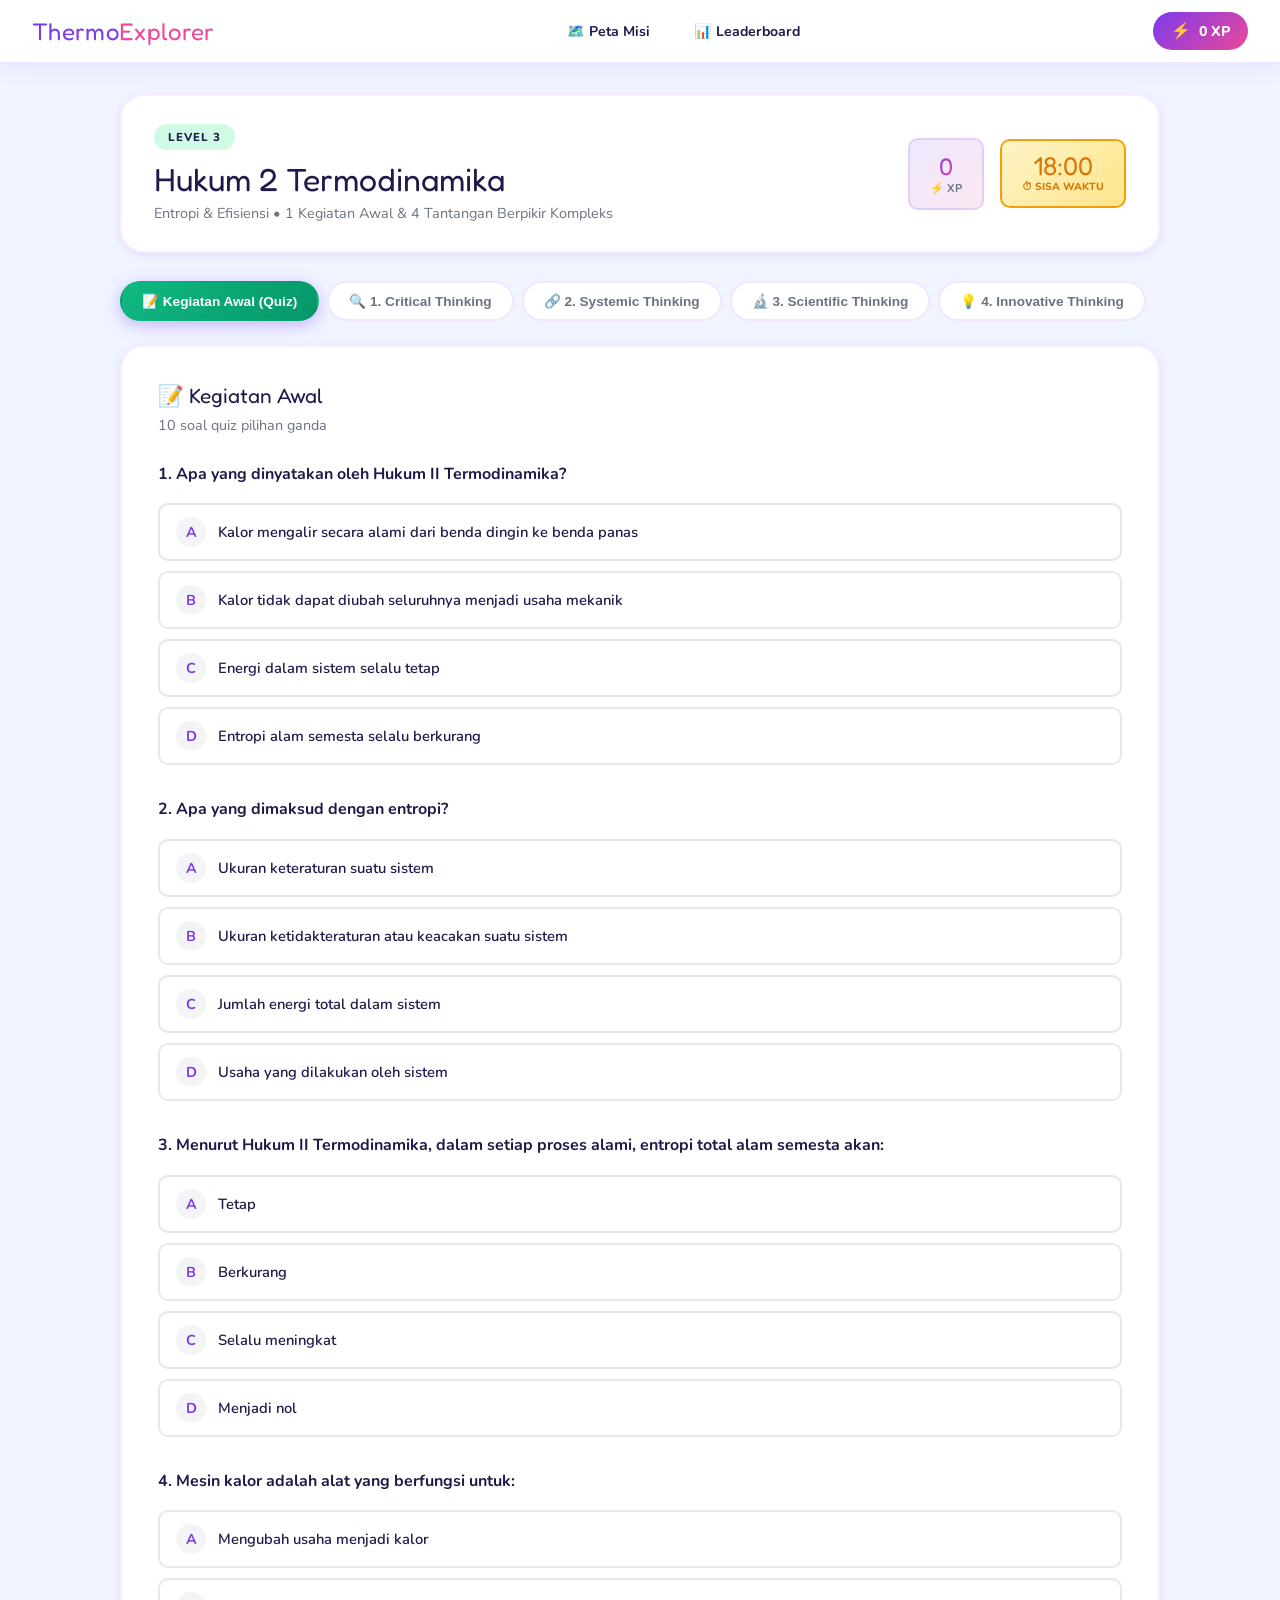
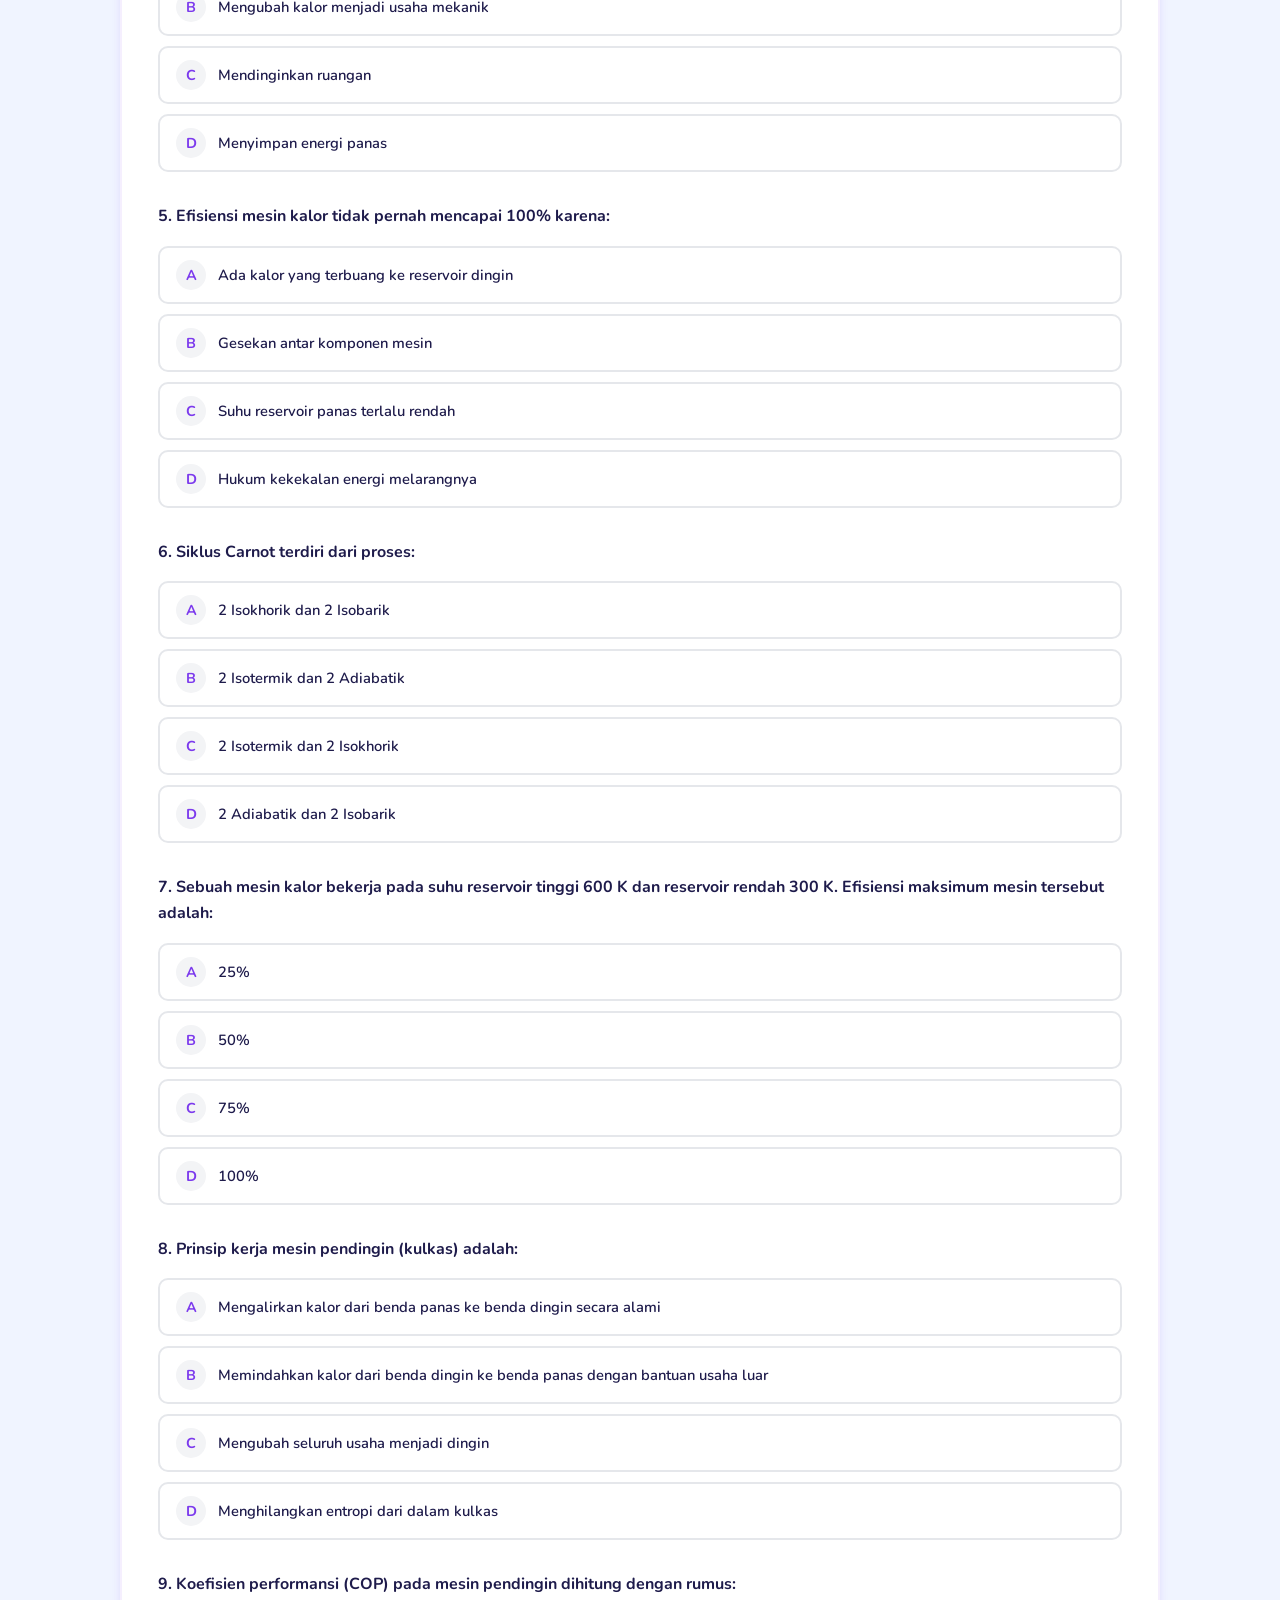
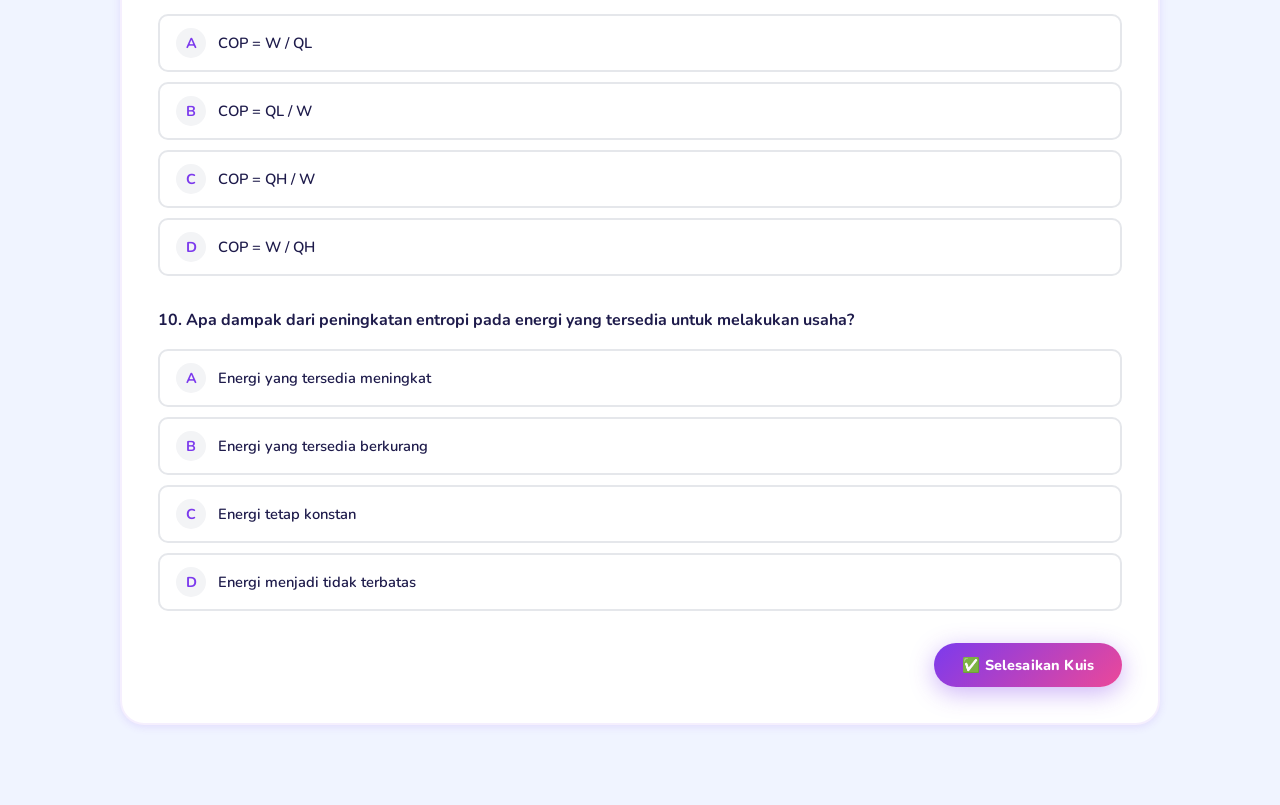
<file: thermoverse/level3.html>
<!DOCTYPE html>
<html lang="id">
<head>
  <meta charset="UTF-8">
  <meta name="viewport" content="width=device-width, initial-scale=1.0">
  <title>Level 3: Hukum 2 Termodinamika — ThermoExplorer</title>
  <link rel="stylesheet" href="css/style.css">
  <link rel="stylesheet" href="css/quiz.css">
  <style>
    .l-accent { color: #10B981; }
    .l-bg { background: linear-gradient(135deg,#ECFDF5,#D1FAE5); border-color: #10B981; }
    .l-badge { background: #D1FAE5; }
    .l-header { background: linear-gradient(135deg,#10B981,#059669); }
    .tab-btn.active { background: linear-gradient(135deg,#10B981,#059669); }
    .video-container { position: relative; padding-bottom: 56.25%; height: 0; overflow: hidden; max-width: 100%; border-radius: 12px; margin-bottom: 20px; }
    .video-container iframe { position: absolute; top: 0; left: 0; width: 100%; height: 100%; border:0; }
    .options-grid { display: grid; grid-template-columns: 1fr; gap: 10px; margin-top: 15px; }
    .option-btn { display: flex; align-items: center; gap: 12px; padding: 12px 16px; background: white; border: 2px solid #E5E7EB; border-radius: 10px; cursor: pointer; transition: all 0.2s; }
    .option-btn:hover { border-color: var(--primary); background: #F5F3FF; }
    .option-btn.selected { border-color: var(--primary); background: #EDE9FE; }
    .option-btn.correct { border-color: #10B981; background: #DCFCE7; }
    .option-btn.wrong { border-color: #EF4444; background: #FEE2E2; }
    .option-key { width: 30px; height: 30px; display: flex; align-items: center; justify-content: center; background: #F3F4F6; border-radius: 50%; font-weight: bold; font-size: 0.9rem; }
    .finish-btn-container { margin-top: 30px; display: flex; justify-content: center; }
    .lab-box { background: #F8FAFC; border: 2px dashed #CBD5E1; border-radius: 16px; padding: 20px; margin-bottom: 24px; }
    .lab-title { font-weight: 800; color: #475569; margin-bottom: 12px; display: flex; align-items: center; gap: 8px; }
    .scenario-box { background: #F8FAFC; border-left: 4px solid #10B981; padding: 16px; margin-bottom: 20px; border-radius: 8px; }
    .scenario-label { font-weight: 700; color: #10B981; margin-bottom: 8px; }
    .scenario-text { color: #475569; line-height: 1.6; }
    .indicator-label { display: inline-block; background: #D1FAE5; color: #065F46; padding: 4px 12px; border-radius: 20px; font-size: 0.75rem; font-weight: 700; margin-bottom: 12px; }
  </style>
</head>
<body>
<div id="loading-screen"><div class="energy-pulse"></div><div class="loading-text">🌿 Memuat Level 3...</div></div>
<div id="page-transition"></div>

<nav class="nav-bar">
  <a href="map.html" class="nav-logo">Thermo<span>Explorer</span></a>
  <ul class="nav-links">
    <li><a href="map.html">🗺️ Peta Misi</a></li>
    <li><a href="dashboard.html">📊 Leaderboard</a></li>
  </ul>
  <div class="nav-xp"><span class="xp-icon">⚡</span><span class="xp-value" id="nav-xp-value">0 XP</span></div>
</nav>

<div class="page-wrapper challenge-page">
  <div class="challenge-wrapper">

    <!-- Header -->
    <div class="level-header">
      <div class="level-header-left">
        <div class="level-badge l-badge">LEVEL 3</div>
        <div class="level-title">Hukum 2 Termodinamika</div>
        <div class="level-subtitle">Entropi & Efisiensi • 1 Kegiatan Awal & 4 Tantangan Berpikir Kompleks</div>
      </div>
      <div class="level-header-right">
        <div class="xp-counter">
          <div class="xp-counter-val" id="current-xp">0</div>
          <div class="xp-counter-label">⚡ XP</div>
        </div>
        <div class="timer-box" id="main-timer">
          <div class="timer-value" id="timer-val">18:00</div>
          <div class="timer-label">⏱ Sisa Waktu</div>
        </div>
      </div>
    </div>

    <!-- Tabs -->
    <div class="challenge-tabs">
      <button class="tab-btn active" id="tab-quiz" onclick="switchTab('quiz')">📝 Kegiatan Awal (Quiz)</button>
      <button class="tab-btn" id="tab-ct" onclick="switchTab('ct')">🔍 1. Critical Thinking</button>
      <button class="tab-btn" id="tab-st" onclick="switchTab('st')">🔗 2. Systemic Thinking</button>
      <button class="tab-btn" id="tab-sci" onclick="switchTab('sci')">🔬 3. Scientific Thinking</button>
      <button class="tab-btn" id="tab-inn" onclick="switchTab('inn')">💡 4. Innovative Thinking</button>
    </div>

    <!-- ======= QUIZ AWAL ======= -->
    <div id="panel-quiz" class="challenge-card">
      <div class="challenge-card-header">
        <div>
          <div class="challenge-card-title">📝 Kegiatan Awal</div>
          <div class="challenge-card-desc">10 soal quiz pilihan ganda</div>
        </div>
      </div>
      <div id="quiz-container"></div>
      <div style="margin-top:24px; display:flex; justify-content:flex-end;">
        <button class="btn btn-primary" id="btn-submit-quiz" onclick="submitQuiz()">✅ Selesaikan Kuis</button>
      </div>
    </div>

    <!-- ======= CHALLENGE PANELS ======= -->
    <div id="panel-ct" class="challenge-card" style="display:none;">
      <div class="challenge-card-header"><div><div class="challenge-card-title">🔍 1. Berpikir Kritis (Critical Thinking)</div></div></div>
      <div class="lab-box">
        <div class="lab-title">🔬 Virtual Lab: Sifat Gas</div>
        <div class="video-container">
          <iframe src="https://phet.colorado.edu/sims/html/gas-properties/latest/gas-properties_en.html" allowfullscreen></iframe>
        </div>
        <p style="font-size:0.85rem; color:#64748B;">Gunakan simulasi di atas untuk mengamati hubungan suhu dan tekanan sebelum menjawab soal di bawah.</p>
      </div>
      <div class="challenge-content" id="content-ct"></div>
    </div>

    <div id="panel-st" class="challenge-card" style="display:none;">
      <div class="challenge-card-header"><div><div class="challenge-card-title">🔗 2. Berpikir Sistemik (Systemic Thinking)</div></div></div>
      <div class="lab-box">
        <div class="lab-title">🔬 Virtual Lab: Bentuk & Perubahan Energi</div>
        <div class="video-container">
          <iframe src="https://phet.colorado.edu/sims/html/energy-forms-and-changes/latest/energy-forms-and-changes_en.html" allowfullscreen></iframe>
        </div>
      </div>
      <div class="challenge-content" id="content-st"></div>
    </div>

    <div id="panel-sci" class="challenge-card" style="display:none;">
      <div class="challenge-card-header"><div><div class="challenge-card-title">🔬 3. Berpikir Ilmiah (Scientific Thinking)</div></div></div>
      <div class="challenge-content" id="content-sci"></div>
    </div>

    <div id="panel-inn" class="challenge-card" style="display:none;">
      <div class="challenge-card-header"><div><div class="challenge-card-title">💡 4. Berpikir Inovatif (Innovative Thinking)</div></div></div>
      <div class="video-container">
        <iframe src="https://www.youtube.com/embed/S2pEa4_WvK0" allowfullscreen></iframe>
      </div>
      <div class="challenge-content" id="content-inn"></div>
      <div class="finish-btn-container" id="finish-level-container" style="display:none;">
        <button class="btn btn-primary" style="font-size:1.2rem; padding:16px 40px;" onclick="finishLevel(3)">🏆 Selesaikan Level 3</button>
      </div>
    </div>

    <!-- ======= RESULT SCREEN ======= -->
    <div id="result-screen" class="challenge-card" style="display:none; text-align:center; padding:60px 20px;">
      <div style="font-size:5rem; margin-bottom:20px;">🎉</div>
      <h2 style="font-family: var(--font-heading); font-size:2.2rem; margin-bottom:10px;">Misi Selesai!</h2>
      <p id="result-msg" style="color:#6B7280; font-size:1.1rem; margin-bottom:30px;"></p>
      <div style="display:flex; justify-content:center; gap:20px; margin-bottom:40px;">
        <div class="xp-counter" style="background:#F5F3FF; padding:20px 40px; border-radius:20px;">
          <div class="xp-counter-val" id="result-xp" style="font-size:2.5rem;">0</div>
          <div class="xp-counter-label">TOTAL XP</div>
        </div>
      </div>
      <a href="map.html" class="btn btn-primary" style="padding:14px 40px;">Kembali ke Peta</a>
    </div>

  </div>
</div>

<script src="js/game.js"></script>
<script>
const ZONE = 'zone3';
const QUESTIONS = {
  quiz: [
    { q: "Apa yang dinyatakan oleh Hukum II Termodinamika?", a: ["Kalor mengalir secara alami dari benda dingin ke benda panas", "Kalor tidak dapat diubah seluruhnya menjadi usaha mekanik", "Energi dalam sistem selalu tetap", "Entropi alam semesta selalu berkurang"], c: 1 },
    { q: "Apa yang dimaksud dengan entropi?", a: ["Ukuran keteraturan suatu sistem", "Ukuran ketidakteraturan atau keacakan suatu sistem", "Jumlah energi total dalam sistem", "Usaha yang dilakukan oleh sistem"], c: 1 },
    { q: "Menurut Hukum II Termodinamika, dalam setiap proses alami, entropi total alam semesta akan:", a: ["Tetap", "Berkurang", "Selalu meningkat", "Menjadi nol"], c: 2 },
    { q: "Mesin kalor adalah alat yang berfungsi untuk:", a: ["Mengubah usaha menjadi kalor", "Mengubah kalor menjadi usaha mekanik", "Mendinginkan ruangan", "Menyimpan energi panas"], c: 1 },
    { q: "Efisiensi mesin kalor tidak pernah mencapai 100% karena:", a: ["Ada kalor yang terbuang ke reservoir dingin", "Gesekan antar komponen mesin", "Suhu reservoir panas terlalu rendah", "Hukum kekekalan energi melarangnya"], c: 0 },
    { q: "Siklus Carnot terdiri dari proses:", a: ["2 Isokhorik dan 2 Isobarik", "2 Isotermik dan 2 Adiabatik", "2 Isotermik dan 2 Isokhorik", "2 Adiabatik dan 2 Isobarik"], c: 1 },
    { q: "Sebuah mesin kalor bekerja pada suhu reservoir tinggi 600 K dan reservoir rendah 300 K. Efisiensi maksimum mesin tersebut adalah:", a: ["25%", "50%", "75%", "100%"], c: 1 },
    { q: "Prinsip kerja mesin pendingin (kulkas) adalah:", a: ["Mengalirkan kalor dari benda panas ke benda dingin secara alami", "Memindahkan kalor dari benda dingin ke benda panas dengan bantuan usaha luar", "Mengubah seluruh usaha menjadi dingin", "Menghilangkan entropi dari dalam kulkas"], c: 1 },
    { q: "Koefisien performansi (COP) pada mesin pendingin dihitung dengan rumus:", a: ["COP = W / QL", "COP = QL / W", "COP = QH / W", "COP = W / QH"], c: 1 },
    { q: "Apa dampak dari peningkatan entropi pada energi yang tersedia untuk melakukan usaha?", a: ["Energi yang tersedia meningkat", "Energi yang tersedia berkurang", "Energi tetap konstan", "Energi menjadi tidak terbatas"], c: 1 }
  ],
  ct: [
    {
      scenario: "Gunakan simulasi PhET Gas Properties. Masukkan sejumlah partikel gas, pertahankan volume tetap, kemudian naikkan suhu gas secara bertahap. Amati perubahan tekanan dan gerakan partikel.",
      questions: [
        { ind: "Interpretasi & Analisis", q: "Pada simulasi Gas Properties, saat suhu gas dinaikkan dalam wadah bervolume tetap, partikel gas terlihat bergerak lebih cepat dan tekanan meningkat. Makna paling tepat adalah…", a: ["Kenaikan suhu menyebabkan energi kinetik partikel gas meningkat sehingga tumbukan partikel dengan dinding wadah menjadi lebih sering dan kuat", "Kenaikan suhu menyebabkan partikel gas kehilangan energi sehingga tekanan meningkat", "Tekanan meningkat karena volume wadah bertambah besar saat suhu dinaikkan", "Partikel gas bergerak lebih cepat karena tekanan menurun"], c: 0 },
        { ind: "Evaluasi Prosedur", q: "Seorang peserta didik ingin menyelidiki pengaruh suhu terhadap tekanan gas. Ia mengubah suhu gas, tetapi pada saat yang sama juga mengubah volume wadah dan menambah jumlah partikel. Evaluasi paling tepat adalah…", a: ["Prosedur sudah tepat karena semakin banyak variabel diubah, semakin lengkap data", "Prosedur kurang tepat karena untuk mengetahui pengaruh suhu terhadap tekanan, variabel lain seperti volume dan jumlah partikel sebaiknya dibuat tetap", "Prosedur sudah tepat karena tekanan hanya dipengaruhi suhu", "Prosedur kurang tepat karena suhu tidak boleh diubah"], c: 1 }
      ]
    }
  ],
  st: [
    {
      scenario: "Gunakan simulasi PhET Energy Forms and Changes. Atur sumber energi ke Burner dan hubungkan dengan ketel/turbin/generator. Amati aliran energi masuk, energi berguna, dan energi terbuang.",
      questions: [
        { ind: "Pemahaman Hubungan Sistem", q: "Hubungan sistemik yang paling tepat antara komponen tersebut adalah…", a: ["Burner, ketel, dan turbin bekerja terpisah", "Burner berperan sebagai sumber kalor, ketel sebagai penerima dan penyalur energi, turbin/generator sebagai pengubah energi menjadi usaha mekanik, sedangkan lingkungan menerima energi yang terbuang", "Turbin menghasilkan kalor untuk memanaskan ketel", "Lingkungan tidak berhubungan dengan sistem"], c: 1 },
        { ind: "Analisis & Inferensi", q: "Dalam percobaan 120s, energi diserap 80 paket, terbuang 30 paket. Berapa efisiensi sistem? (η = (1 - Qlepas/Qserap) × 100%)", a: ["Efisiensi sistem 37,5%, artinya sebagian besar energi berubah menjadi usaha", "Efisiensi sistem 62,5%, artinya 62,5% energi yang diserap berubah menjadi usaha berguna dan 37,5% terbuang", "Efisiensi sistem 30%", "Efisiensi sistem 80%"], c: 1 }
      ]
    }
  ],
  sci: [
    {
      scenario: "Simulasi Virtual Hukum Termodinamika II (Generator). Amati aliran energi masuk (panas), berguna (mekanik), dan terbuang (lingkungan) pada berbagai kondisi suhu.",
      questions: [
        { ind: "Inquiry & Hypothesis", q: "Setelah mengamati simulasi, pertanyaan penelitian paling tepat adalah…", a: ["Berapa banyak energi yang dihasilkan?", "Mengapa tidak semua energi panas dapat diubah menjadi usaha pada mesin?", "Apakah energi bisa hilang?", "Bagaimana cara membuat mesin bekerja tanpa energi?"], c: 1 },
        { ind: "Analysis & Argumentation", q: "Jika suhu sumber panas dinaikkan, tetapi energi terbuang juga meningkat, maka inferensi paling tepat adalah…", a: ["Efisiensi selalu meningkat", "Efisiensi bergantung pada distribusi energi, bukan hanya energi masuk", "Energi hilang", "Mesin menjadi sempurna"], c: 1 }
      ]
    }
  ],
  inn: [
    {
      scenario: "Hukum II Termodinamika pada pembuatan es krim dengan batu es. Kalor mengalir dari campuran es krim (lebih tinggi) ke batu es (lebih rendah). Peserta didik diminta mengidentifikasi sistem, penyebab ketidakefisienan, dan merancang solusi inovatif.",
      questions: [
        { ind: "Identifying Issues", q: "Penyebab utama proses pembekuan menjadi kurang efisien adalah…", a: ["Campuran es krim tidak memiliki kalor sama sekali", "Batu es memberikan kalor ke campuran es krim", "Wadah yang kurang terisolasi membuat kalor dari lingkungan ikut masuk ke sistem", "Kalor berhenti berpindah karena suhu batu es lebih rendah"], c: 2 },
        { ind: "Creative Solution & Hypothesis", q: "Rancangan kreatif yang paling sesuai untuk meningkatkan efisiensi pembuatan es krim adalah…", a: ["Wadah dua lapis dengan ruang isolasi di antaranya, bagian luar berisi campuran es-garam, dan bagian dalam berisi adonan yang dapat diputar. Hipotesis: Jika wadah diberi isolasi dan campuran es-garam digunakan, maka suhu adonan es krim akan turun lebih cepat dibandingkan wadah tanpa isolasi", "Wadah terbuka besar", "Wadah logam tipis tanpa penutup", "Wadah tanpa es"], c: 0 }
      ]
    }
  ]
};

let currentTab = 'quiz';
let timerInterval = null;
let timeRemaining = 18 * 60;
let completedChallenges = [];
let challengeScores = { quiz: 0, ct: 0, st: 0, sci: 0, inn: 0 };

function switchTab(tab) {
  document.querySelectorAll('.tab-btn').forEach(b => b.classList.remove('active'));
  document.getElementById('tab-' + tab).classList.add('active');
  document.querySelectorAll('.challenge-card').forEach(c => c.style.display = 'none');
  document.getElementById('panel-' + tab).style.display = 'block';
  currentTab = tab;
  if (tab !== 'quiz' && !timerInterval) startGlobalTimer();
}

function startGlobalTimer() {
  const display = document.getElementById('timer-val');
  timerInterval = setInterval(() => {
    timeRemaining--;
    let m = Math.floor(timeRemaining / 60);
    let s = timeRemaining % 60;
    display.textContent = String(m).padStart(2, '0') + ':' + String(s).padStart(2, '0');
    if (timeRemaining <= 60) document.getElementById('main-timer').classList.add('urgent');
    if (timeRemaining <= 0) { clearInterval(timerInterval); finishLevel(3); }
  }, 1000);
}

function renderQuiz() {
  const container = document.getElementById('quiz-container');
  container.innerHTML = QUESTIONS.quiz.map((q, i) => `
    <div class="question-block" id="quiz-q-${i}">
      <div class="question-text"><strong>${i+1}. ${q.q}</strong></div>
      <div class="options-grid">
        ${q.a.map((opt, oi) => `
          <label class="option-btn" onclick="selectOption('quiz', ${i}, ${oi})">
            <input type="radio" name="quiz_q${i}" value="${oi}" style="display:none;">
            <div class="option-key">${String.fromCharCode(65+oi)}</div>
            <div>${opt}</div>
          </label>
        `).join('')}
      </div>
    </div>
  `).join('');
}

function renderChallenges() {
  ['ct', 'st', 'sci', 'inn'].forEach(key => {
    const container = document.getElementById('content-' + key);
    const data = QUESTIONS[key][0];
    container.innerHTML = `
      <div class="scenario-box">
        <div class="scenario-label">📍 Skenario / Konteks Masalah</div>
        <div class="scenario-text">${data.scenario}</div>
      </div>
      ${data.questions.map((q, i) => `
        <div class="question-block" id="${key}-q-${i}" style="margin-top:24px;">
          <div class="indicator-label">${q.ind}</div>
          <div class="question-text"><strong>${i+1}. ${q.q}</strong></div>
          <div class="options-grid">
            ${q.a.map((opt, oi) => `
              <label class="option-btn" onclick="selectOption('${key}', ${i}, ${oi})">
                <input type="radio" name="${key}_q${i}" value="${oi}" style="display:none;">
                <div class="option-key">${String.fromCharCode(65+oi)}</div>
                <div>${opt}</div>
              </label>
            `).join('')}
          </div>
        </div>
      `).join('')}
      <div style="margin-top:24px; display:flex; justify-content:flex-end;">
        <button class="btn btn-primary" onclick="submitChallenge('${key}')">✅ Simpan & Lanjut</button>
      </div>
    `;
  });
}

function selectOption(type, qIdx, oIdx) {
  const block = document.getElementById(`${type}-q-${qIdx}`);
  block.querySelectorAll('.option-btn').forEach(btn => btn.classList.remove('selected'));
  block.querySelectorAll('.option-btn')[oIdx].classList.add('selected');
}

function submitQuiz() {
  const inputs = document.querySelectorAll('#panel-quiz input[type="radio"]:checked');
  if (inputs.length < 10) return alert('Mohon jawab semua soal kuis!');
  let score = 0;
  QUESTIONS.quiz.forEach((q, i) => {
    const selected = parseInt(document.querySelector(`input[name="quiz_q${i}"]:checked`).value);
    const block = document.getElementById(`quiz-q-${i}`);
    block.querySelectorAll('.option-btn').forEach((btn, bi) => {
      btn.style.pointerEvents = 'none';
      if (bi === q.c) btn.classList.add('correct');
      else if (bi === selected) btn.classList.add('wrong');
    });
    if (selected === q.c) score += 10;
  });
  challengeScores.quiz = score;
  completedChallenges.push('quiz');
  alert(`🎯 Kuis Selesai! Skor: ${score}/100`);
  document.getElementById('btn-submit-quiz').style.display = 'none';
  document.getElementById('tab-quiz').classList.add('done');
  switchTab('ct');
}

function submitChallenge(key) {
  const inputs = document.querySelectorAll(`#panel-${key} input[type="radio"]:checked`);
  if (inputs.length < QUESTIONS[key][0].questions.length) return alert('Mohon jawab semua soal!');
  let score = 0;
  const data = QUESTIONS[key][0];
  data.questions.forEach((q, i) => {
    const selected = parseInt(document.querySelector(`input[name="${key}_q${i}"]:checked`).value);
    if (selected === q.c) score += 100 / data.questions.length;
  });
  challengeScores[key] = Math.round(score);
  completedChallenges.push(key);
  document.getElementById('tab-' + key).classList.add('done');
  const order = ['ct', 'st', 'sci', 'inn'];
  const idx = order.indexOf(key);
  if (idx < order.length - 1) switchTab(order[idx + 1]);
  else document.getElementById('finish-level-container').style.display = 'flex';
}

function finishLevel(ln) {
  clearInterval(timerInterval);
  const avgScore = Math.round((challengeScores.ct + challengeScores.st + challengeScores.sci + challengeScores.inn) / 4);
  const xpEarned = avgScore * 2;
  const state = ThermoGame.loadState();
  state.zones[ZONE] = { completed: true, score: avgScore, scores: { all: challengeScores }, challengesDone: completedChallenges, answers: {} };
  ThermoGame.addXP(state, xpEarned);
  ThermoGame.saveState(state);
  document.querySelectorAll('.challenge-card').forEach(c => c.style.display = 'none');
  document.getElementById('result-screen').style.display = 'block';
  document.getElementById('result-xp').textContent = xpEarned;
  document.getElementById('result-msg').textContent = avgScore >= 80 ? '🌟 Luar biasa!' : (avgScore >= 60 ? '👍 Bagus!' : '📝 Cukup.');
}

document.addEventListener('DOMContentLoaded', () => {
  renderQuiz(); renderChallenges();
  setTimeout(() => { document.getElementById('loading-screen').classList.add('hidden'); }, 1000);
  const state = ThermoGame.loadState();
  document.getElementById('nav-xp-value').textContent = (state.playerName ? 'Tim ' + state.playerName + ' | ' : '') + state.xp + ' XP';
  document.getElementById('current-xp').textContent = state.xp;
});
</script>
</body>
</html>
</file>
<file: thermoverse/css/style.css>
/* =====================================================
   ANTI-GRAVITY AGENT — Global Styles
   Theme: Bright, Fun, Energetic
   ===================================================== */
@import url('https://fonts.googleapis.com/css2?family=Nunito:wght@400;600;700;800;900&family=Fredoka+One&family=JetBrains+Mono:wght@400;600&display=swap');

:root {
  /* Color Palette — Bright & Fun */
  --primary: #7C3AED;
  /* vibrant purple */
  --primary-light: #A78BFA;
  --secondary: #F59E0B;
  /* golden amber */
  --accent: #10B981;
  /* emerald */
  --pink: #EC4899;
  --sky: #0EA5E9;
  --coral: #F97316;
  --red-soft: #EF4444;

  --bg: #F0F4FF;
  /* very light blue-white */
  --bg-card: #FFFFFF;
  --bg-surface: #EEF2FF;

  --text: #1E1B4B;
  --text-secondary: #4C1D95;
  --text-muted: #7C3AED;
  --white: #FFFFFF;

  --gradient-hero: linear-gradient(135deg, #7C3AED 0%, #EC4899 50%, #F59E0B 100%);
  --gradient-l1: linear-gradient(135deg, #F97316, #EF4444);
  --gradient-l2: linear-gradient(135deg, #7C3AED, #0EA5E9);
  --gradient-l3: linear-gradient(135deg, #10B981, #06B6D4);

  --shadow-sm: 0 2px 8px rgba(124, 58, 237, 0.12);
  --shadow-md: 0 8px 30px rgba(124, 58, 237, 0.18);
  --shadow-lg: 0 20px 60px rgba(124, 58, 237, 0.2);

  --font-heading: 'Fredoka One', cursive;
  --font-body: 'Nunito', sans-serif;
  --font-mono: 'JetBrains Mono', monospace;

  --radius-sm: 10px;
  --radius-md: 16px;
  --radius-lg: 24px;
  --radius-xl: 32px;
}

*,
*::before,
*::after {
  margin: 0;
  padding: 0;
  box-sizing: border-box;
}

html {
  scroll-behavior: smooth;
}

body {
  font-family: var(--font-body);
  background: var(--bg);
  color: var(--text);
  min-height: 100vh;
  overflow-x: hidden;
}

/* ---- Typography ---- */
h1,
h2,
h3,
h4 {
  font-family: var(--font-heading);
  line-height: 1.2;
}

/* ---- Nav ---- */
.nav-bar {
  position: fixed;
  top: 0;
  left: 0;
  right: 0;
  height: 64px;
  background: rgba(255, 255, 255, 0.92);
  backdrop-filter: blur(20px);
  border-bottom: 2px solid rgba(124, 58, 237, 0.12);
  display: flex;
  align-items: center;
  justify-content: space-between;
  padding: 0 32px;
  z-index: 1000;
  box-shadow: 0 4px 20px rgba(124, 58, 237, 0.08);
}

.nav-logo {
  font-family: var(--font-heading);
  font-size: 1.5rem;
  color: var(--primary);
  text-decoration: none;
  letter-spacing: 0.02rem;
}

.nav-logo span {
  color: var(--pink);
}

.nav-links {
  display: flex;
  list-style: none;
  gap: 8px;
}

.nav-links a {
  padding: 8px 18px;
  border-radius: 30px;
  font-size: 0.88rem;
  font-weight: 700;
  color: var(--text);
  text-decoration: none;
  transition: all 0.25s;
}

.nav-links a:hover {
  background: var(--bg-surface);
  color: var(--primary);
}

.nav-xp {
  display: flex;
  align-items: center;
  gap: 8px;
  background: linear-gradient(135deg, var(--primary), var(--pink));
  color: white;
  padding: 8px 18px;
  border-radius: 30px;
  font-weight: 800;
  font-size: 0.88rem;
}

.xp-icon {
  font-size: 1rem;
}

/* ---- Page Wrapper ---- */
.page-wrapper {
  padding-top: 64px;
}

/* ---- Loading Screen ---- */
#loading-screen {
  position: fixed;
  inset: 0;
  background: linear-gradient(135deg, #7C3AED, #EC4899);
  z-index: 9999;
  display: flex;
  flex-direction: column;
  align-items: center;
  justify-content: center;
  gap: 20px;
  transition: opacity 0.5s, visibility 0.5s;
}

#loading-screen.hidden {
  opacity: 0;
  visibility: hidden;
}

.energy-pulse {
  width: 60px;
  height: 60px;
  border-radius: 50%;
  background: white;
  animation: epulse 1.2s ease-in-out infinite;
}

@keyframes epulse {

  0%,
  100% {
    transform: scale(1);
    opacity: 1;
  }

  50% {
    transform: scale(1.4);
    opacity: 0.6;
  }
}

.loading-text {
  color: white;
  font-family: var(--font-heading);
  font-size: 1.2rem;
  letter-spacing: 0.1rem;
}

/* ---- Page Transition ---- */
#page-transition {
  position: fixed;
  inset: 0;
  background: linear-gradient(135deg, var(--primary), var(--pink));
  opacity: 0;
  pointer-events: none;
  z-index: 9998;
  transition: opacity 0.35s;
}

/* ---- Buttons ---- */
.btn {
  display: inline-flex;
  align-items: center;
  gap: 8px;
  padding: 12px 28px;
  border-radius: 30px;
  font-family: var(--font-body);
  font-weight: 800;
  font-size: 0.9rem;
  border: none;
  cursor: pointer;
  text-decoration: none;
  transition: all 0.28s ease;
  letter-spacing: 0.01rem;
}

.btn-primary {
  background: linear-gradient(135deg, var(--primary), var(--pink));
  color: white;
  box-shadow: 0 6px 24px rgba(124, 58, 237, 0.38);
}

.btn-primary:hover {
  transform: translateY(-3px) scale(1.02);
  box-shadow: 0 12px 36px rgba(124, 58, 237, 0.48);
}

.btn-ghost {
  background: rgba(124, 58, 237, 0.08);
  color: var(--primary);
  border: 2px solid rgba(124, 58, 237, 0.2);
}

.btn-ghost:hover {
  background: rgba(124, 58, 237, 0.14);
  border-color: var(--primary);
  transform: translateY(-2px);
}

.btn-secondary {
  background: linear-gradient(135deg, var(--secondary), var(--coral));
  color: white;
  box-shadow: 0 6px 20px rgba(245, 158, 11, 0.35);
}

.btn-secondary:hover {
  transform: translateY(-3px);
  box-shadow: 0 12px 32px rgba(245, 158, 11, 0.45);
}

/* ---- Section ---- */
.section-tag {
  display: inline-flex;
  align-items: center;
  gap: 8px;
  background: rgba(124, 58, 237, 0.1);
  color: var(--primary);
  padding: 6px 18px;
  border-radius: 30px;
  font-size: 0.75rem;
  font-weight: 800;
  letter-spacing: 0.06rem;
  text-transform: uppercase;
  margin-bottom: 16px;
}

.section-title {
  font-family: var(--font-heading);
  font-size: clamp(1.8rem, 4vw, 2.8rem);
  color: var(--text);
  margin-bottom: 12px;
}

.section-title span {
  color: var(--primary);
}

.section-subtitle {
  font-size: 1rem;
  color: #6B7280;
  max-width: 520px;
  margin: 0 auto;
  line-height: 1.7;
}

.text-center {
  text-align: center;
}

/* ---- Card ---- */
.card {
  background: var(--bg-card);
  border-radius: var(--radius-md);
  padding: 28px;
  box-shadow: var(--shadow-sm);
  border: 1.5px solid rgba(124, 58, 237, 0.08);
  transition: all 0.3s ease;
}

.card:hover {
  box-shadow: var(--shadow-md);
  transform: translateY(-4px);
  border-color: rgba(124, 58, 237, 0.2);
}

/* ---- Badge popup ---- */
#badge-popup {
  position: fixed;
  top: 80px;
  right: 24px;
  background: white;
  border-radius: var(--radius-md);
  padding: 16px 20px;
  display: flex;
  align-items: center;
  gap: 14px;
  box-shadow: var(--shadow-lg);
  border: 2px solid var(--primary);
  transform: translateX(120%);
  transition: transform 0.4s cubic-bezier(0.34, 1.56, 0.64, 1);
  z-index: 9997;
  min-width: 240px;
}

#badge-popup.show {
  transform: translateX(0);
}

.badge-popup-icon {
  font-size: 2.2rem;
}

.badge-popup-title {
  font-size: 0.72rem;
  color: var(--primary);
  font-weight: 800;
  letter-spacing: 0.05rem;
  text-transform: uppercase;
}

.badge-popup-name {
  font-family: var(--font-heading);
  font-size: 1rem;
  color: var(--text);
}

/* ---- Responsive ---- */
@media (max-width: 768px) {
  .nav-links {
    display: none;
  }

  .nav-bar {
    padding: 0 16px;
  }
}
</file>
<file: thermoverse/css/quiz.css>
/* =====================================================
   ANTI-GRAVITY AGENT — Challenge Page Styles
   ===================================================== */

/* ---- Challenge Layout ---- */
.challenge-page {
  min-height: 100vh;
  background: var(--bg);
}

.challenge-wrapper {
  max-width: 1080px;
  margin: 0 auto;
  padding: 30px 20px 80px;
}

/* ---- Level Header ---- */
.level-header {
  background: white;
  border-radius: var(--radius-lg);
  padding: 28px 32px;
  margin-bottom: 28px;
  box-shadow: var(--shadow-sm);
  border: 2px solid rgba(124,58,237,0.08);
  display: flex;
  align-items: center;
  justify-content: space-between;
  flex-wrap: wrap;
  gap: 20px;
}
.level-header-left {}
.level-badge {
  display: inline-flex; align-items: center; gap: 6px;
  padding: 5px 14px; border-radius: 20px;
  font-size: 0.72rem; font-weight: 800;
  letter-spacing: 0.06rem; text-transform: uppercase;
  margin-bottom: 10px;
}
.level-title {
  font-family: var(--font-heading);
  font-size: clamp(1.4rem, 3vw, 2rem);
  color: var(--text);
  margin-bottom: 4px;
}
.level-subtitle { font-size: 0.9rem; color: #6B7280; }

.level-header-right {
  display: flex; align-items: center; gap: 16px;
}
.xp-counter {
  display: flex; flex-direction: column; align-items: center;
  background: linear-gradient(135deg, #EDE9FE, #FCE7F3);
  border-radius: var(--radius-sm); padding: 12px 20px;
  border: 2px solid rgba(124,58,237,0.15);
}
.xp-counter-val {
  font-family: var(--font-heading); font-size: 1.5rem;
  background: linear-gradient(135deg, var(--primary), var(--pink));
  -webkit-background-clip: text; -webkit-text-fill-color: transparent; background-clip: text;
}
.xp-counter-label { font-size: 0.7rem; color: #6B7280; font-weight: 700; text-transform: uppercase; }

/* ---- Challenge Tabs ---- */
.challenge-tabs {
  display: flex; gap: 8px; margin-bottom: 24px; flex-wrap: wrap;
}
.tab-btn {
  display: flex; align-items: center; gap: 8px;
  padding: 10px 20px; border-radius: 30px;
  font-weight: 800; font-size: 0.85rem;
  border: 2px solid rgba(124,58,237,0.12);
  background: white; color: #6B7280;
  cursor: pointer; transition: all 0.25s;
}
.tab-btn:hover { border-color: var(--primary); color: var(--primary); }
.tab-btn.active {
  background: linear-gradient(135deg, var(--primary), var(--pink));
  color: white; border-color: transparent;
  box-shadow: 0 4px 16px rgba(124,58,237,0.35);
}
.tab-btn.done {
  background: #D1FAE5; color: #059669;
  border-color: #6EE7B7;
}

/* ---- Challenge Card ---- */
.challenge-card {
  background: white; border-radius: var(--radius-lg);
  padding: 36px; box-shadow: var(--shadow-sm);
  border: 2px solid rgba(124,58,237,0.08);
  animation: fadeInUp 0.4s ease;
}
@keyframes fadeInUp {
  from { opacity: 0; transform: translateY(20px); }
  to { opacity: 1; transform: translateY(0); }
}
.challenge-card-header {
  display: flex; align-items: flex-start; justify-content: space-between;
  gap: 16px; margin-bottom: 24px; flex-wrap: wrap;
}
.challenge-card-title {
  font-family: var(--font-heading); font-size: 1.3rem; color: var(--text); margin-bottom: 6px;
}
.challenge-card-desc { font-size: 0.9rem; color: #6B7280; line-height: 1.65; max-width: 620px; }

/* ---- Timer ---- */
.timer-box {
  display: flex; flex-direction: column; align-items: center;
  background: linear-gradient(135deg, #FEF3C7, #FDE68A);
  border-radius: var(--radius-sm); padding: 12px 20px; min-width: 100px;
  border: 2px solid #F59E0B;
}
.timer-value {
  font-family: var(--font-heading); font-size: 1.6rem;
  color: #D97706; line-height: 1;
}
.timer-label { font-size: 0.65rem; color: #D97706; font-weight: 800; text-transform: uppercase; }
.timer-box.urgent { background: linear-gradient(135deg,#FEE2E2,#FECACA); border-color: #EF4444; }
.timer-box.urgent .timer-value { color: #DC2626; animation: timerPulse 0.8s ease infinite; }
@keyframes timerPulse { 0%,100%{ transform:scale(1); } 50%{ transform:scale(1.08); } }

/* ---- Scenario Box ---- */
.scenario-box {
  background: linear-gradient(135deg, #EEF2FF, #F0FDF4);
  border-radius: var(--radius-md); padding: 24px;
  border-left: 5px solid var(--primary); margin-bottom: 24px;
}
.scenario-label {
  font-size: 0.72rem; font-weight: 800; color: var(--primary);
  text-transform: uppercase; letter-spacing: 0.08rem; margin-bottom: 10px;
}
.scenario-text { font-size: 0.96rem; color: var(--text); line-height: 1.75; }
.scenario-data {
  display: flex; flex-wrap: wrap; gap: 12px; margin-top: 16px;
}
.data-chip {
  background: white; border-radius: var(--radius-sm);
  padding: 8px 16px; font-family: var(--font-mono);
  font-size: 0.83rem; color: var(--primary); font-weight: 700;
  border: 1.5px solid rgba(124,58,237,0.2);
}

/* ---- Activity Steps ---- */
.activity-steps {
  display: flex; flex-direction: column; gap: 16px; margin-bottom: 28px;
}
.activity-step {
  background: var(--bg); border-radius: var(--radius-md);
  padding: 20px 24px; border: 2px solid rgba(124,58,237,0.08);
}
.step-header {
  display: flex; align-items: center; gap: 12px; margin-bottom: 10px;
}
.step-num {
  width: 32px; height: 32px; border-radius: 50%;
  display: flex; align-items: center; justify-content: center;
  font-weight: 800; font-size: 0.85rem; color: white; min-width: 32px;
}
.step-title { font-family: var(--font-heading); font-size: 1rem; color: var(--text); }
.step-content { margin-left: 44px; }
.step-content p { font-size: 0.89rem; color: #4B5563; line-height: 1.7; margin-bottom: 10px; }

/* ---- Questions ---- */
.question-block { margin-bottom: 32px; }
.question-label {
  display: inline-flex; align-items: center; gap: 8px;
  padding: 4px 12px; border-radius: 20px;
  font-size: 0.72rem; font-weight: 800; margin-bottom: 10px;
}
.question-text {
  font-size: 1rem; font-weight: 700; color: var(--text);
  margin-bottom: 16px; line-height: 1.6;
}
.options-grid {
  display: grid; grid-template-columns: 1fr 1fr; gap: 12px;
}
.option-btn {
  display: flex; align-items: center; gap: 14px;
  background: var(--bg); border: 2px solid rgba(124,58,237,0.1);
  border-radius: var(--radius-sm); padding: 14px 18px;
  font-size: 0.92rem; color: var(--text); cursor: pointer;
  transition: all 0.22s; text-align: left; font-family: var(--font-body);
  font-weight: 600;
}
.option-btn:hover { border-color: var(--primary); background: #EDE9FE; color: var(--primary); transform: translateY(-2px); box-shadow: 0 4px 12px rgba(124,58,237,0.1); }
.option-btn.selected, .option-btn:has(input:checked) { 
  border-color: #10B981; background: #D1FAE5; color: #065F46; 
  font-weight: 700; box-shadow: 0 4px 15px rgba(16,185,129,0.15);
}
.option-btn:has(input:checked) .option-key { 
  background: #10B981; color: white; border-color: transparent; 
}
.option-btn.correct { border-color: #10B981 !important; background: #D1FAE5 !important; color: #065F46 !important; }
.option-btn.wrong { border-color: #EF4444 !important; background: #FEE2E2 !important; color: #991B1B !important; }
.option-btn:disabled { cursor: default; pointer-events: none; }
.option-key {
  width: 30px; height: 30px; border-radius: 50%;
  display: flex; align-items: center; justify-content: center;
  font-size: 0.78rem; font-weight: 800; background: rgba(124,58,237,0.12);
  color: var(--primary); min-width: 30px;
  transition: all 0.22s;
}
.option-btn.correct .option-key { background: #10B981 !important; color: white !important; }
.option-btn.wrong .option-key { background: #EF4444 !important; color: white !important; }

/* ---- Open Answer ---- */
.open-answer {
  width: 100%; min-height: 120px;
  border: 2px solid rgba(124,58,237,0.15);
  border-radius: var(--radius-md); padding: 14px 16px;
  font-family: var(--font-body); font-size: 0.92rem;
  color: var(--text); background: white; resize: vertical;
  transition: border-color 0.25s;
}
.open-answer:focus { outline: none; border-color: var(--primary); box-shadow: 0 0 0 4px rgba(124,58,237,0.1); }

/* ---- Feedback Box ---- */
.feedback-box {
  border-radius: var(--radius-md); padding: 16px 20px; margin-top: 12px;
  display: none; animation: fadeInUp 0.3s ease;
}
.feedback-box.correct-fb { background: #D1FAE5; border: 2px solid #6EE7B7; color: #065F46; }
.feedback-box.wrong-fb  { background: #FEE2E2; border: 2px solid #FCA5A5; color: #991B1B; }
.feedback-box.show { display: block; }
.feedback-icon { font-size: 1.4rem; margin-bottom: 6px; }
.feedback-title { font-family: var(--font-heading); font-size: 1rem; margin-bottom: 6px; }
.feedback-desc { font-size: 0.87rem; line-height: 1.6; }

/* ---- Reflection ---- */
.reflection-box {
  background: linear-gradient(135deg, #FFF7ED, #FFFBEB);
  border-radius: var(--radius-md); padding: 24px;
  border: 2px solid #FDE68A; margin-top: 24px;
}
.reflection-title {
  font-family: var(--font-heading); font-size: 1rem; color: #D97706; margin-bottom: 12px;
  display: flex; align-items: center; gap: 8px;
}
.reflection-items { display: flex; flex-direction: column; gap: 12px; }
.reflection-item label { display: block; font-size: 0.87rem; font-weight: 700; color: #78350F; margin-bottom: 6px; }
.reflection-item textarea {
  width: 100%; min-height: 80px;
  border: 2px solid #FDE68A; border-radius: var(--radius-sm);
  padding: 10px 14px; font-family: var(--font-body); font-size: 0.88rem;
  background: white; color: var(--text); resize: vertical;
}
.reflection-item textarea:focus { outline: none; border-color: #F59E0B; }

/* ---- Discussion Banner ---- */
.discussion-banner {
  display: flex; align-items: center; gap: 16px;
  background: linear-gradient(135deg, #EDE9FE, #FCE7F3);
  border-radius: var(--radius-md); padding: 16px 24px; margin-bottom: 20px;
  border: 2px solid rgba(124,58,237,0.15);
}
.disc-icon { font-size: 2rem; }
.disc-text h4 { font-family: var(--font-heading); font-size: 0.95rem; color: var(--text); margin-bottom: 2px; }
.disc-text p { font-size: 0.82rem; color: #6B7280; }

/* ---- Score Result ---- */
.result-screen {
  display: none;
  animation: fadeInUp 0.5s ease;
}
.result-screen.show { display: block; }
.result-content {
  background: white; border-radius: var(--radius-xl);
  padding: 56px 40px; text-align: center; box-shadow: var(--shadow-lg);
  border: 2px solid rgba(124,58,237,0.1);
}
.result-emoji { font-size: 5rem; margin-bottom: 16px; }
.result-title { font-family: var(--font-heading); font-size: 2rem; color: var(--text); margin-bottom: 8px; }
.result-xp-earned {
  display: inline-flex; align-items: center; gap: 8px;
  font-family: var(--font-heading); font-size: 1.8rem;
  background: linear-gradient(135deg, var(--primary), var(--pink));
  -webkit-background-clip: text; -webkit-text-fill-color: transparent; background-clip: text;
  margin-bottom: 20px;
}
.result-scores-grid {
  display: grid; grid-template-columns: repeat(4, 1fr); gap: 14px;
  margin: 28px 0; max-width: 500px; margin-left: auto; margin-right: auto;
}
.score-chip {
  background: var(--bg); border-radius: var(--radius-sm); padding: 16px 12px;
  border: 2px solid rgba(124,58,237,0.1);
}
.score-chip-val {
  font-family: var(--font-heading); font-size: 1.6rem;
  background: linear-gradient(135deg, var(--primary), var(--pink));
  -webkit-background-clip: text; -webkit-text-fill-color: transparent; background-clip: text;
}
.score-chip-label { font-size: 0.68rem; font-weight: 800; color: #6B7280; text-transform: uppercase; }
.result-actions {
  display: flex; gap: 16px; justify-content: center; flex-wrap: wrap; margin-top: 32px;
}

/* ---- QR Scan Box ---- */
.qr-scan-box {
  background: white; border-radius: var(--radius-md); padding: 24px;
  border: 2px dashed rgba(124,58,237,0.25); text-align: center; margin-top: 16px;
}
.qr-icon { font-size: 3rem; margin-bottom: 8px; }
.qr-text { font-size: 0.85rem; color: #6B7280; line-height: 1.6; }
.qr-code {
  display: inline-block; margin: 12px auto;
  background: var(--primary); color: white;
  padding: 12px 24px; border-radius: 10px;
  font-family: var(--font-mono); font-size: 0.9rem; font-weight: 600;
  letter-spacing: 0.08rem;
}

/* ---- Sim Panel ---- */
.sim-panel {
  background: white; border-radius: var(--radius-md); padding: 24px;
  border: 2px solid rgba(124,58,237,0.08); margin-bottom: 20px;
}
.sim-title { font-family: var(--font-heading); font-size: 1rem; margin-bottom: 14px; color: var(--text); }
.sim-controls { display: flex; flex-direction: column; gap: 12px; }
.sim-slider-group { display: flex; align-items: center; gap: 12px; }
.sim-slider-group label { font-size: 0.83rem; font-weight: 700; color: #4B5563; min-width: 120px; }
.sim-slider { flex: 1; accent-color: var(--primary); height: 6px; }
.sim-slider-val {
  min-width: 70px; text-align: right;
  font-family: var(--font-mono); font-size: 0.85rem; font-weight: 600; color: var(--primary);
}
.sim-result-box {
  background: var(--bg); border-radius: var(--radius-sm); padding: 14px 18px;
  margin-top: 14px; font-family: var(--font-mono); font-size: 0.9rem; color: var(--text);
}

/* ---- Responsive ---- */
@media (max-width: 768px) {
  .challenge-card { padding: 20px; }
  .level-header { padding: 20px; }
  .result-scores-grid { grid-template-columns: repeat(2,1fr); }
  .challenge-tabs { gap: 6px; }
  .tab-btn { font-size: 0.78rem; padding: 8px 14px; }
}
</file>
